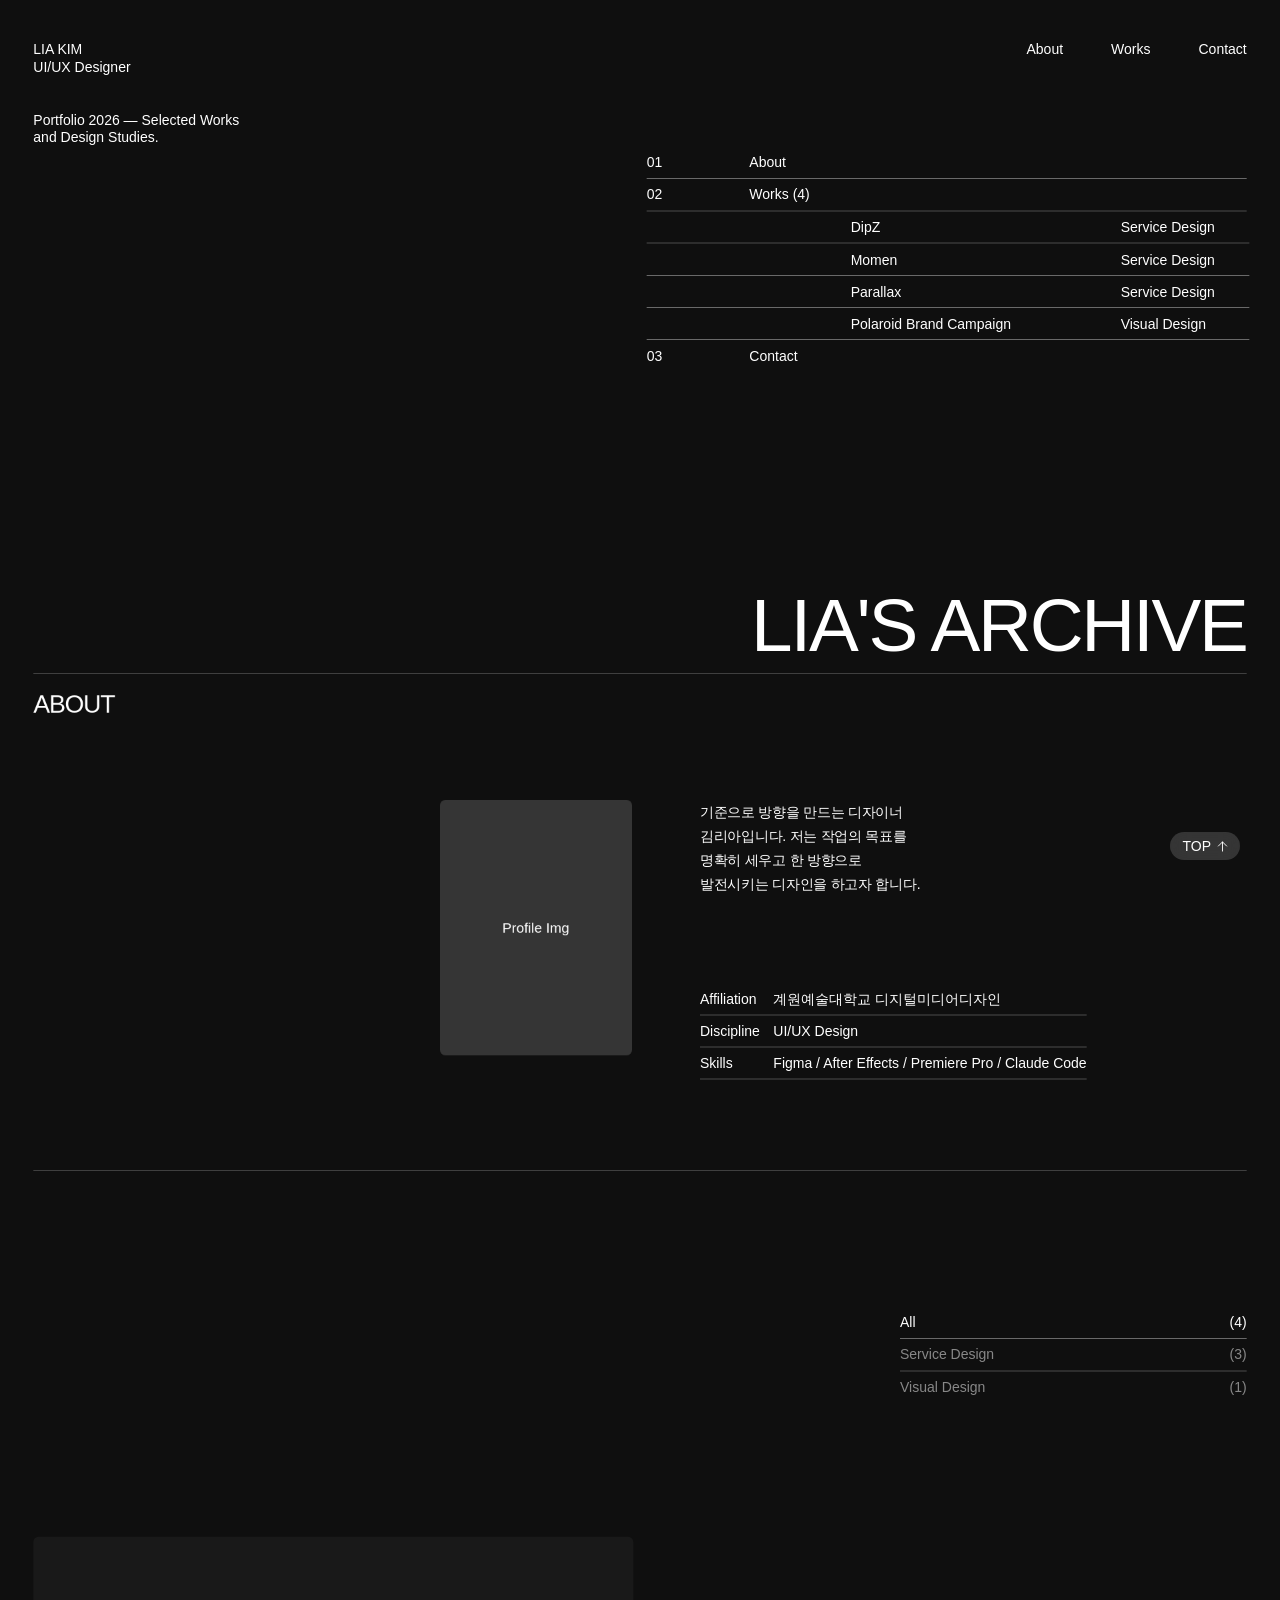
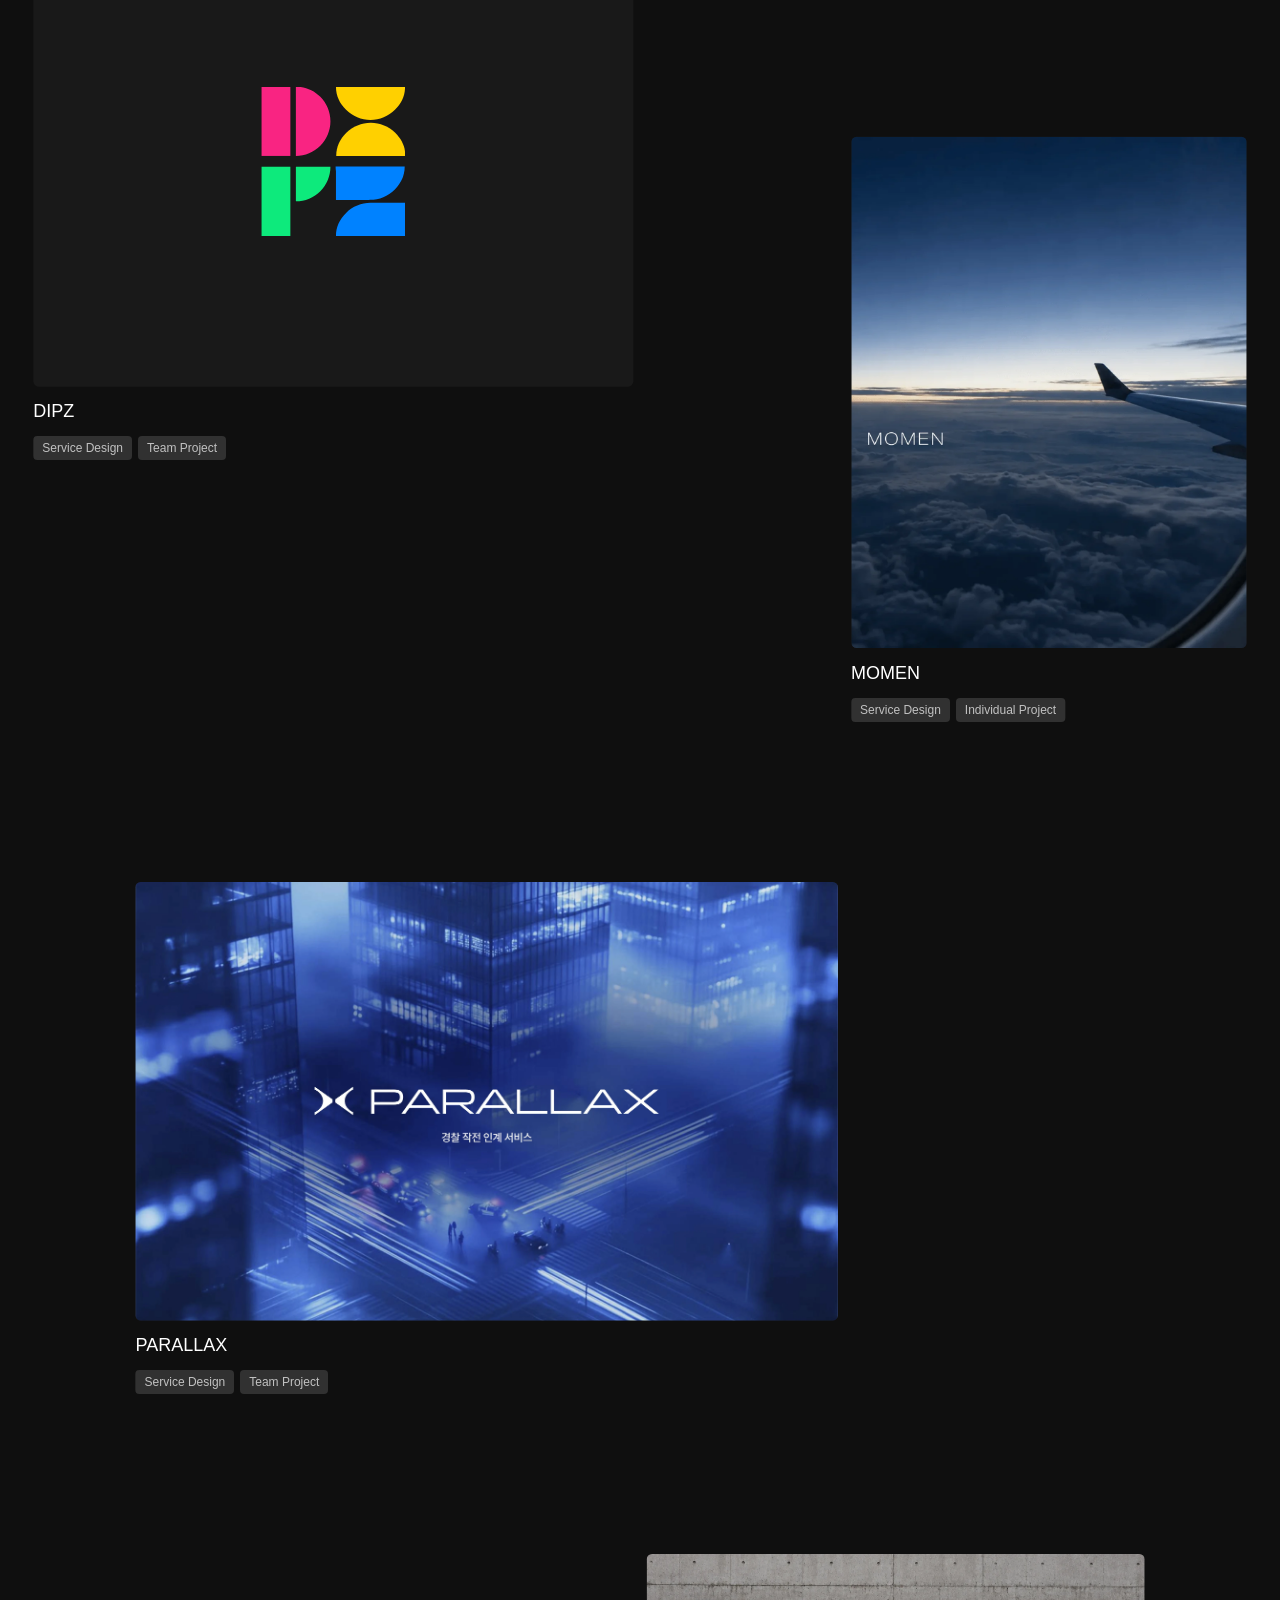
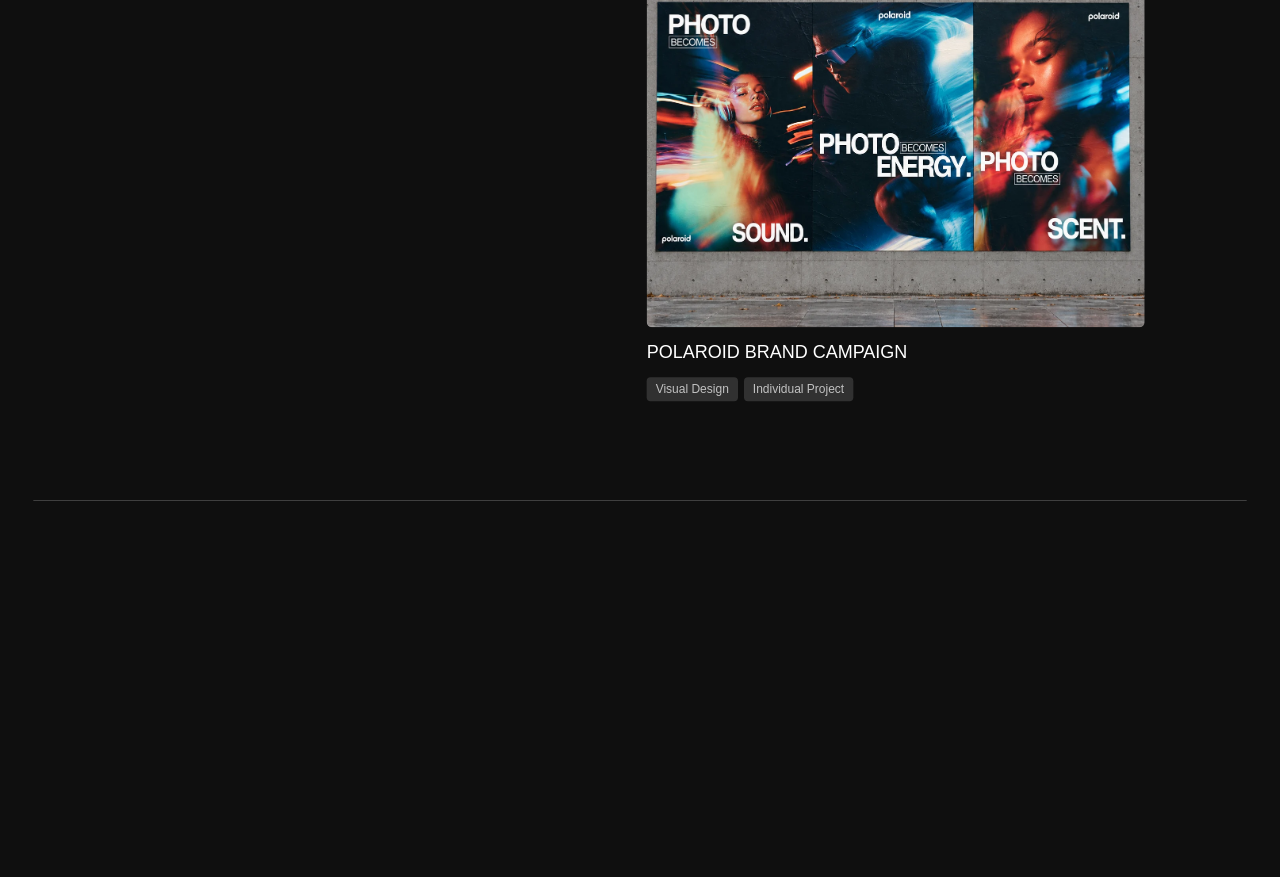
<file: index.html>
<!doctype html>
<html lang="ko">
  <head>
    <meta charset="UTF-8" />
    <meta name="viewport" content="width=device-width, initial-scale=1" />
    <title>Lia Kim — Portfolio 2026</title>
    <link rel="stylesheet" href="styles.css" />
  </head>
  <body>
    <header class="bar small-copy">
      <a class="bar__logo" href="#top">LIA KIM</a>
      <nav class="bar__nav" aria-label="Main">
        <a href="#about">About</a>
        <a href="#works">Works</a>
        <a href="#contact">Contact</a>
      </nav>
    </header>
    <main class="viewport" aria-label="Lia Kim Portfolio">
      <div class="site" data-node-id="454:1271">
        <div class="rule rule--hero" aria-hidden="true"></div>
        <div class="rule rule--works" aria-hidden="true"></div>
        <div class="rule rule--contact" aria-hidden="true"></div>
        <header id="top">
          <p class="identity small-copy">UI/UX Designer</p>
          <p class="edition small-copy">Portfolio 2026 — Selected Works<br />and Design Studies.</p>

          <nav class="index small-copy" aria-label="Portfolio index">
            <a class="index-row index-row--section" href="#about"><span>01</span><span>About</span></a>
            <a class="index-row index-row--section" href="#works"><span>02</span><span>Works (4)</span></a>
            <a class="index-row index-row--project" href="dipz.html"><span>DipZ</span><span>Service Design</span></a>
            <a class="index-row index-row--project" href="momen.html"><span>Momen</span><span>Service Design</span></a>
            <a class="index-row index-row--project" href="parallax.html"><span>Parallax</span><span>Service Design</span></a>
            <a class="index-row index-row--project" href="#project-polaroid"><span>Polaroid Brand Campaign</span><span>Visual Design</span></a>
            <a class="index-row index-row--section index-row--last" href="#contact"><span>03</span><span>Contact</span></a>
          </nav>

          <h1 class="display-title hero-title">LIA'S ARCHIVE</h1>
        </header>

        <section id="about" aria-labelledby="about-heading">
          <h2 id="about-heading" class="display-title about-title">ABOUT</h2>

          

          <div class="about-left">

            <p class="about-intro">
            기준으로 방향을 만드는 디자이너 김리아입니다. 저는 작업의 목표를 명확히 세우고 한 방향으로 발전시키는 디자인을 하고자 합니다.
          </p>

            <dl class="about-facts small-copy">
            <div><dt>Affiliation</dt><dd>계원예술대학교 디지털미디어디자인</dd></div>
            <div><dt>Discipline</dt><dd>UI/UX Design</dd></div>
            <div><dt>Skills</dt><dd>Figma / After Effects / Premiere Pro / Claude Code</dd></div>
          </dl>
          </div>

          <div class="profile-placeholder" role="img" aria-label="Profile image placeholder">
            <span>Profile Img</span>
          </div>

          

          
        </section>

        <section id="works" aria-labelledby="works-heading">
          <h2 id="works-heading" class="display-title works-title">WORKS</h2>

          <div class="works-body">
          <div class="works-filter small-copy" role="tablist" aria-label="Filter works">
            <button type="button" class="is-active" data-filter="all"><span>All</span><span>(4)</span></button>
            <button type="button" data-filter="service"><span>Service Design</span><span>(3)</span></button>
            <button type="button" data-filter="visual"><span>Visual Design</span><span>(1)</span></button>
          </div>

          <div class="works-grid">
            <a class="wcard2 slot-a" id="project-dipz" data-cat="service" href="dipz.html" aria-label="DIPZ, 2026">
              <span class="wthumb wthumb--mark"><img src="assets/dipz-mark.svg" alt="DipZ project mark" /></span>
              <span class="wmeta small-copy"><strong>DIPZ</strong><span class="wmeta__tags"><span>Service Design</span><span>Team Project</span></span></span>
            </a>
            <a class="wcard2 slot-c" id="project-parallax" data-cat="service" href="parallax.html" aria-label="PARALLAX, 2026">
              <span class="wthumb "><img src="assets/parallax-thumb.webp" alt="Parallax service design project" /></span>
              <span class="wmeta small-copy"><strong>PARALLAX</strong><span class="wmeta__tags"><span>Service Design</span><span>Team Project</span></span></span>
            </a>
            <a class="wcard2 slot-b" id="project-momen" data-cat="service" href="momen.html" aria-label="MOMEN, 2026">
              <span class="wthumb wthumb--momen"><img src="assets/momen.webp" alt="Momen service design project" /></span>
              <span class="wmeta small-copy"><strong>MOMEN</strong><span class="wmeta__tags"><span>Service Design</span><span>Individual Project</span></span></span>
            </a>
            <div class="wcard2 slot-d" id="project-polaroid" data-cat="visual">
              <span class="wthumb wthumb--polaroid"><img src="assets/polaroid.webp" alt="Polaroid brand campaign project" /></span>
              <span class="wmeta small-copy"><strong>POLAROID BRAND CAMPAIGN</strong><span class="wmeta__tags"><span>Visual Design</span><span>Individual Project</span></span></span>
            </div>
          </div>
          </div>
        </section>

        <section id="contact" aria-labelledby="contact-heading">
          <h2 id="contact-heading" class="display-title contact-title">CONTACT</h2>

          <address class="contact-list small-copy">
            <a href="mailto:liakim1804@gmail.com?subject=Portfolio%20Inquiry" aria-label="Send an email to Lia Kim"><span>Email</span><span>liakim1804@gmail.com</span></a>
            <a href="https://www.instagram.com/l.ia_14" target="_blank" rel="noreferrer"><span>Instagram</span><span>@l.ia_14</span></a>
            <a href="https://www.linkedin.com/in/lia-kim-347774440/" target="_blank" rel="noreferrer"><span>LinkedIn</span><span class="contact-action">Contact <img src="assets/arrow-up-right.svg" alt="" /></span></a>
          </address>

          <p class="copyright small-copy">©2026 LIA KIM</p>
        </section>
      </div>
    </main>

    <a class="to-top-fixed" href="#top" aria-label="맨 위로">TOP <svg class="ico" viewBox="0 0 12 12" width="11" height="11" aria-hidden="true"><path d="M6 11V1M1.5 5.5 6 1l4.5 4.5" fill="none" stroke="currentColor" stroke-width="1" stroke-linecap="round" stroke-linejoin="round"/></svg></a>

    <script src="script.js"></script>
  </body>
</html>
</file>
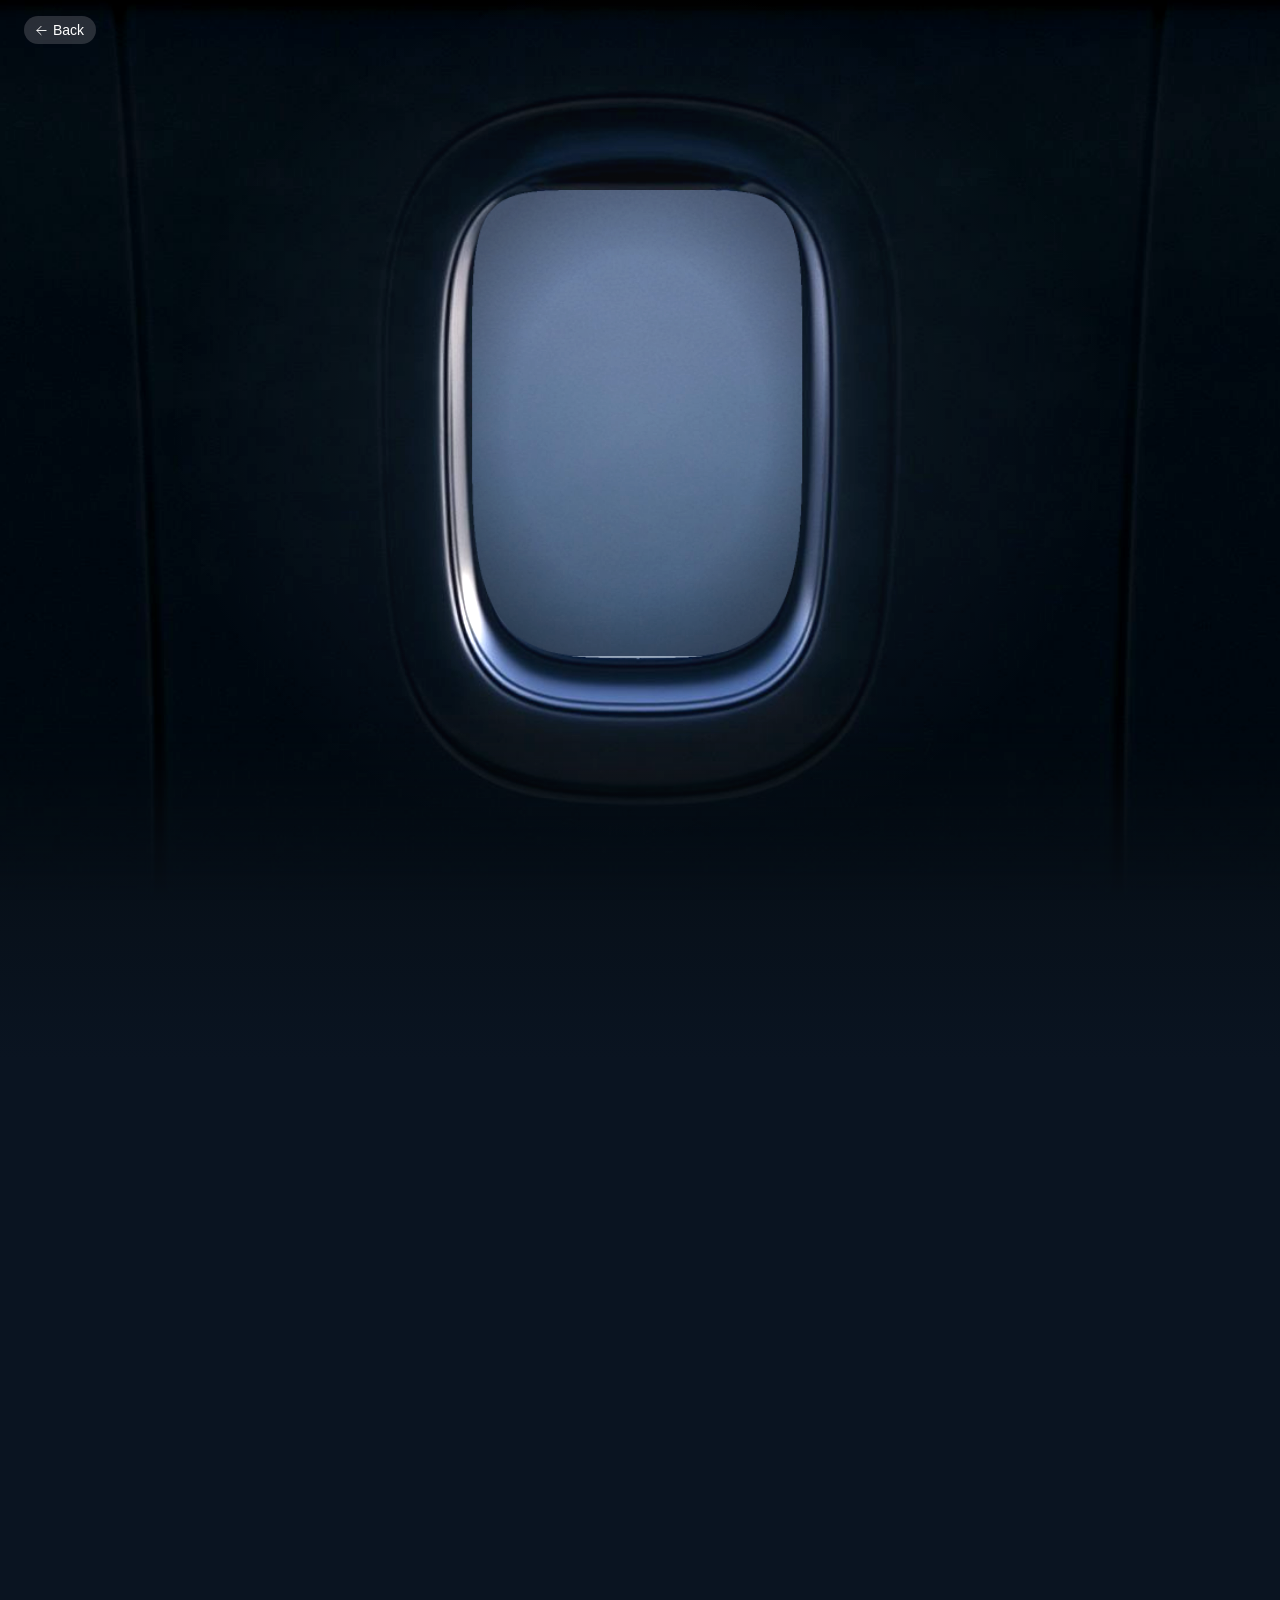
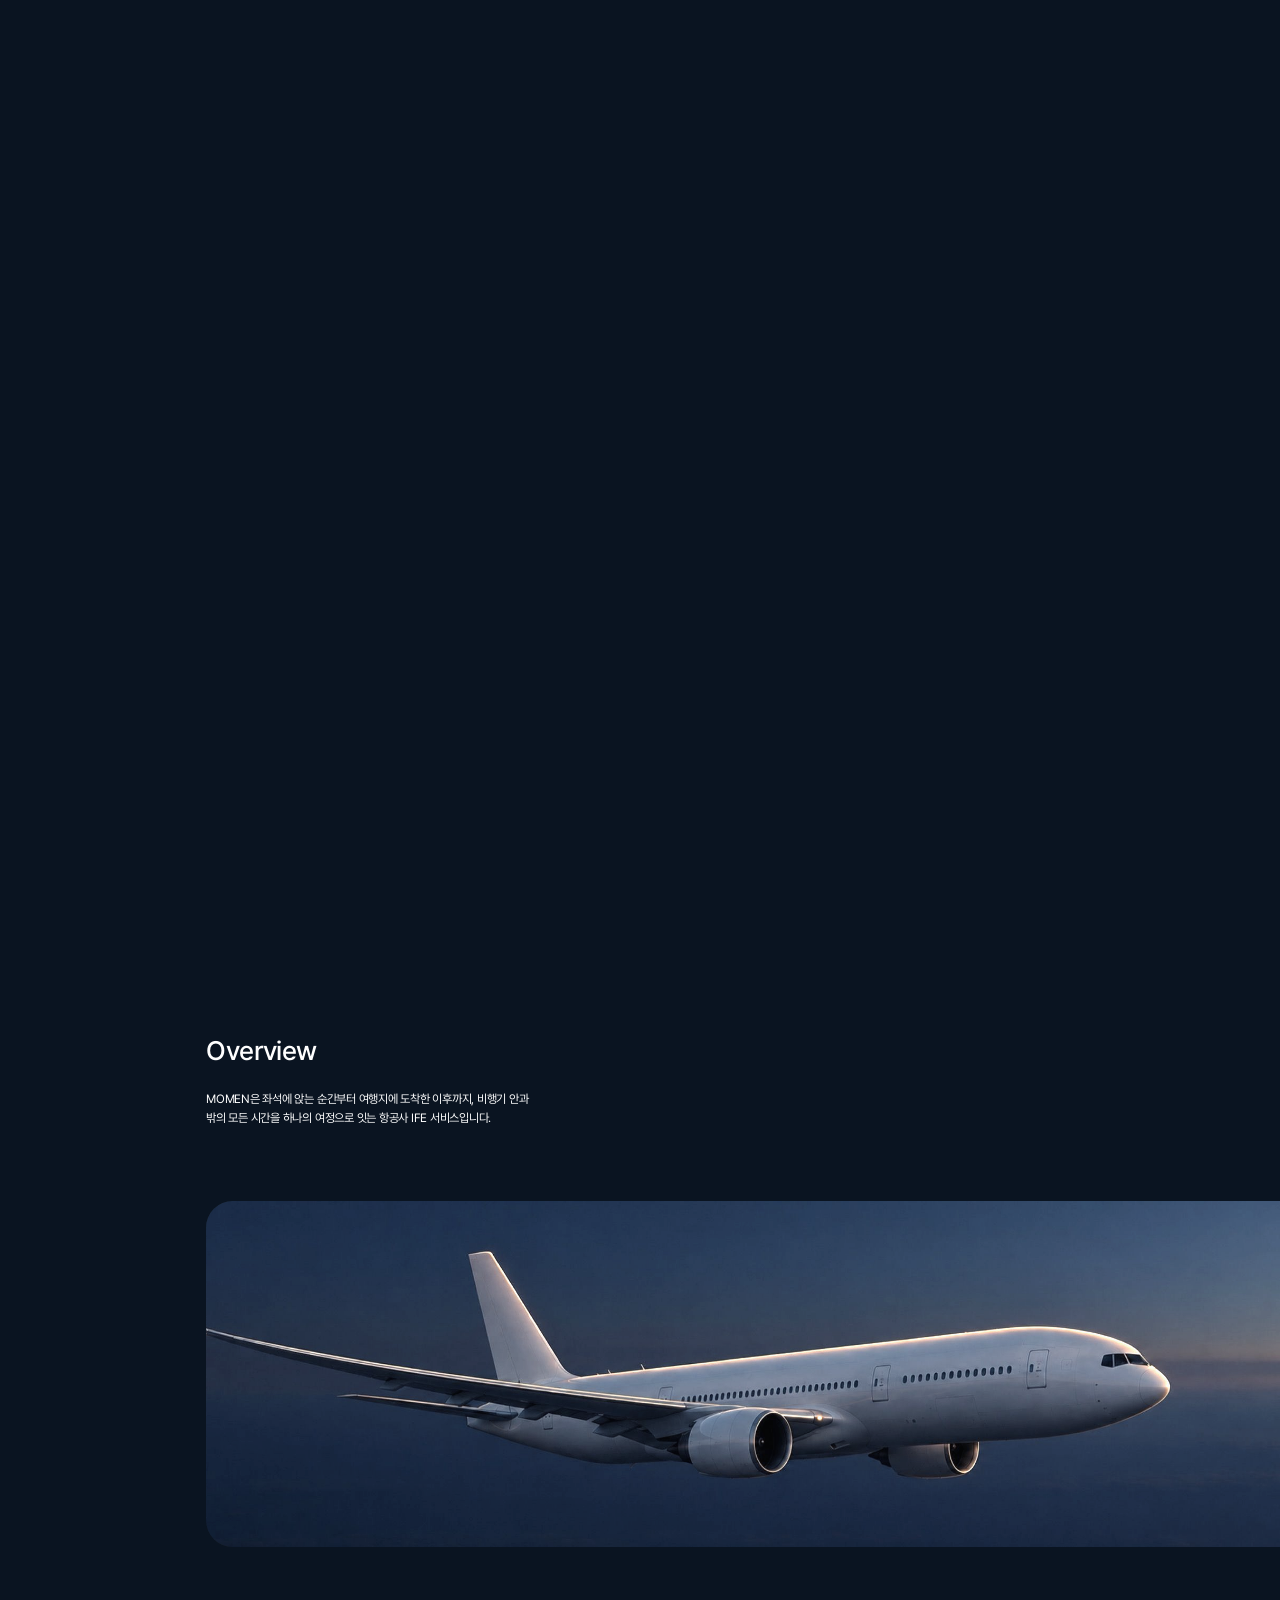
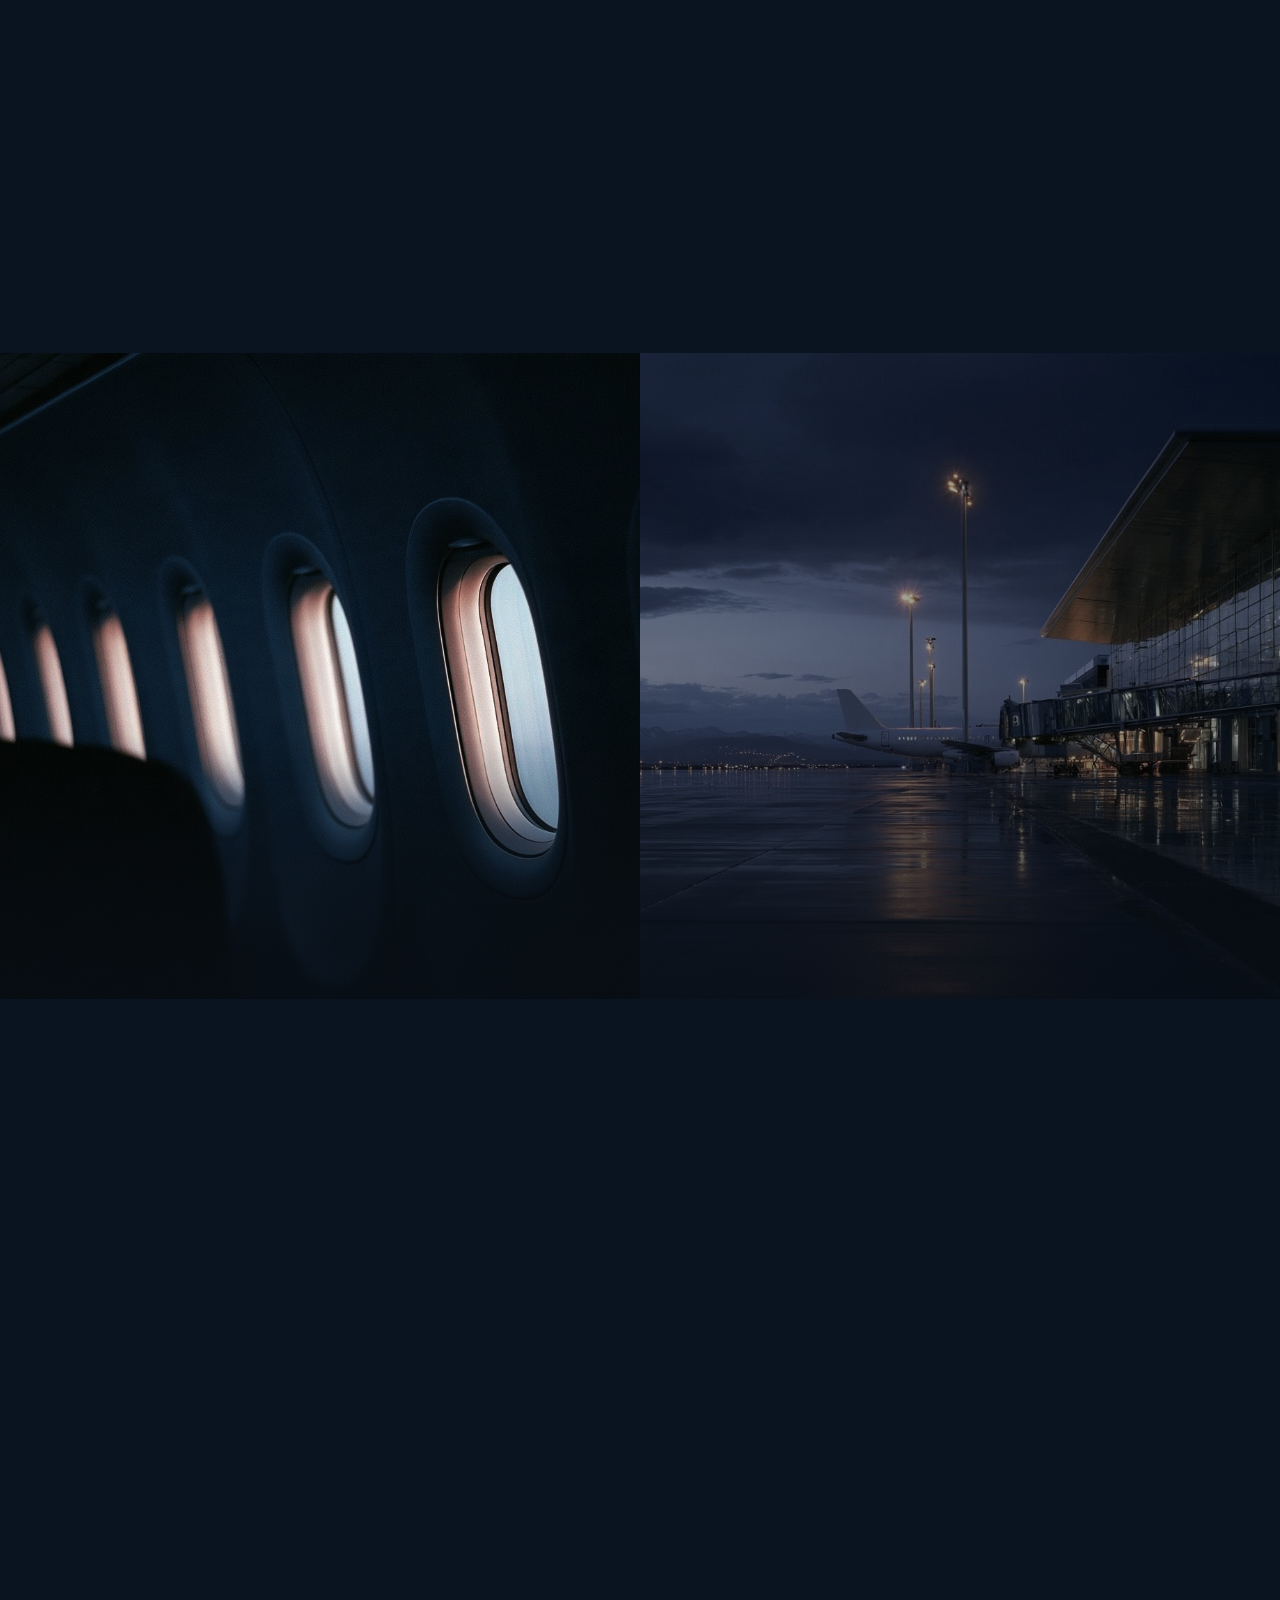
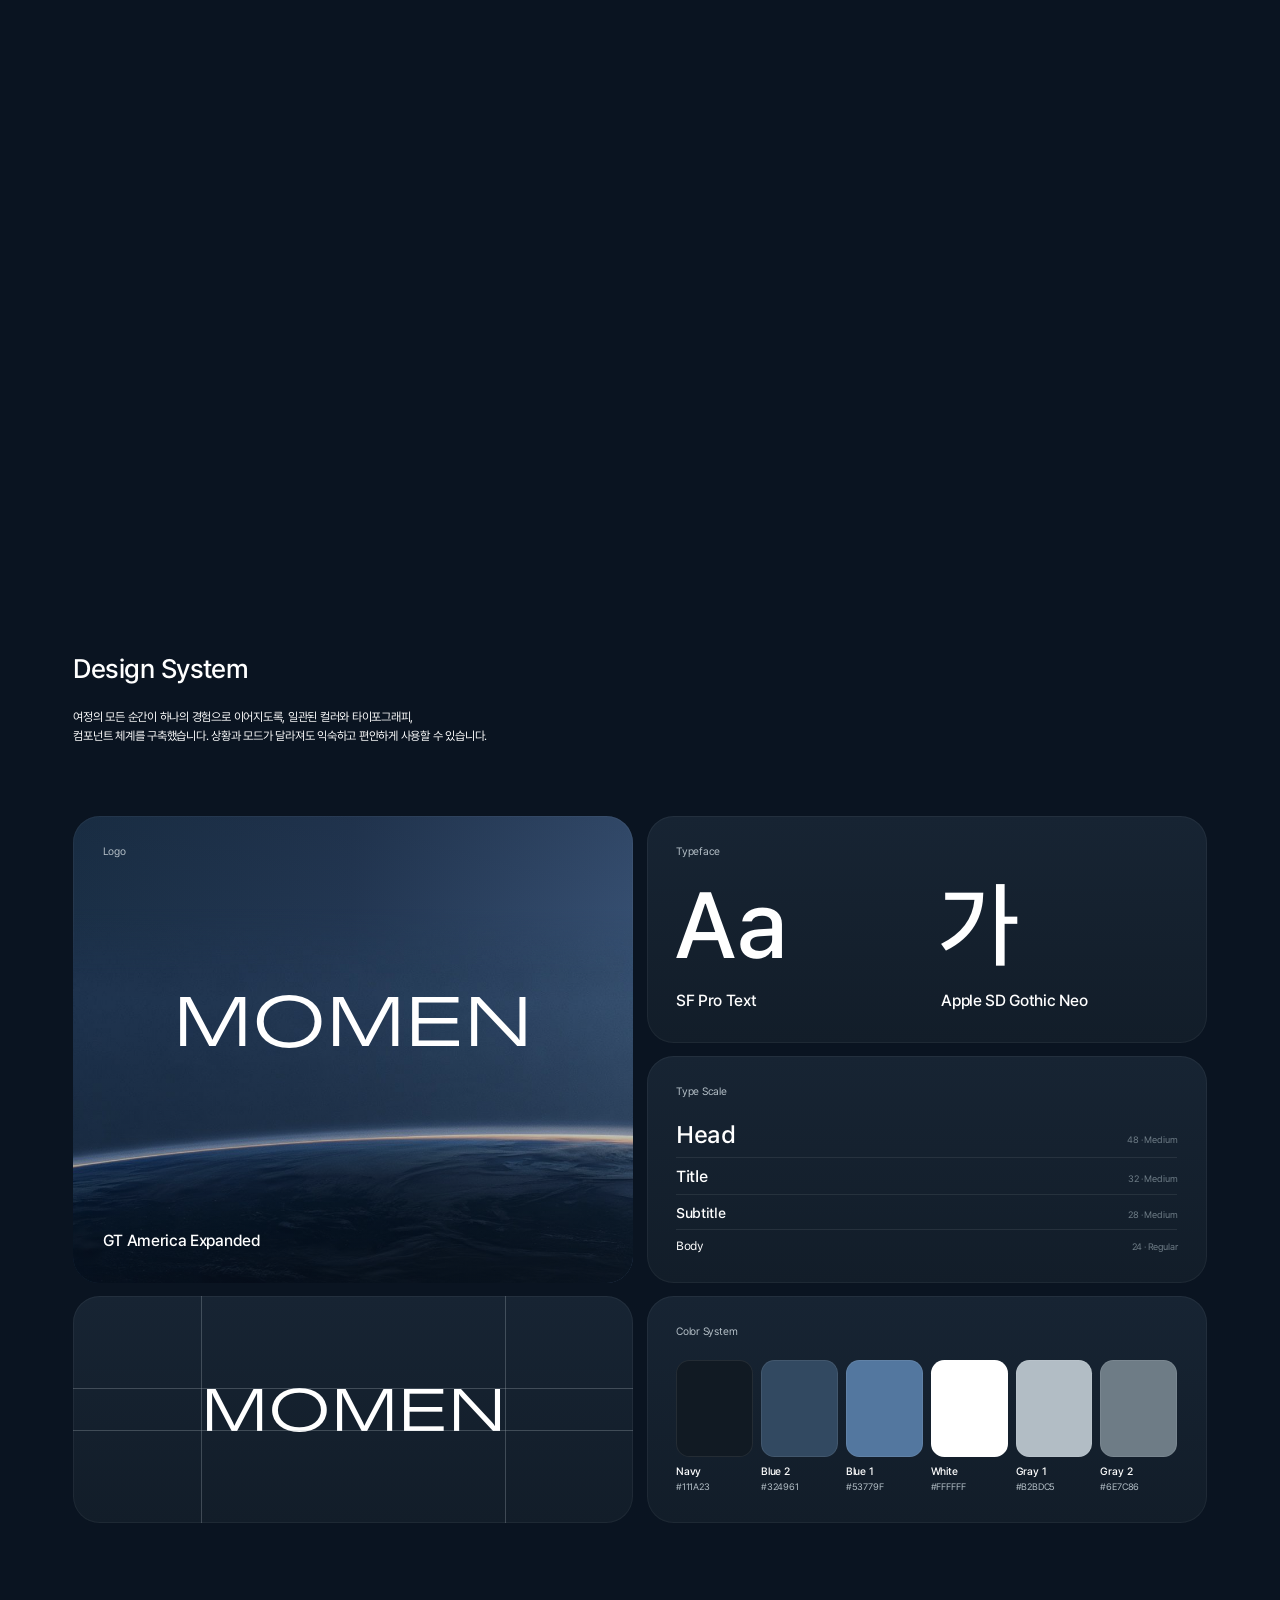
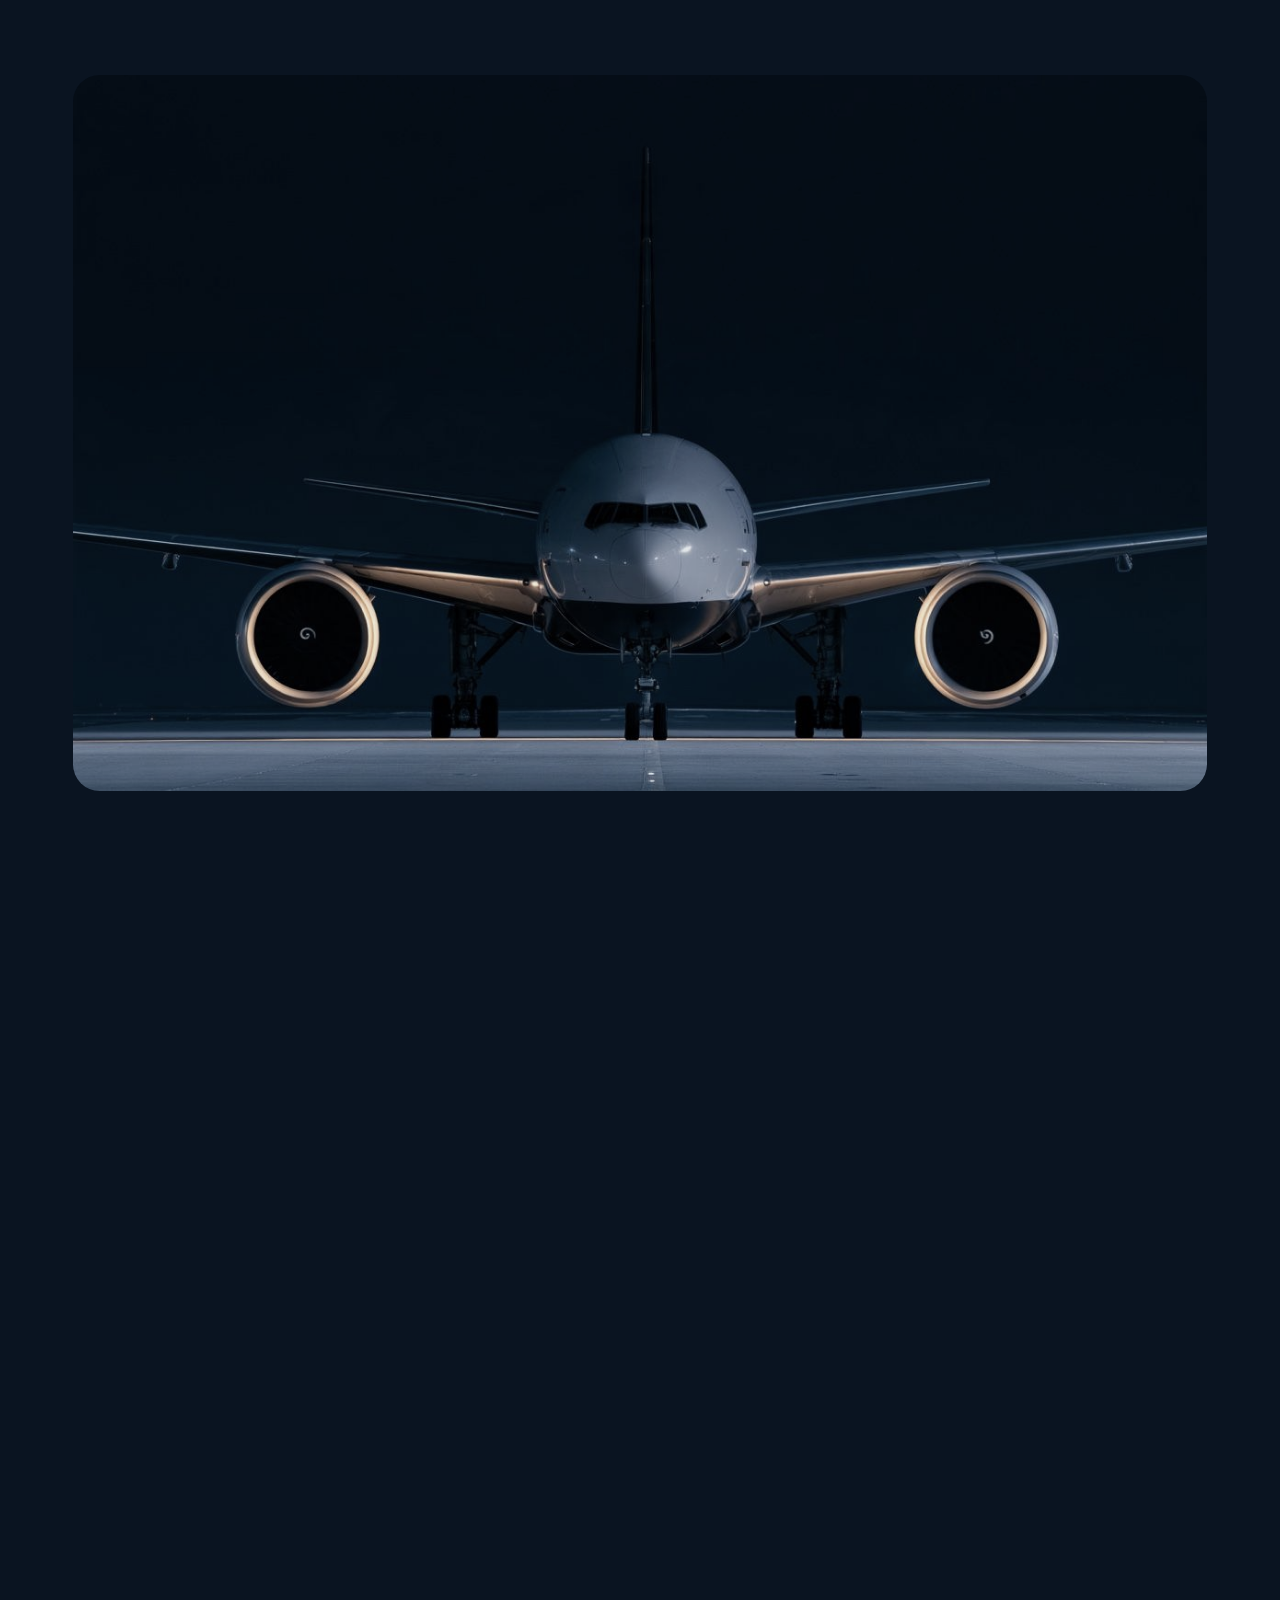
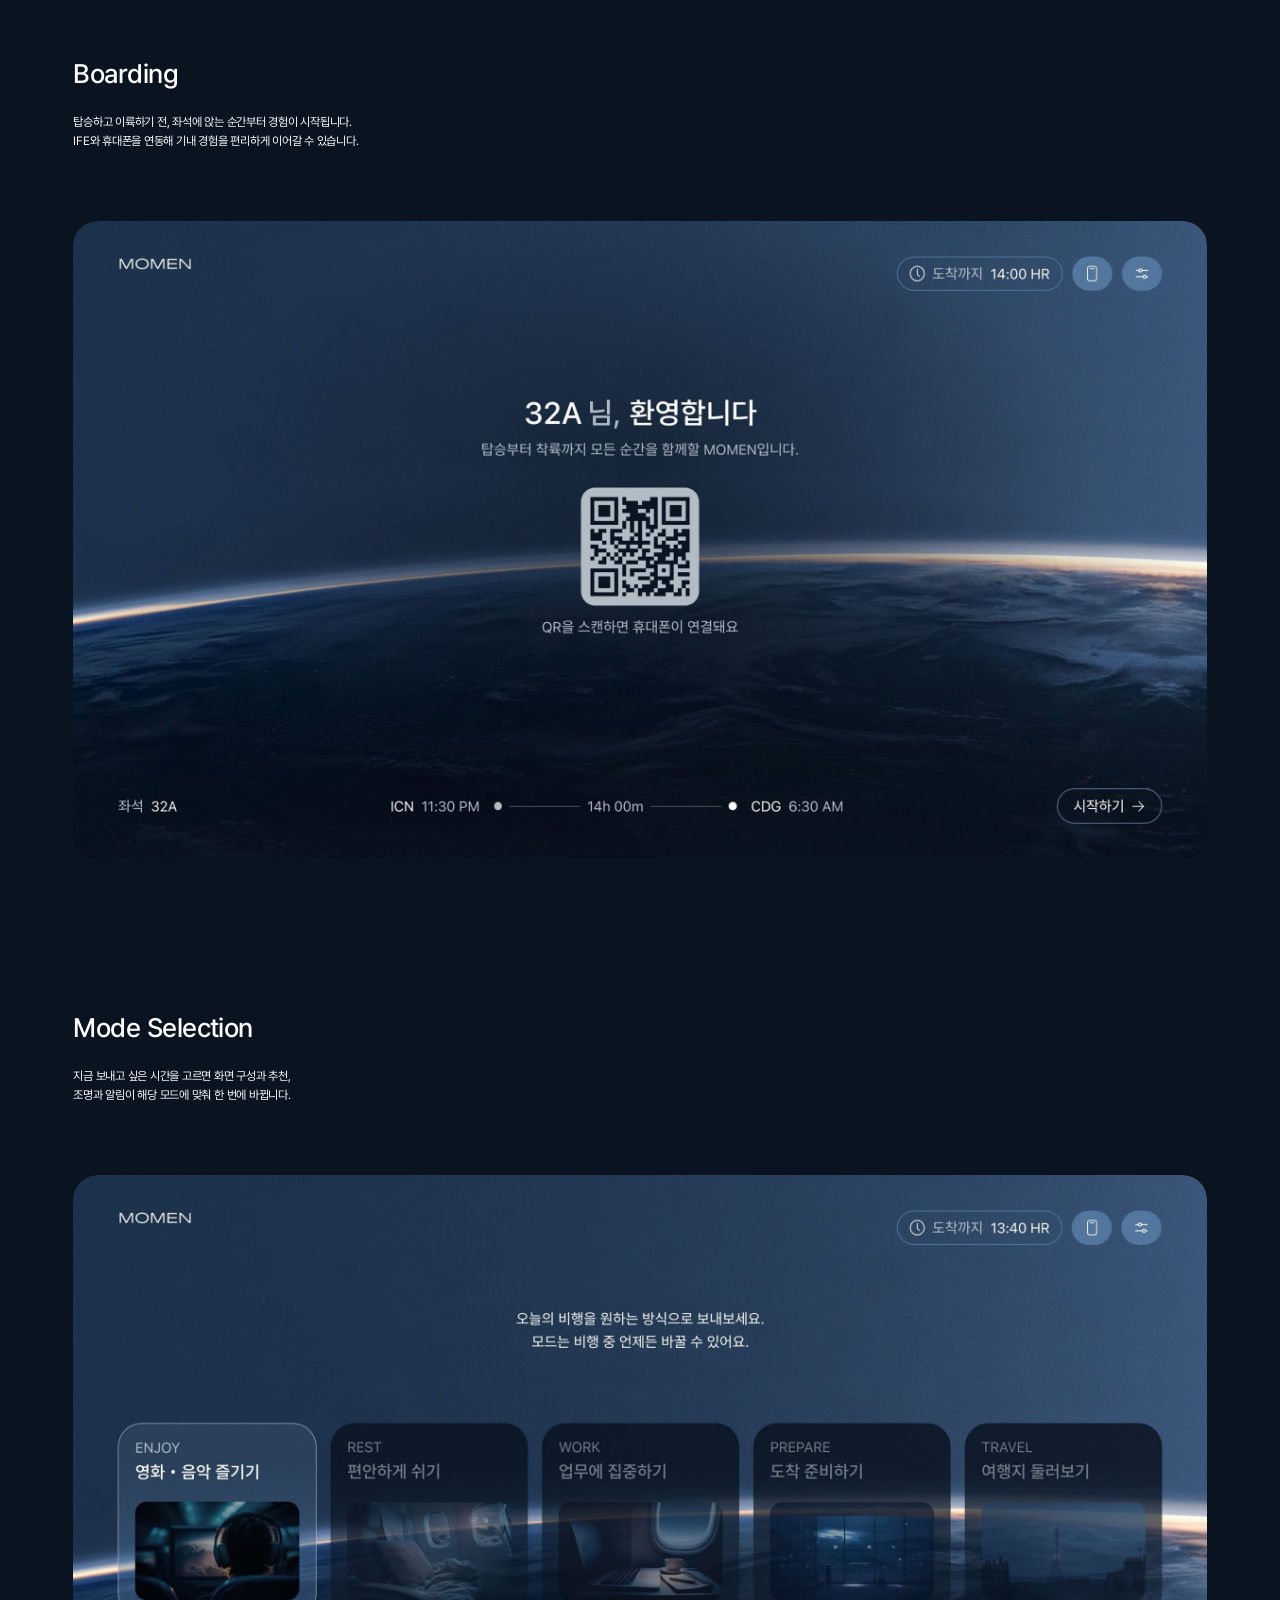
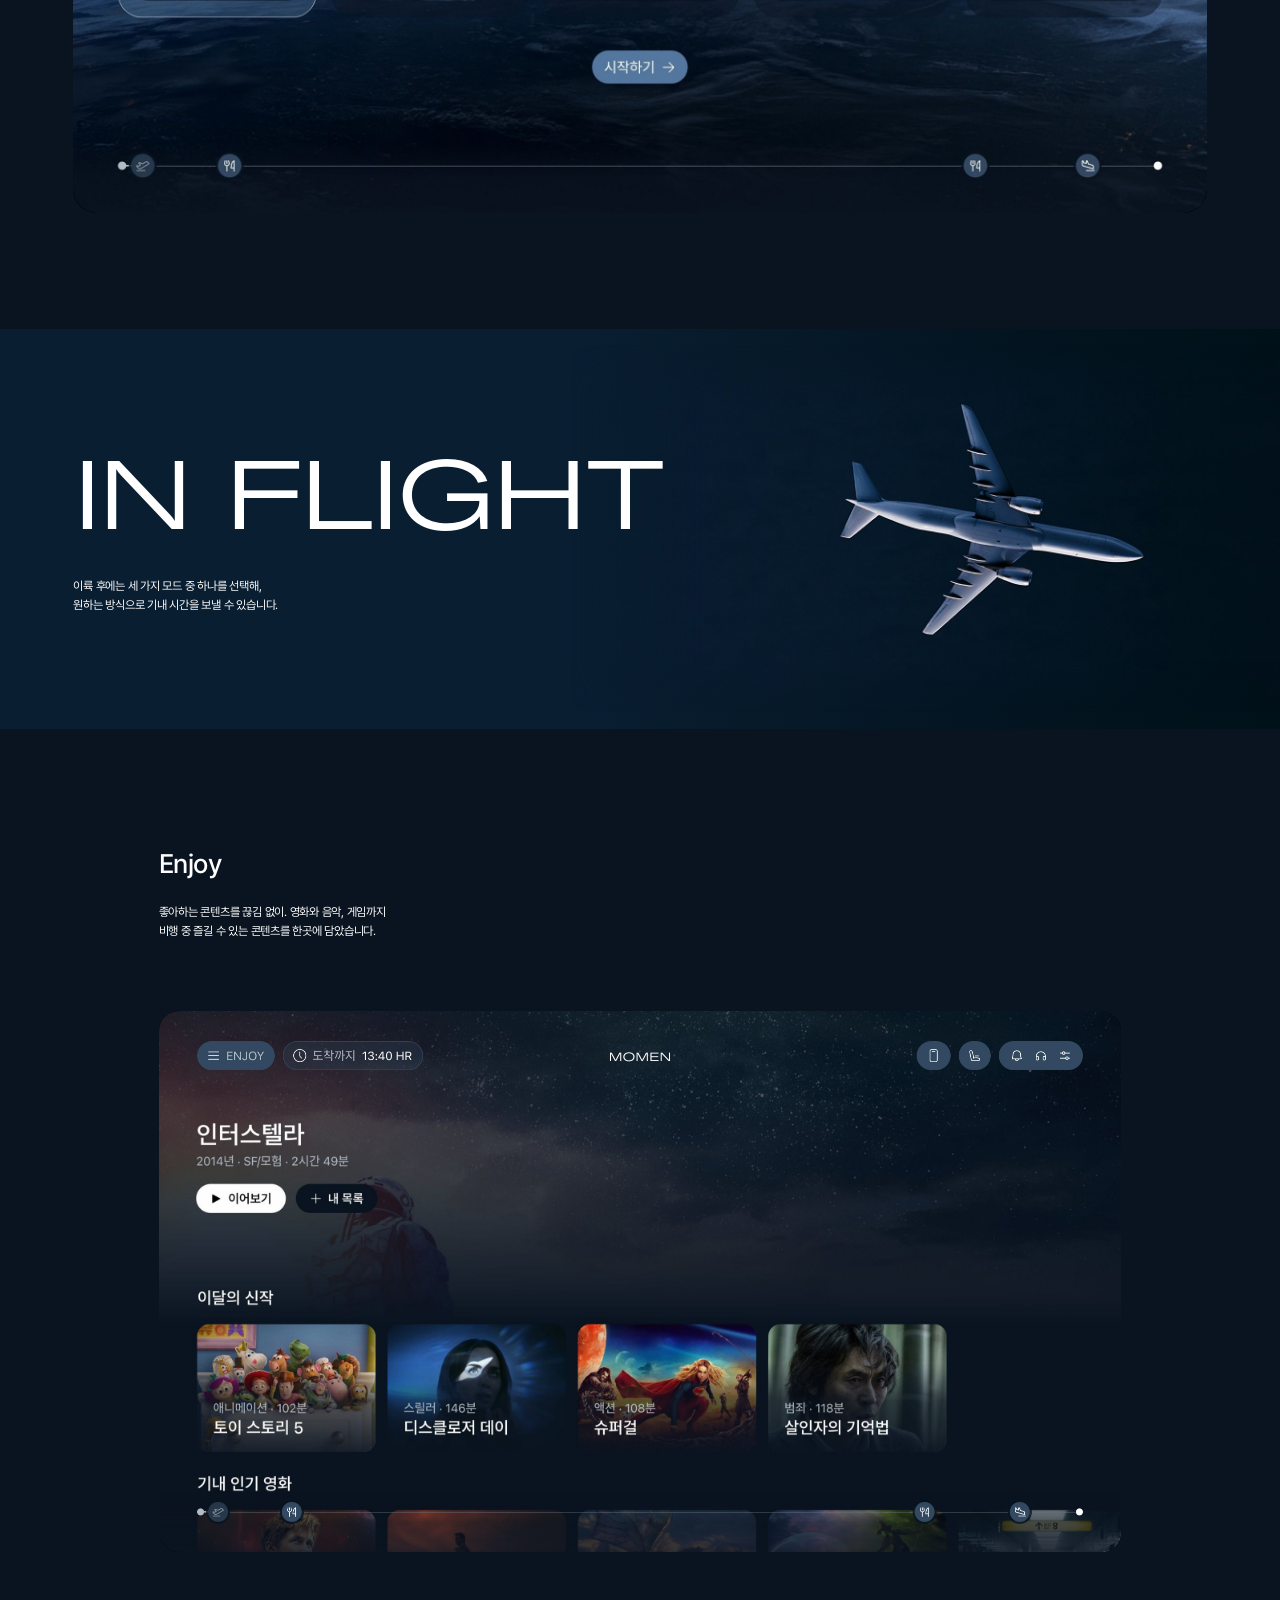
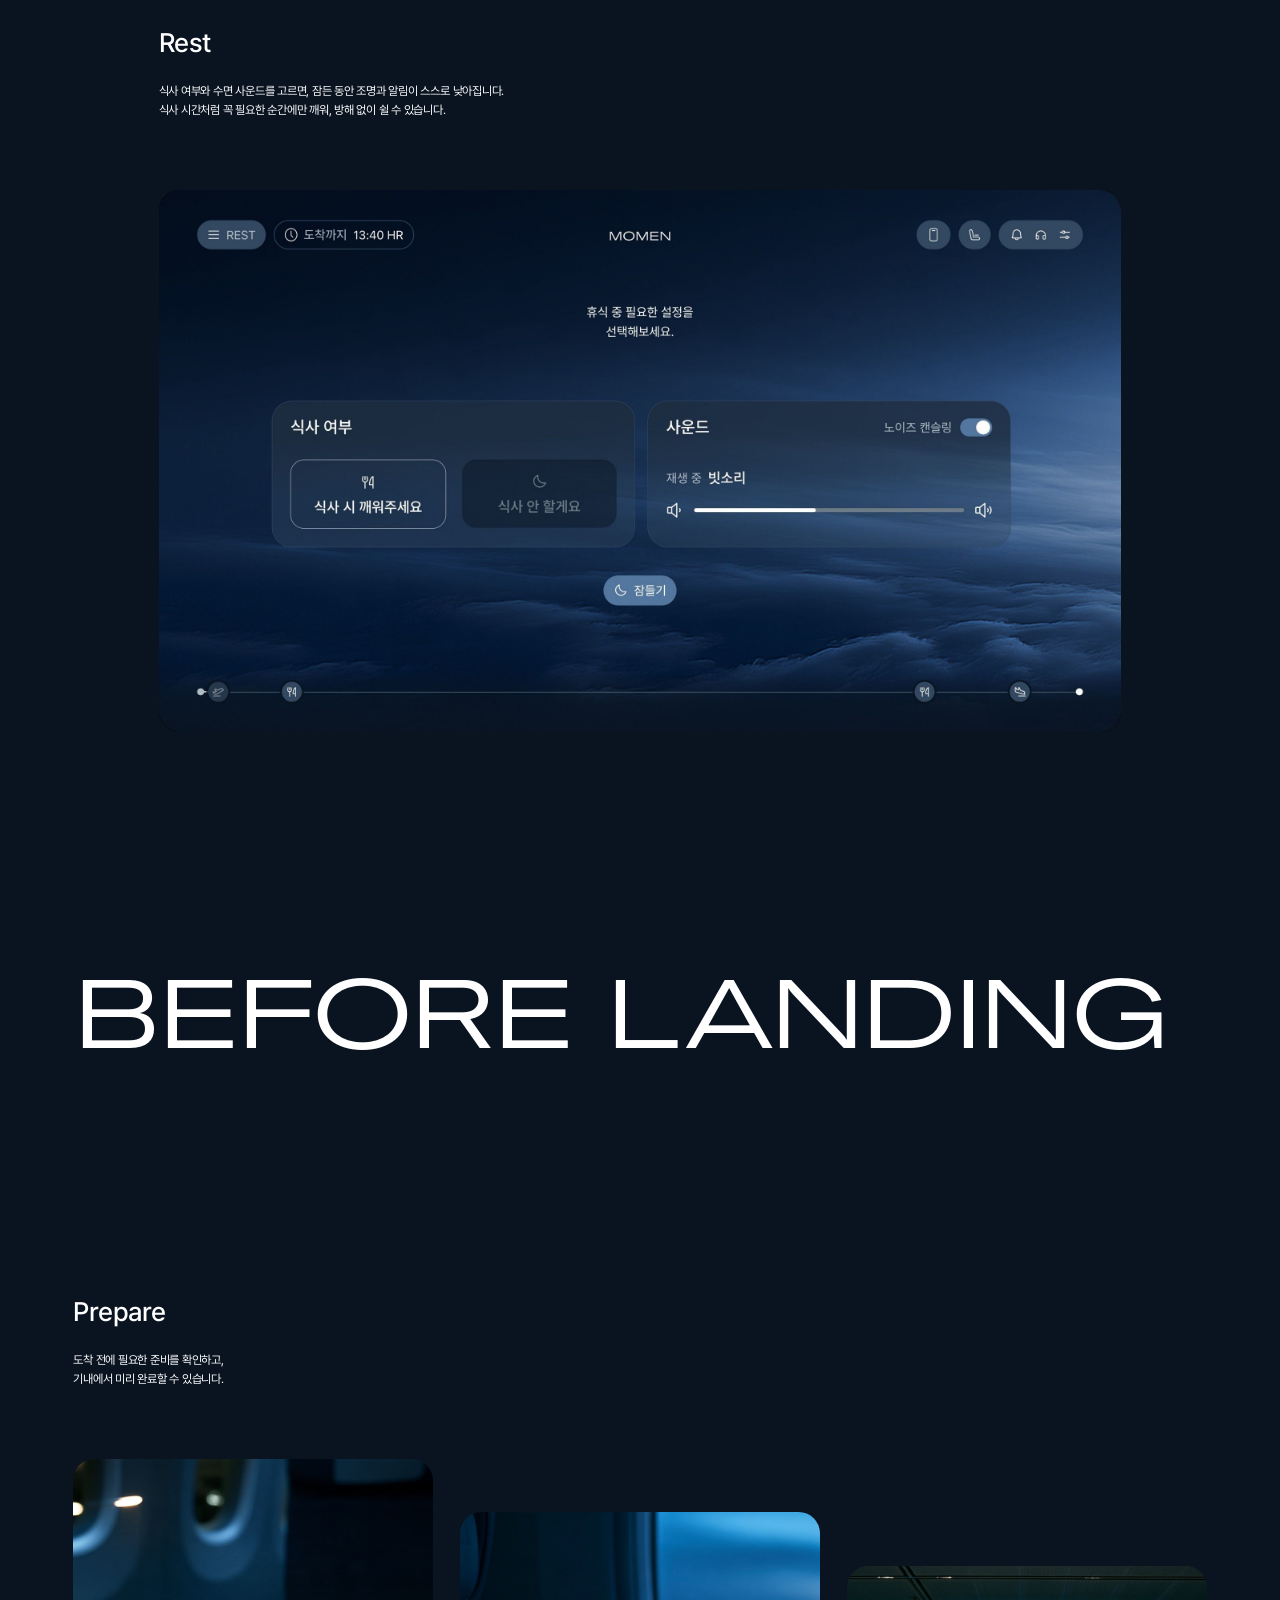
<file: momen-site/index.html>
<!doctype html>
<html lang="ko">
<head>
<meta charset="utf-8">
<meta name="viewport" content="width=device-width, initial-scale=1">
<title>MOMEN — IN TO OUT Journey</title>
<link rel="icon" href="data:,">
<link rel="preload" href="fonts/Pretendard-Regular.woff2" as="font" type="font/woff2" crossorigin>
<link rel="preload" href="fonts/Pretendard-Medium.woff2" as="font" type="font/woff2" crossorigin>
<link rel="preload" href="fonts/GT-America-Expanded-Regular.woff2" as="font" type="font/woff2" crossorigin>
<style>
  /* Figma 「Slide 16:9 - 4」(173:2101) 1920 × 12400 그대로.
     1 디자인 px = var(--u) — 화면 폭에 비례해 시안과 같은 비율로 그린다 */
  @font-face { font-family: "Pretendard"; src: url("fonts/Pretendard-Regular.woff2") format("woff2"); font-display: swap; font-weight: 400; }
  @font-face { font-family: "Pretendard"; src: url("fonts/Pretendard-Medium.woff2") format("woff2"); font-display: swap; font-weight: 500; }
  @font-face { font-family: "GT America Expanded"; src: url("fonts/GT-America-Expanded-Regular.woff2") format("woff2"); font-display: swap; font-weight: 400; }
  /* IFE 화면 서체 — 디자인 시스템 카드에서 견본으로 */
  @font-face { font-family: "SF Pro Text"; src: url("fonts/SF-Pro-Text-Regular.woff2") format("woff2"); font-display: swap; font-weight: 400; }
  @font-face { font-family: "SF Pro Text"; src: url("fonts/SF-Pro-Text-Medium.woff2") format("woff2"); font-display: swap; font-weight: 500; }

  :root { --u: calc(100vw / 1920);
    /* Rest + BEFORE LANDING 섹션(Prepare + Travel, 끝 12791)이 들어가며 Design System 이하가 밀린 양 — 후속 위치 계산에 같이 쓴다 */
    --shift: calc(4855.25 * var(--u)); }
  * { box-sizing: border-box; margin: 0; padding: 0; }
  html, body { background: #0a1421; }
  body {
    color: #fff;
    font-family: "Pretendard", sans-serif;
    -webkit-font-smoothing: antialiased; -moz-osx-font-smoothing: grayscale;
    overflow-x: hidden;
   letter-spacing: -0.02em; }
  /* 전체 높이 = 디자인 시스템 벤토 끝(9570.75 + 묶음 위치 · 히어로 220vh · 이륙 이미지 560vh · ENJOY 160vh) + 아래 여백 228.
     = 890vh + (9570.75 − 415 − 309.5 + 228) + 이동량 */
  .page { position: relative; width: 100%; height: calc(1010vh + 14894 * var(--u)); }   /* 마지막 지구 트랙 끝 */

  /* 히어로 — 처음엔 창문 블라인드가 닫혀 있고, 스크롤하면 블라인드가 위로 걷히며 창밖이 드러난다.
     .hero(길) = 무대 높이 + 스크롤 120vh. 무대(.stage)는 길 안에서 화면 위에 붙어 있다.
     창문(원본 틀 455–895 × 205–810, 가운데 675, 507.5)은 첫 화면 정가운데. --s = 원본 1px 의 화면 크기 */
  .hero { left: 0; top: 0; width: 100%; height: calc(100vh + 240 * var(--u) + 120vh); }
  .stage { --s: max(calc(100vw / 1338), calc(100vh / 777)); --p: 0; --o: 0;   /* --o 블라인드 열림 0→1 */
    position: sticky; top: 0; width: 100%; height: calc(100vh + 240 * var(--u)); overflow: hidden;
    background: linear-gradient(180deg, #050c12 0%, #050c12 70%, #0a1421 100%); }
  /* 사진 묶음 — 열린 창(바탕) · 닫힌 블라인드(유리 모양으로만) · 창에서 번지는 빛. 아래쪽은 벽색으로 스며든다 */
  .photo-stack { position: absolute; left: calc(50% - 675 * var(--s)); top: calc(50vh - 507.5 * var(--s)); width: calc(1344 * var(--s)); height: calc(896 * var(--s));
    transform: scale(calc(1 + var(--p) * .035)); transform-origin: 50.2% 56.6%;
    -webkit-mask-image: linear-gradient(180deg, #000 82%, transparent 100%); mask-image: linear-gradient(180deg, #000 82%, transparent 100%); }
  .photo-stack > img, .glass { position: absolute; inset: 0; width: 100%; height: 100%; }
  .photo-stack > img { filter: brightness(1.18) contrast(1.04); }   /* 기존보다 한 단계 밝게 */
  /* 유리 모양 마스크(원본에서 열린 · 닫힌 사진 차이로 뽑아 맞춘 모양) — 유리 밖으로는 블라인드가 보이지 않는다 */
  /* 마스크는 페이지 안에 직접(--glass-mask, 맨 아래) — 로컬 파일(file://)로 열면 Chrome 이 마스크 이미지 파일을 막는다 */
  .glass { -webkit-mask: var(--glass-mask) 0 0 / 100% 100% no-repeat; mask: var(--glass-mask) 0 0 / 100% 100% no-repeat; }
  /* 블라인드 — 유리를 덮는 네모난 판(원본 530–815 × 283–687). 닫힌 사진(Midjourney)의 블라인드 면을 판 크기로 펴서 쓰고,
     열림만큼 제 높이를 위 하우징 속으로 올라간다. 아래 끝은 곧은 선 */
  .shade { position: absolute; left: calc(530 / 1344 * 100%); top: calc(283 / 896 * 100%); width: calc(286 / 1344 * 100%); height: calc(405 / 896 * 100%);
    background: url("img/hero-shade.jpg") 0 0 / 100% 100%; filter: brightness(1.18) contrast(1.04);
    transform: translateY(calc(var(--o) * -100%)); will-change: transform; }
  /* 블라인드 아래 끝 — 밝은 테두리와 그 아래 창밖으로 지는 옅은 그림자 */
  .shade::after { content: ""; position: absolute; left: 0; right: 0; top: 100%; height: 14px; margin-top: -3px;
    background: linear-gradient(180deg, rgba(200,214,232,.7) 0, rgba(200,214,232,.7) 2px, rgba(0,0,0,.4) 3px, rgba(0,0,0,0) 100%); }
  /* 유리 둘레 그늘 — 블라인드든 창밖이든 둥근 유리 안에 있는 것처럼 */
  .glass::after { content: ""; position: absolute; left: calc(530 / 1344 * 100%); top: calc(283 / 896 * 100%); width: calc(286 / 1344 * 100%); height: calc(405 / 896 * 100%);
    background: radial-gradient(ellipse 62% 58% at 50% 50%, rgba(0,0,0,0) 62%, rgba(0,0,0,.32) 100%); pointer-events: none; }
  /* 창에서 번지는 빛 — 닫혀 있을 땐 은은하게, 열릴수록 창 둘레 벽까지 밝힌다 */
  .spill { position: absolute; inset: 0; pointer-events: none; mix-blend-mode: screen;
    background: radial-gradient(ellipse 30% 42% at 50.2% 54%, rgba(150,172,212,.42) 0%, rgba(110,135,180,.18) 45%, rgba(110,135,180,0) 100%);
    opacity: calc(.45 + var(--o) * .55); }
  /* 워드마크 — 히어로 아래로 따로. 화면 폭에 꽉 차게 크게(260), 스크롤하면 흩어져 있던 글자가 한 자씩 모여 실제 로고(자간 0)가 된다 */
  .wordmark { left: 0; top: calc(220vh + (240 + 80) * var(--u));   /* 히어로에 붙듯 80 */
    width: 100%; height: calc(260 * var(--u)); text-align: center;
    font-family: "GT America Expanded", sans-serif; font-weight: 400; font-size: calc(260 * var(--u)); line-height: 1; white-space: nowrap;
    --ls: 0; letter-spacing: calc(var(--ls) * 1em); }
  .wordmark span { display: inline-block; will-change: transform, opacity, filter; }
  /* 히어로 끝(100vh + 240, 스크롤 120vh 뒤) + 80 · 워드마크 260 · 400 에서 In to Out Journey — 아래 묶음은 시안 숫자 그대로(1395 → …) */
  .flow { left: 0; top: calc(220vh + (240 + 80 + 260 + 400 - 1395) * var(--u)); width: 100%; bottom: 0; }
  .abs { position: absolute; }
  /* 마지막 지구 — 이륙 이미지와 같은 카드 → 화면 가득 */
  .photo-track.end-track { top: calc((12997 + 537.5) * var(--u) + 110vh); height: 170vh; }
  .photo.end-photo img { filter: none; object-position: 50% 62%; }
  .end-cta { position: absolute; left: 50%; top: 42%; transform: translate(-50%, -50%); z-index: 1; display: flex; flex-direction: column; align-items: center; gap: calc(48 * var(--u));
    opacity: clamp(0, calc(var(--p) * 2.5 - 1.5), 1); }
  .end-mark { font-family: "GT America Expanded", sans-serif; font-weight: 400; font-size: calc(104 * var(--u)); line-height: 1; letter-spacing: 0; white-space: nowrap; }
  .cta-btn { display: inline-flex; align-items: center; gap: calc(12 * var(--u)); padding: calc(18 * var(--u)) calc(32 * var(--u)); border-radius: 100px; background: #fff; color: #111a23;
    font-weight: 500; font-size: calc(20 * var(--u)); letter-spacing: calc(-0.4 * var(--u)); text-decoration: none; pointer-events: auto; transition: transform .3s ease, box-shadow .3s ease; }
  .cta-btn svg { width: calc(20 * var(--u)); height: calc(20 * var(--u)); fill: none; stroke: currentColor; stroke-width: 1.8; }
  .cta-btn:hover { transform: translateY(-2px); box-shadow: 0 12px 30px -10px rgba(0,0,0,.5); }
  /* 상단 비행 타임라인 — 화면 위 고정, 좌우 본문 여백 110. 눈에 띄지 않게 얇고 옅게 */
  .ftop { position: fixed; left: calc(110 * var(--u)); right: calc(110 * var(--u)); top: 22px; z-index: 50; pointer-events: none;
    opacity: 0; transition: opacity .6s ease; mix-blend-mode: normal; }
  .ftop.show { opacity: 1; }
  /* 뒤 콘텐츠와 겹쳐도 읽히게 — 화면 위쪽에 옅은 남색 그라디언트 */
  .ftop::before { content: ""; position: fixed; left: 0; right: 0; top: 0; height: 72px; z-index: -1; pointer-events: none;
    background: linear-gradient(180deg, rgba(10,20,33,.85) 0%, rgba(10,20,33,.55) 50%, rgba(10,20,33,0) 100%); }
  .ftop__line { position: relative; height: 1px; background: rgba(255,255,255,.14); }
  .ftop__fill { position: absolute; left: 0; top: 0; bottom: 0; width: calc(var(--f, 0) * 100%); background: rgba(255,255,255,.55); }
  .ftop__plane { position: absolute; top: 50%; left: calc(var(--f, 0) * 100%); width: 12px; height: 12px; margin: -6px 0 0 -6px; fill: #fff; transform: rotate(90deg); z-index: 1; }   /* 진행 위치 — 작은 비행기 */
  .ftop ol { list-style: none; position: relative; height: 0; }
  .ftop li { position: absolute; top: 0; padding-top: 12px; font-size: 10px; line-height: 1; letter-spacing: -0.02em; color: rgba(178,189,197,.45); white-space: nowrap; transition: color .4s ease; }
  .ftop li::before { content: ""; position: absolute; top: -3px; width: 5px; height: 5px; border-radius: 50%; background: #3a4654; transition: background .4s ease; }
  .ftop li:nth-child(1) { left: 0; } .ftop li:nth-child(1)::before { left: 0; }
  .ftop li:nth-child(2) { left: 50%; transform: translateX(-50%); } .ftop li:nth-child(2)::before { left: 50%; margin-left: -2.5px; }
  .ftop li:nth-child(3) { right: 0; } .ftop li:nth-child(3)::before { right: 0; }
  .ftop li.on { color: rgba(255,255,255,.8); } .ftop li.on::before { background: #fff; }
  /* Enjoy 와 같은 폭 — 왼쪽 238, 1444 × 812.25, 모서리 30.08 */
  .ife.enjoy-w { left: calc(238 * var(--u)); width: calc(1444 * var(--u)); border-radius: calc(40 * 1444 / 1920 * var(--u)); }
  .phase-desc.on-photo-desc { position: absolute; top: calc((130 + 196) * var(--u)); z-index: 1;   /* IN FLIGHT 처럼 제목 위쪽에서 196 */
    opacity: clamp(0, calc(var(--p) * 2.5 - 1.7), 1); transform: translateY(calc((1 - clamp(0, calc(var(--p) * 2.5 - 1.7), 1)) * 24 * var(--u))); }
  /* BEFORE TAKEOFF — 이륙 이미지 안 위쪽 빈 하늘(왼쪽 110 · 위 130, 아래는 엔진이 있어 피한다). 이미지가 펼쳐질수록 떠오른다 */
  .phase.on-photo { position: absolute; left: calc(110 * var(--u)); top: calc(130 * var(--u)); bottom: auto; z-index: 1;
    opacity: clamp(0, calc(var(--p) * 2.5 - 1.5), 1); transform: translateY(calc((1 - clamp(0, calc(var(--p) * 2.5 - 1.5), 1)) * 30 * var(--u))); }
  /* Overview 이미지 — 왼쪽은 본문 여백 110, 오른쪽은 화면 끝까지. 왼쪽 모서리만 둥글게 */
  .ov-img { left: calc(309.2 * var(--u)); right: 0;   /* 워드마크 왼쪽 끝에 맞춤 */
    height: calc(520 * var(--u)); border-radius: calc(40 * var(--u)) 0 0 calc(40 * var(--u)); overflow: hidden; background: #111a23; }
  .ov-img img { width: 100%; height: 100%; object-fit: cover; object-position: 30% 50%; filter: saturate(.62) brightness(1.3) contrast(.96); }
  .ov-img::after { content: ""; position: absolute; inset: 0; background: #5a7494; mix-blend-mode: soft-light; opacity: .5; pointer-events: none; }   /* 프로토타입 지구 배경의 스틸 블루로 — 칙칙하지 않게, 보라 기 없이 */
  .after { left: 0; width: 100%; top: calc(510vh + 1774.5 * var(--u)); bottom: 0; }   /* 이륙 이미지 끝(4694.5 + 510vh) + 350 에 Boarding(3270) */   /* 이미지 끝(2698.5 + 510vh) + 350 에 Boarding(3270) */   /* 이륙 이미지 끝(2698.5 + 510vh) + 59 에 BEFORE TAKEOFF(2776) */

  /* 제목 + 설명 묶음(Frame 75 · 76) */
  .block { left: calc(110 * var(--u)); display: flex; flex-direction: column; gap: calc(32 * var(--u)); align-items: flex-start; word-break: break-word; }
  .block h2 { font-weight: 500; font-size: calc(40 * var(--u)); line-height: 1.32; letter-spacing: calc(-0.8 * var(--u)); white-space: nowrap; }
  .block p { font-weight: 400; font-size: calc(18 * var(--u)); line-height: 1.6; letter-spacing: calc(-0.36 * var(--u)); width: calc(489 * var(--u)); }

  /* Rectangle 9 — 이륙 이미지. 스크롤하면 --p(0→1)에 따라 양옆으로 꽉 차고 곡률이 사라진다.
     높이는 그대로 두고, 이미지는 가운데 기준으로 채워서 늘어나도 찌그러지지 않는다 */
  /* Core Principle — 이륙 이미지 아래 228. 길 400vh 안에서 무대(화면 높이)가 붙어 있고, 글 아래 이미지 카드 두 장 위로
     내리면 글 → 타임라인이 한 단계씩 뜬다. 이미지 끝(2179.5 + 110vh) + 228 */
  .cont-track { left: 0; width: 100%; top: calc(2394 * var(--u)); height: 400vh; }   /* Overview 이미지 끝(2166) + 228 */
  .cont-stage { position: sticky; top: 0; width: 100%; height: 100vh; overflow: hidden; background: #0a1421; }
  /* 이미지 둘 — 글 아래 108(130 + 글 143 + 108 = 381)부터 화면 아래 끝까지, 양끝까지 마진 · 틈 · 모서리 없이 반반 이어 붙인다 */
  .cont-stage > .cp-cards { position: absolute; left: 0; top: calc(381 * var(--u)); width: 100%; bottom: 0; z-index: 0; }
  .cp-card { position: absolute; top: 0; width: 50%; height: 100%; overflow: hidden; background: #111a23; }
  /* 왼쪽 — 기내 창문 줄(Midjourney). 오른쪽 공항과 같은 남색 톤으로 */
  .cp-card::before { content: ""; position: absolute; top: 0; bottom: 0; width: 100%;
    background: linear-gradient(#3b4670, #3b4670), url("img/core-cabin.jpg") 50% 50% / cover no-repeat;
    background-blend-mode: soft-light, normal;   /* 청록 기를 빼고 공항 사진과 같은 남보라로 물들인다 — 창빛 밝기는 유지 */
    filter: saturate(.7) brightness(1.02); }
  .cp-card:nth-child(1) { left: 0; } .cp-card:nth-child(1)::before { left: 0; }
  .cp-card:nth-child(2) { right: 0; }
  /* 오른쪽 — 공항 뷰(Midjourney). 레퍼런스처럼 어둡고 차분하게 눌러 남색 톤으로 */
  .cp-card:nth-child(2)::before { right: 0; width: 100%; background: url("img/core-airport.jpg") 50% 50% / cover no-repeat; filter: saturate(.62) brightness(.62) sepia(.08); }
  .cp-card::after { content: ""; position: absolute; left: 0; right: 0; bottom: 0; height: 40%; background: linear-gradient(180deg, rgba(17,26,35,0), rgba(17,26,35,.55)); }
  .cont-stage > * { position: relative; z-index: 1; }
  .cont-stage::after { content: ""; position: absolute; left: 0; right: 0; bottom: 0; height: 30%; pointer-events: none;
    background: linear-gradient(180deg, rgba(4,8,15,0) 0%, rgba(4,8,15,.5) 100%); }
  /* 이륙 이미지 — Overview 바로 아래(시안 자리 1642, 텍스트 아래 108). 카드(1700 × 1075)로 올라와 화면 가득 펼쳐진 뒤 잠깐(60vh) 머물렀다 지나간다.
     무대 가운데에 카드가 오므로, 접힌 카드가 1642 에 놓이게 길을 둔다 */
  .photo-track { left: 0; width: 100%; top: calc((3929 + 228 + 537.5) * var(--u) + 350vh); height: 160vh; }   /* Core Principle 끝 + 228 에 접힌 카드 */
  .photo-stage { position: sticky; top: 0; width: 100%; height: 100vh; }
  .photo { --p: 0; --q: 0; --h: calc(1075 * var(--u) + (100vh - 1075 * var(--u)) * var(--p));
    left: calc(110 * (1 - var(--p)) * var(--u)); top: calc((100vh - var(--h)) / 2); width: calc((1700 + 220 * var(--p)) * var(--u)); height: var(--h);
    border-radius: calc(40 * (1 - var(--p)) * var(--u)); overflow: hidden; will-change: left, width, height; }
  .photo img { position: absolute; inset: 0; width: 100%; height: 100%; object-fit: cover; object-position: 50% 55%;
    filter: saturate(.72) brightness(.92) sepia(.06); }   /* 꼬리 끝부터 바퀴 아래 활주로까지 — 펼쳐져도 둘 다 잘리지 않게. 파란 기를 덜어 웹의 차분한 네이비에 맞춘다 */
  /* Continuity — 화면 가득 펼쳐진 이미지 왼쪽 위(본문 여백 110, 위 130). 멈춘 뒤 한 번 더 내리면 제목 → 설명(--q) */
  .journey { position: absolute; left: calc(110 * var(--u)); top: calc(130 * var(--u)); z-index: 1;
    display: flex; flex-direction: column; gap: calc(32 * var(--u)); align-items: flex-start; }
  .journey h2 { font-weight: 500; font-size: calc(40 * var(--u)); line-height: 1.32; letter-spacing: calc(-0.8 * var(--u)); white-space: nowrap;
    opacity: clamp(0, calc(var(--q) * 2), 1); transform: translateY(calc((1 - clamp(0, calc(var(--q) * 2), 1)) * 24 * var(--u))); }
  .journey p { font-weight: 400; font-size: calc(18 * var(--u)); line-height: 1.6; letter-spacing: calc(-0.36 * var(--u)); white-space: nowrap;
    opacity: clamp(0, calc(var(--q) * 2 - 1), 1); transform: translateY(calc((1 - clamp(0, calc(var(--q) * 2 - 1), 1)) * 24 * var(--u))); }
  /* 타임라인 — 이미지 아래쪽, 본문 좌우 여백(110)에 맞춰 화면 폭 가득. 활주로 위는 바탕색으로 살짝 눌러 선이 읽히게.
     스크롤할수록 한 단계씩: 점 · 라벨이 뜨고(--a1~3), 선은 그다음 점까지 그어진다(--l 0→1) */
  .jt { position: absolute; left: calc(110 * var(--u)); right: calc(110 * var(--u)); bottom: calc(110 * var(--u)); height: calc(44 * var(--u)); list-style: none; z-index: 2; }   /* 이미지 아래쪽, 좌우 · 아래 모두 110 */
  .jt::before, .jt::after { content: ""; position: absolute; left: 0; right: 0; top: calc(5 * var(--u)); height: 1px; }
  .jt::before { background: rgba(255,255,255,.14); opacity: var(--a1, 0); }
  .jt::after { background: rgba(255,255,255,.7); transform-origin: 0 50%; transform: scaleX(var(--l, 0)); }
  .jt li { position: absolute; top: 0; padding-top: calc(28 * var(--u)); font-size: calc(16 * var(--u)); line-height: 1; letter-spacing: -0.02em; color: #fff; white-space: nowrap; }
  .jt li::before { content: ""; position: absolute; top: 0; width: calc(11 * var(--u)); height: calc(11 * var(--u)); border-radius: 50%; background: #fff; }
  .jt li:nth-child(1) { left: 0; opacity: var(--a1, 0); transform: translateY(calc((1 - var(--a1, 0)) * 12 * var(--u))); }
  .jt li:nth-child(1)::before { left: 0; }
  .jt li:nth-child(2) { left: 50%; translate: -50% 0; opacity: var(--a2, 0); transform: translateY(calc((1 - var(--a2, 0)) * 12 * var(--u))); }
  .jt li:nth-child(2)::before { left: 50%; margin-left: calc(-5.5 * var(--u)); }
  .jt li:nth-child(3) { right: 0; opacity: var(--a3, 0); transform: translateY(calc((1 - var(--a3, 0)) * 12 * var(--u))); }
  .jt li:nth-child(3)::before { right: 0; }

  /* BEFORE TAKEOFF */
  .phase { left: calc(110 * var(--u)); top: calc(2776 * var(--u)); font-family: "GT America Expanded", sans-serif; font-weight: 400; font-size: calc(144 * var(--u)); line-height: 1; letter-spacing: calc(-5.76 * var(--u)); white-space: nowrap; }
  .phase-desc { left: calc(110 * var(--u)); white-space: nowrap;   /* 두 줄 — 줄바꿈은 문장에서 직접 */ font-weight: 400; font-size: calc(18 * var(--u)); line-height: 1.6; letter-spacing: calc(-0.36 * var(--u)); word-break: break-word; }

  /* Rectangle 10 자리 — IFE 프로토타입 화면을 그대로(1920 × 1080 화면을 1700 폭으로, 모서리 40 → 35.42) */
  .ife { left: calc(110 * var(--u)); width: calc(1700 * var(--u)); aspect-ratio: 16 / 9; border-radius: calc(40 * 1700 / 1920 * var(--u)); overflow: hidden; background: #000; }
  .ife img { display: block; width: 100%; height: 100%; object-fit: cover; }

  /* 모드 선택 — 선택 상태 다섯 장을 겹쳐 두고 차례로 바꾼다(프로토타입 카드 전환처럼 부드럽게) */
  /* 바탕(.base)은 늘 그대로 두고, 카드 줄(1920 기준 x 66–1854 · y 410–759)만 잘라 낸 위층을 바꾼다.
     새 장이 이전 장 위에서 떠오르므로 중간에 어두워지지 않는다 */
  .ife.modes img { position: absolute; inset: 0; }
  .ife.modes .card { clip-path: inset(37.96% 3.44% 29.72% 3.44%); opacity: 0; transition: opacity .5s ease; }
  .ife.modes .card.on { opacity: 1; }

  /* ENJOY — 1444 폭(Figma Rectangle 11), 16:9, 모서리 40 → 30.08.
     홈 화면(첫 화면 그대로, 스크롤 없음)에서 재생 화면으로 바뀐다 */
  /* 스크롤로만 움직인다 — 화면 높이 + 160vh 짜리 길(기존 쇼잉의 ENJOY 와 같은 길이)(.track) 안에서 화면이 가운데에 붙어 있고, 그 사이 스크롤이 진행도 */
  .track { left: calc(238 * var(--u)); width: calc(1444 * var(--u)); height: calc(812.25 * var(--u) + 160vh); }
  .ife.enjoy { position: sticky; top: calc(50vh - 406.125 * var(--u)); left: auto; width: 100%; border-radius: calc(40 * 1444 / 1920 * var(--u)); }
  .zoom { position: absolute; inset: 0; }
  .zoom > img, .home { position: absolute; inset: 0; width: 100%; height: 100%; }
  .zoom .player { opacity: 0; transition: opacity .8s cubic-bezier(.22, .7, .18, 1); }   /* 기존 쇼잉처럼 절반을 넘으면 한 번에, 부드럽게 */
  .ife.enjoy.play .zoom .player { opacity: 1; }
  /* 홈 — 콘텐츠(1920 × 1842) 맨 위 + 상단 바 */
  .home { overflow: hidden; }
  .home .content { position: absolute; left: 0; top: 0; width: 100%; height: auto; aspect-ratio: 1920 / 1842; }
  .home .header { position: absolute; inset: 0; width: 100%; height: 100%; }

  /* IN FLIGHT 밤하늘 띠 — 5904.5(모드 화면 끝) + 175 ~ 6854.5(Enjoy) − 175 */
  .band { left: 0; top: calc(6079.5 * var(--u)); width: 100%; height: calc(600 * var(--u)); overflow: hidden; background: linear-gradient(90deg, #091e31 0%, #091e31 45%, #031420 80%, #011119 100%); }   /* 이미지 하늘색 — 왼쪽은 밝고 오른쪽으로 갈수록 어둡다 */
  /* 1536 × 768 → 1100 × 550. 비행기 가운데 x 1488 그대로, 세로는 띠 가운데(300)보다 살짝 위(285)로 — 눈으로 보기에 가운데.
     비행기는 x 1262–1714 · y 114–457. 이미지 가장자리(왼쪽 · 위아래)는 바탕으로 스며들게 */
  .band img { position: absolute; left: calc(857 * var(--u)); top: calc(24 * var(--u)); width: calc(1100 * var(--u)); height: calc(550 * var(--u)); max-width: none;
    -webkit-mask-image: linear-gradient(90deg, transparent 0%, #000 18%), linear-gradient(180deg, transparent 0%, #000 14%, #000 86%, transparent 100%);
    -webkit-mask-composite: source-in; mask-image: linear-gradient(90deg, transparent 0%, #000 18%), linear-gradient(180deg, transparent 0%, #000 14%, #000 86%, transparent 100%); mask-composite: intersect; }

  /* Prepare 카드 — 1700 폭 안에 540 × 540 셋 */
  .arrival { left: calc(110 * var(--u)); width: calc(1700 * var(--u)); height: calc(700 * var(--u)); }
  .acard { position: absolute; width: calc(540 * var(--u)); height: calc(540 * var(--u));   /* 정사각형 */
    border-radius: calc(32 * var(--u)); overflow: hidden; background: #111a23; }
  /* 이미지가 카드 전체를 채우고, 아래쪽만 Navy 그라디언트를 깔아 글이 그 위에 떠 있다 */
  .acard__img { position: absolute; inset: 0; overflow: hidden; background: #111a23; }   /* 이미지가 없거나 못 읽어도 Navy 면만 */
  .acard__img::after { content: ""; position: absolute; left: 0; right: 0; bottom: 0; height: 50%; pointer-events: none;
    background: linear-gradient(180deg, rgba(17,26,35,0) 0%, rgba(17,26,35,.7) 55%, rgba(17,26,35,.92) 100%); }
  .acard__img img { display: block; width: 100%; height: 100%; object-fit: cover; transition: transform .6s cubic-bezier(.22, .7, .18, 1); }
  .acard__img img.is-broken { visibility: hidden; }
  .acard:hover .acard__img img { transform: scale(1.02); }
  .acard__body { position: absolute; left: 0; right: 0; bottom: 0; padding: calc(40 * var(--u)); display: flex; flex-direction: column; gap: calc(12 * var(--u)); }   /* 아래 · 좌우 40 */
  .acard h3 { font-weight: 500; font-size: calc(26 * var(--u)); line-height: 1.32; letter-spacing: calc(-0.52 * var(--u)); color: #fff; }
  .acard p { font-size: calc(16 * var(--u)); line-height: 1.6; letter-spacing: calc(-0.32 * var(--u)); color: #b2bdc5; }
  /* 글자 위아래 행간 여백을 덜어, 글의 실제 끝이 카드 가장자리에서 좌우와 같은 40 에 오게 */
  .acard p { margin-bottom: -0.3em; } .acard h3 { margin-top: -0.16em; }
  @media (prefers-reduced-motion: reduce) { .acard__img img { transition: none; } .acard:hover .acard__img img { transform: none; } }

  /* Travel 벤토 — 1700 폭 */
  .travel { left: calc(110 * var(--u)); width: calc(1700 * var(--u)); height: calc(1180 * var(--u)); }
  .tcard { position: absolute; top: 0; width: calc(830 * var(--u)); border-radius: calc(40 * var(--u)); overflow: hidden; background: #111a23; }
  .tcard > img { position: absolute; inset: 0; width: 100%; height: 100%; object-fit: cover; filter: saturate(.85); }
  .t-left { left: 0; height: calc(680 * var(--u)); }
  .t-right { right: 0; height: calc(1180 * var(--u)); }
  .t-right > img { object-position: 52% 50%; }
  /* 아이폰 목업(Midjourney) 화면 위 QR — 300 × 650 면을 사진 속 화면 네 모서리로 원근 변형 */
  .phone-fit { position: absolute; left: 0; top: 0; width: 830px; height: 680px; transform-origin: 0 0; pointer-events: none; }
  .phone-screen { position: absolute; left: 0; top: 0; width: 300px; height: 650px; transform-origin: 0 0;
    transform: matrix3d(0.611566,0.058068,0,0.000221,0.032225,0.579212,0,-0.000152,0,0,1,0,308.064516,130.241935,0,1);
    display: grid; place-items: center; }
  .phone-screen img { width: 56%; height: auto; filter: brightness(0) invert(1); opacity: .94; }   /* 짙은 QR 을 화면 위에서 흰색으로 */
  /* 세로 카드 아래 항로 — 아래쪽만 Navy 그라디언트 */
  .t-right::after { content: ""; position: absolute; left: 0; right: 0; bottom: 0; height: 52%; pointer-events: none;
    background: linear-gradient(180deg, rgba(17,26,35,0) 0%, rgba(17,26,35,.6) 50%, rgba(17,26,35,.9) 100%); }
  .route { position: absolute; left: calc(88 * var(--u)); right: calc(88 * var(--u)); bottom: calc(88 * var(--u)); z-index: 1; color: #fff; }
  .route__line { display: flex; align-items: center; gap: calc(18 * var(--u)); font-size: calc(22 * var(--u)); letter-spacing: -0.02em; }
  .route__line i { flex: 1; height: 1px; background: rgba(255,255,255,.55); }
  .route__line svg { width: calc(22 * var(--u)); height: calc(22 * var(--u)); fill: #fff; transform: rotate(90deg); }
  .route__main { display: flex; justify-content: space-between; align-items: flex-start; margin-top: calc(40 * var(--u)); }
  .route__main > div { display: flex; flex-direction: column; gap: calc(6 * var(--u)); }
  .route__main .r { text-align: right; }
  .route__main b { font-family: "GT America Expanded", sans-serif; font-weight: 400; font-size: calc(72 * var(--u)); line-height: 1; letter-spacing: 0; }
  .route__main span { font-size: calc(18 * var(--u)); color: #b2bdc5; }
  .route__main em { font-style: normal; font-size: calc(18 * var(--u)); color: #b2bdc5; margin-top: calc(10 * var(--u)); }
  .route__time { display: flex; justify-content: space-between; margin-top: calc(40 * var(--u)); font-size: calc(18 * var(--u)); line-height: 1.5; }
  .route__time .r { text-align: right; }
  .route__time small { font-size: calc(15 * var(--u)); color: #b2bdc5; }

  /* 흰 구간 */
  .on-light { color: #fff; }

  /* 디자인 시스템 벤토 — 1700 폭, 간격 20, 모서리 40.
     왼쪽: 로고(836 × 700) · 로고 구성(836 × 340) / 오른쪽: 서체(836 × 340) · 글자 크기(836 × 340) · 컬러(836 × 340) */
  .bento { left: calc(110 * var(--u)); width: calc(1700 * var(--u)); height: calc(1060 * var(--u)); display: grid; gap: calc(20 * var(--u));
    grid-template-columns: repeat(4, 1fr); grid-template-rows: repeat(3, 1fr);
    grid-template-areas: "logo logo type type" "logo logo scale scale" "grid grid color color"; }
  .tile { position: relative; overflow: hidden; border-radius: calc(40 * var(--u)); background: linear-gradient(180deg, #172433 0%, #121d29 100%); box-shadow: inset 0 0 0 1px rgba(255,255,255,.05); }
  /* 카드 안 여백은 상하좌우 모두 44 */
  .tile { --pad: calc(44 * var(--u)); }
  .tile .lbl { position: absolute; left: var(--pad); top: var(--pad); font-size: calc(16 * var(--u)); line-height: 1.4; letter-spacing: calc(-0.32 * var(--u)); color: #b2bdc5; z-index: 2; }
  .tile .note { position: absolute; left: var(--pad); right: var(--pad); bottom: var(--pad); font-size: calc(16 * var(--u)); line-height: 1.6; letter-spacing: calc(-0.32 * var(--u)); color: #b2bdc5; z-index: 2; }
  .tile .note b { display: block; font-weight: 500; font-size: calc(24 * var(--u)); color: #fff; letter-spacing: calc(-0.48 * var(--u)); margin-bottom: calc(6 * var(--u)); }
  .tile .note b:last-child { margin-bottom: 0; }

  /* 로고 — 지구 곡면 위 워드마크 */
  /* 지구를 140 내려 지평선이 워드마크 아래로 — 위에 비는 자리는 이미지 하늘색으로 잇는다 */
  .t-logo { grid-area: logo; background: linear-gradient(90deg, #1c324a 0%, #253a57 50%, #3a5478 100%); }
  .t-logo > img { position: absolute; left: 0; top: calc(140 * var(--u)); width: 100%; height: 100%; object-fit: cover; object-position: 50% 0;
    -webkit-mask-image: linear-gradient(180deg, transparent 0%, #000 14%); mask-image: linear-gradient(180deg, transparent 0%, #000 14%); }
  .t-logo::after { content: ""; position: absolute; inset: 0; background: linear-gradient(180deg, rgba(10,20,33,.2) 0%, rgba(10,20,33,0) 40%, rgba(10,20,33,.55) 100%); }
  .t-logo .mark { position: absolute; left: 50%; top: 44%; transform: translate(-50%, -50%); z-index: 2; font-family: "GT America Expanded", sans-serif; font-weight: 400; font-size: calc(104 * var(--u)); line-height: 1; letter-spacing: 0;   /* 실제 로고: Regular · 자간 0 */ white-space: nowrap; }

  /* 서체 견본 */
  /* 한 장에 둘 — 영문 SF Pro Text · 한글 Apple SD Gothic Neo(SF Pro 에 없는 한글을 맡는 시스템 서체) */
  .t-type { grid-area: type; }
  .faces { position: absolute; left: var(--pad); right: var(--pad); top: var(--pad); bottom: var(--pad); display: grid; grid-template-columns: 1fr 1fr; column-gap: var(--pad); }
  .face { position: relative; }
  .face .glyph { position: absolute; left: 0; top: 48%; transform: translateY(-50%); font-size: calc(140 * var(--u)); line-height: 1; white-space: nowrap; font-weight: 500; }   /* 서체 이름과 같은 왼쪽 선 */
  .face .name { position: absolute; bottom: 0; font-weight: 500; font-size: calc(24 * var(--u)); line-height: 1.6; letter-spacing: calc(-0.48 * var(--u)); }
  /* 글자 안쪽 여백(사이드 베어링)만큼 당겨 잉크가 이름의 첫 글자와 같은 선에 오게 — 실측: Aa 3.73 · 가 5.01 (140 기준) */
  .face.en .glyph { font-family: "SF Pro Text", sans-serif; letter-spacing: calc(-2.8 * var(--u)); transform: translate(-.0267em, -50%); }
  .face.ko .glyph { font-family: "Apple SD Gothic Neo", "Pretendard", sans-serif;   /* Mac 이 아니면 함께 배포한 Pretendard 로 */
    transform: translate(-.0358em, -50%); }

  /* 컬러 시스템 */
  .t-color { grid-area: color; }
  .swatches { position: absolute; left: var(--pad); right: var(--pad); top: calc(var(--pad) + 52 * var(--u)); bottom: var(--pad); display: grid; grid-template-columns: repeat(6, 1fr); gap: calc(12 * var(--u)); }
  .sw { display: flex; flex-direction: column; gap: calc(12 * var(--u)); }
  .sw i { flex: 1; border-radius: calc(20 * var(--u)); box-shadow: inset 0 0 0 1px rgba(255,255,255,.08); }
  .sw span { font-size: calc(14 * var(--u)); line-height: 1.4; color: #b2bdc5; letter-spacing: -0.02em; }
  .sw span b { display: block; font-weight: 500; color: #fff; font-size: calc(16 * var(--u)); }

  /* 로고 구성 — 워드마크에 맞춘 안내선 */
  .t-grid { grid-area: grid; display: grid; place-items: center; }
  .construct { position: relative; font-family: "GT America Expanded", sans-serif; font-weight: 400; font-size: calc(88 * var(--u)); line-height: .74; letter-spacing: 0; white-space: nowrap; z-index: 2; }
  .construct i { position: absolute; border-color: rgba(178,189,197,.28); border-style: solid; border-width: 0; }
  .construct .h { left: -100vw; right: -100vw; border-top-width: 1px; }
  .construct .v { top: -100vh; bottom: -100vh; border-left-width: 1px; }

  /* 글자 크기 체계 */
  .t-scale { grid-area: scale; }
  .rows { position: absolute; left: var(--pad); right: var(--pad); top: calc(var(--pad) + 52 * var(--u)); bottom: var(--pad); display: flex; flex-direction: column; justify-content: space-between; font-family: "SF Pro Text", "Apple SD Gothic Neo", "Pretendard", sans-serif; }
  .rows div { display: flex; align-items: baseline; justify-content: space-between; gap: calc(24 * var(--u)); padding-bottom: calc(12 * var(--u)); border-bottom: 1px solid rgba(255,255,255,.08); }
  .rows div:last-child { border-bottom: 0; padding-bottom: 0; }
  .rows small { font-family: "Pretendard", sans-serif; font-size: calc(14 * var(--u)); color: #6e7c86; letter-spacing: -0.02em; white-space: nowrap; }
  .rows span { white-space: nowrap; }

  /* 벤토 카드는 차례로 떠오른다 */
  .bento .tile:nth-child(2) { transition-delay: .08s; } .bento .tile:nth-child(3) { transition-delay: .16s; }
  .bento .tile:nth-child(4) { transition-delay: .12s; } .bento .tile:nth-child(5) { transition-delay: .2s; } .bento .tile:nth-child(6) { transition-delay: .24s; }


  /* 스크롤하면 떠오르기 */
  .rv { opacity: 0; transform: translateY(calc(60 * var(--u))); transition: opacity 1s cubic-bezier(.22, .7, .18, 1), transform 1.2s cubic-bezier(.22, .7, .18, 1); }
  .rv.in { opacity: 1; transform: none; }
  .block.rv p { opacity: 0; transform: translateY(calc(24 * var(--u))); transition: inherit; transition-delay: .15s; }
  .block.rv.in p { opacity: 1; transform: none; }
  @media (prefers-reduced-motion: reduce) { .rv, .block.rv p { opacity: 1; transform: none; transition: none; } }

  /* img/hero-glass-mask.png 그대로 */
  :root { --glass-mask: url("[data-uri]"); }
</style>
<style>.momen-back{position:fixed;left:24px;top:16px;z-index:99999;display:inline-flex;align-items:center;justify-content:center;gap:6px;height:28px;padding:0 12px;border-radius:999px;line-height:1;font:300 14px/1 "Helvetica Neue",Helvetica,Arial,sans-serif;letter-spacing:0;color:#fff;text-decoration:none;background:rgba(255,255,255,.16);-webkit-backdrop-filter:blur(10px);backdrop-filter:blur(10px);transition:background .3s,color .3s}.momen-back:hover{background:#fff;color:#0f0f0f}.momen-back svg{display:block}</style>
</head>
<body>
<!-- 상단 비행 타임라인 — 쇼잉 전체가 하나의 비행처럼. 얇은 선 하나와 작은 점 셋, 스크롤한 만큼 채워진다 -->
<nav class="ftop" aria-label="비행 단계">
  <div class="ftop__line"><i class="ftop__fill"></i><svg class="ftop__plane" viewBox="0 0 24 24" aria-hidden="true"><path d="M21 16v-2l-8-5V3.5a1.5 1.5 0 0 0-3 0V9l-8 5v2l8-2.5V19l-2 1.5V22l3.5-1 3.5 1v-1.5L13 19v-5.5z"/></svg></div>
  <ol><li data-k="takeoff">BEFORE TAKEOFF</li><li data-k="flight">IN FLIGHT</li><li data-k="landing">BEFORE LANDING</li></ol>
</nav>
<main class="page">
  <!-- 히어로 — 기내 창문, 첫 화면 높이에 꽉. 창문 유리 정가운데 워드마크 -->
  <header class="abs hero">
    <div class="stage">
      <div class="photo-stack">
        <img src="img/hero-window.jpg" alt="어두운 기내, 창밖으로 보이는 새벽 활주로">
        <div class="glass"><div class="shade"></div></div>
        <div class="spill"></div>
      </div>
    </div>
  </header>

  <!-- 워드마크 — 히어로 바로 아래 80, In to Out Journey 위 400 -->
  <h1 class="abs wordmark" aria-label="MOMEN"><span>M</span><span>O</span><span>M</span><span>E</span><span>N</span></h1>

  <!-- 히어로 아래 228 에서 본문 시작 — 아래 모든 위치는 이 묶음(.flow) 안에서 시안 숫자 그대로 -->
  <div class="abs flow">

  <!-- Overview — 글(1395) 아래 108 에 오른쪽 끝까지 붙은 이미지 카드(1646 – 2166) -->
  <section class="abs block rv" style="top: calc(1395 * var(--u)); left: calc(309.2 * var(--u))">   <!-- 워드마크 M 의 왼쪽 끝(309.2)에 맞춤 -->
    <h2>Overview</h2>
    <p>MOMEN은 좌석에 앉는 순간부터 여행지에 도착한 이후까지, 비행기 안과 밖의 모든 시간을 하나의 여정으로 잇는 항공사 IFE 서비스입니다.</p>
  </section>
  <div class="abs ov-img rv" style="top: calc(1646 * var(--u))"><img src="img/overview-plane.jpg" alt="노을 진 남색 하늘을 나는 여객기"></div>

  <!-- Core Principle — 처음부터 화면 가득, 내리면 글 → 타임라인 -->
  <section class="abs cont-track" aria-label="Core Principle">
    <div class="cont-stage">
      <div class="journey">
        <h2>Core Principle</h2>
        <p>정해진 기능을 오가는 기존 IFE와 달리, MOMEN은 승객의 시간과 상황에 맞춰<br>필요한 경험이 자연스럽게 이어지도록 설계했습니다.</p>
      </div>
      <div class="cp-cards" aria-hidden="true"><div class="cp-card"></div><div class="cp-card"></div></div>
      <ol class="jt" aria-label="비행 단계"><li>BEFORE TAKEOFF</li><li>IN FLIGHT</li><li>BEFORE LANDING</li></ol>
    </div>
  </section>


  <!-- Design System — Core Principle 끝(2394 + 400vh)에서 228, 텍스트 아래 108 에 벤토(1060). 벤토 끝 3929 + 400vh -->
  <section class="abs block on-light rv" style="top: calc(2622 * var(--u) + 400vh)">
    <h2>Design System</h2>
    <p style="width: auto; white-space: nowrap">여정의 모든 순간이 하나의 경험으로 이어지도록, 일관된 컬러와 타이포그래피,<br>컴포넌트 체계를 구축했습니다. 상황과 모드가 달라져도 익숙하고 편안하게 사용할 수 있습니다.</p>
  </section>

  <div class="abs bento" style="top: calc(2869 * var(--u) + 400vh)">
    <div class="tile t-logo rv">
      <img src="img/earth.jpg" alt="">
      <span class="lbl">Logo</span>
      <p class="mark">MOMEN</p>
      <p class="note"><b>GT America Expanded</b></p>
    </div>
    <div class="tile t-type rv">
      <div class="faces">
        <div class="face en"><span class="lbl" style="left:0; top:0">Typeface</span><p class="glyph">Aa</p><p class="name">SF Pro Text</p></div>
        <div class="face ko"><p class="glyph">가</p><p class="name">Apple SD Gothic Neo</p></div>
      </div>
    </div>
    <div class="tile t-color rv">
      <span class="lbl">Color System</span>
      <div class="swatches">
        <div class="sw"><i style="background:#111A23"></i><span><b>Navy</b>#111A23</span></div>
        <div class="sw"><i style="background:#324961"></i><span><b>Blue 2</b>#324961</span></div>
        <div class="sw"><i style="background:#53779F"></i><span><b>Blue 1</b>#53779F</span></div>
        <div class="sw"><i style="background:#FFFFFF"></i><span><b>White</b>#FFFFFF</span></div>
        <div class="sw"><i style="background:#B2BDC5"></i><span><b>Gray 1</b>#B2BDC5</span></div>
        <div class="sw"><i style="background:#6E7C86"></i><span><b>Gray 2</b>#6E7C86</span></div>
      </div>
    </div>
    <div class="tile t-grid rv">
      <p class="construct">MOMEN<i class="h" style="top:0"></i><i class="h" style="bottom:0"></i><i class="v" style="left:0"></i><i class="v" style="right:0"></i></p>
    </div>
    <div class="tile t-scale rv">
      <span class="lbl">Type Scale</span>
      <div class="rows">
        <div><span style="font-size: calc(48 * var(--u) * .75); font-weight: 500">Head</span><small>48 · Medium</small></div>
        <div><span style="font-size: calc(32 * var(--u) * .75); font-weight: 500">Title</span><small>32 · Medium</small></div>
        <div><span style="font-size: calc(28 * var(--u) * .75); font-weight: 500">Subtitle</span><small>28 · Medium</small></div>
        <div><span style="font-size: calc(24 * var(--u) * .75)">Body</span><small>24 · Regular</small></div>
      </div>
    </div>
  </div>

  <!-- 이륙 이미지 — 카드로 올라와 화면 가득 펼쳐진 뒤 지나간다 -->
  <div class="abs photo-track">
    <div class="photo-stage">
      <div class="abs photo"><img src="img/takeoff-front.jpg" alt="밤의 활주로에 선 여객기 정면">
        <h2 class="phase on-photo">BEFORE TAKEOFF</h2>
        <p class="phase-desc on-photo-desc">탑승하고 좌석에 앉는 순간부터,<br>MOMEN과 함께하는 기내 경험이 시작됩니다.</p>
      </div>
    </div>
  </div>

  <!-- 여기부터는 이륙 이미지 끝(2698.5 + 510vh)에서 59 아래 BEFORE TAKEOFF(2776) 기준 — 안쪽 위치는 시안 숫자 그대로 -->
  <div class="abs after">


  <!-- BEFORE TAKEOFF 아래(2920)에서 350 -->
  <section class="abs block rv" style="top: calc(3270 * var(--u))">
    <h2>Boarding</h2>
    <p>탑승하고 이륙하기 전, 좌석에 앉는 순간부터 경험이 시작됩니다.<br>IFE와 휴대폰을 연동해 기내 경험을 편리하게 이어갈 수 있습니다.</p>
  </section>

  <!-- 텍스트 아래 108 — 화면 높이 956.25(16:9) -->
  <div class="abs ife rv" style="top: calc(3517 * var(--u))"><img src="img/ife-onboarding.jpg" alt="MOMEN IFE 웰컴 화면 — 32A 님, 환영합니다"></div>

  <!-- 웰컴 화면 아래(4473.25)에서 228 -->
  <section class="abs block rv" style="top: calc(4701.25 * var(--u))">
    <h2>Mode Selection</h2>
    <p>지금 보내고 싶은 시간을 고르면 화면 구성과 추천,<br>조명과 알림이 해당 모드에 맞춰 한 번에 바뀝니다.</p>
  </section>

  <div class="abs ife modes rv" style="top: calc(4948.25 * var(--u))" aria-label="MOMEN IFE 모드 선택 화면" role="img">
    <img class="base" src="img/ife-mode-enjoy.jpg" alt="">
    <img class="card on" src="img/ife-mode-enjoy.jpg" alt="">
    <img class="card" src="img/ife-mode-rest.jpg" alt="">
    <img class="card" src="img/ife-mode-work.jpg" alt="">
    <img class="card" src="img/ife-mode-prepare.jpg" alt="">
    <img class="card" src="img/ife-mode-travel.jpg" alt="">
  </div>

  <!-- 모드 화면 아래(5904.5)에서 350 · 설명은 Figma 그대로 제목 위쪽에서 196 아래, 폭 280 -->
  <!-- IN FLIGHT 구간 구분 — 화면 양옆까지 꽉 찬 하늘과 비행기. 모드 화면과 Enjoy 사이 여백의 가운데에서 시작·끝 -->
  <div class="abs band" aria-hidden="true"><img src="img/inflight-plane.jpg" alt=""></div>
  <h2 class="abs phase rv" data-stage="flight" style="top: calc(6254.5 * var(--u))">IN FLIGHT</h2>
  <p class="abs phase-desc rv" style="top: calc(6450.5 * var(--u))">이륙 후에는 세 가지 모드 중 하나를 선택해,<br>원하는 방식으로 기내 시간을 보낼 수 있습니다.</p>

  <!-- 설명 아래(6504.5)에서 350 · Figma Frame 78 / Rectangle 11 — x 238, 텍스트 아래 108 -->
  <section class="abs block rv" style="top: calc(6854.5 * var(--u)); left: calc(238 * var(--u))">
    <h2>Enjoy</h2>
    <p style="width: calc(358 * var(--u))">좋아하는 콘텐츠를 끊김 없이. 영화와 음악, 게임까지 비행 중 즐길 수 있는 콘텐츠를 한곳에 담았습니다.</p>
  </section>

  <!-- 화면이 머무는 동안 스크롤 160vh — 다음 내용은 이 길의 끝(7913.75 + 160vh) 기준으로 잡는다 -->
  <div class="abs track" style="top: calc(7101.5 * var(--u))">
    <div class="ife enjoy rv" role="img" aria-label="MOMEN IFE ENJOY 홈에서 이어보기를 눌러 재생 화면으로 넘어가는 장면">
      <div class="zoom">
        <div class="home">
          <img class="content" src="img/ife-enjoy-content.jpg" alt="">
          <img class="header" src="img/ife-enjoy-header.webp" alt="">
        </div>
        <img class="player" src="img/ife-enjoy-player.jpg" alt="">
      </div>
    </div>
  </div>

  <!-- Rest — ENJOY 길의 끝(7913.75 + 160vh)에서 350(Enjoy 와 같은 간격), 텍스트 아래 108 에 화면(Enjoy 와 같은 1444 × 812.25, 왼쪽 238). 끝 9323 -->
  <section class="abs block rv" style="top: calc(8263.75 * var(--u) + 160vh); left: calc(238 * var(--u))">
    <h2>Rest</h2>
    <p style="width: auto; white-space: nowrap">식사 여부와 수면 사운드를 고르면, 잠든 동안 조명과 알림이 스스로 낮아집니다.<br>식사 시간처럼 꼭 필요한 순간에만 깨워, 방해 없이 쉴 수 있습니다.</p>
  </section>
  <div class="abs ife enjoy-w rv" style="top: calc(8510.75 * var(--u) + 160vh)"><img src="img/ife-rest.jpg" alt="MOMEN IFE REST 화면 — 식사 여부, 사운드, 잠들기"></div>

  <!-- BEFORE LANDING — Rest 화면 끝(9345 + 160vh)에서 350. BEFORE TAKEOFF → Boarding 과 같은 간격(350 · 텍스트 아래 108) -->
  <h2 class="abs phase rv" data-stage="landing" style="top: calc(9673 * var(--u) + 160vh)">BEFORE LANDING</h2>
  <section class="abs block rv" style="top: calc(10167 * var(--u) + 160vh)">
    <h2>Prepare</h2>
    <p>도착 전에 필요한 준비를 확인하고,<br>기내에서 미리 완료할 수 있습니다.</p>
  </section>
  <!-- 기능 카드 셋 — 540 × 540 정사각형, 간격 40, 오른쪽으로 갈수록 80 씩 내려가는 계단. 맨 아래 카드 끝 11136 -->
  <div class="abs arrival" style="top: calc(10414 * var(--u) + 160vh)">
    <article class="acard rv" style="left: 0; top: 0">
      <div class="acard__img"><img src="img/arrival-documents.jpg" alt="" loading="lazy"></div>
      <div class="acard__body"><h3>입국 서류 작성</h3><p>필요한 입국 서류를 확인하고 기내에서 미리 작성합니다.</p></div>
    </article>
    <article class="acard rv" style="left: calc(580 * var(--u)); top: calc(80 * var(--u)); transition-delay: .12s">
      <div class="acard__img"><img src="img/arrival-esim.jpg" alt="" loading="lazy"></div>
      <div class="acard__body"><h3>eSIM 구매</h3><p>도착 즉시 사용할 현지 데이터 플랜을 기내에서 미리 준비합니다.</p></div>
    </article>
    <article class="acard rv" style="left: calc(1160 * var(--u)); top: calc(160 * var(--u)); transition-delay: .24s">
      <div class="acard__img"><img src="img/arrival-baggage.jpg" alt="" loading="lazy"></div>
      <div class="acard__body"><h3>수하물 위치 확인</h3><p>착륙 후 수하물의 현재 위치와 수취 정보를 확인합니다.</p></div>
    </article>
  </div>

  <!-- Travel — Prepare 카드 끝(11136)에서 228, 다른 섹션처럼 텍스트 아래 108 에 벤토(830 × 680 · 830 × 1180, 간격 40). 끝 12791 -->
  <section class="abs block rv" style="top: calc(11342 * var(--u) + 160vh)">
    <h2>Travel</h2>
    <p style="width: auto; white-space: nowrap">도착 시각과 날씨, 이동 시간에 맞춰 지금 갈 수 있는 장소를 제안합니다.<br>담아 둔 일정은 착륙 후 휴대폰의 여행 보드에서 그대로 이어갑니다.</p>
  </section>
  <div class="abs travel" style="top: calc(11589 * var(--u) + 160vh)">
    <article class="tcard t-left rv">
      <img src="img/travel-phone.jpg" alt="QR 코드가 뜬 아이폰">
      <!-- 화면 — 830 × 680 기준 좌표의 네 모서리에 맞춘 원근(사진 속 화면 각도 그대로). 크기는 카드 폭에 맞춰 JS 로 -->
      <div class="phone-fit"><div class="phone-screen"><img src="img/qr.svg" alt=""></div></div>
    </article>
    <article class="tcard t-right rv" style="transition-delay: .12s">
      <img src="img/travel-eiffel.jpg" alt="">
      <div class="route">
        <div class="route__line"><span>FROM</span><i></i><svg viewBox="0 0 24 24" aria-hidden="true"><path d="M21 16v-2l-8-5V3.5a1.5 1.5 0 0 0-3 0V9l-8 5v2l8-2.5V19l-2 1.5V22l3.5-1 3.5 1v-1.5L13 19v-5.5z"/></svg><i></i><span>TO</span></div>
        <div class="route__main"><div><b>ICN</b><span>인천</span></div><em>14h 00m</em><div class="r"><b>CDG</b><span>파리</span></div></div>
        <div class="route__time"><div>11:30 PM<br><small>OCT 19. 2026</small></div><div class="r">6:30 AM<br><small>OCT 20. 2026</small></div></div>
      </div>
    </article>
  </div>

  <!-- 마지막 — Travel 끝(12769 + 160vh)에서 228. 디자인 시스템 로고 카드의 지구가 카드(1700 × 1075)로 올라와 화면 가득 펼쳐지고, 그 위에 MOMEN 체험하기 -->
  <div class="abs photo-track end-track">
    <div class="photo-stage">
      <div class="abs photo end-photo"><img src="img/earth.jpg" alt="새벽빛이 번지는 지구의 곡면">
        <div class="end-cta">
          <p class="end-mark">MOMEN</p>
          <a class="cta-btn" href="prototype/index.html" target="_blank" rel="noopener">MOMEN 체험하기 <svg viewBox="0 0 24 24" aria-hidden="true"><path d="M5 12h14M13 6l6 6-6 6"/></svg></a>
        </div>
      </div>
    </div>
  </div>

  </div>
  </div>
</main>
<script>
  // 히어로 — 스크롤 120vh 동안: .05–.85 블라인드가 걷힌다 · 전체에 걸쳐 창으로 아주 살짝 다가간다
  (() => {
    const hero = document.querySelector('.hero'), stage = hero.querySelector('.stage');
    const clamp = (v, a = 0, b = 1) => Math.min(b, Math.max(a, v));
    const span = (p, a, b) => clamp((p - a) / (b - a));
    const easeInOut = t => t < .5 ? 4 * t * t * t : 1 - Math.pow(-2 * t + 2, 3) / 2;
    if (matchMedia('(prefers-reduced-motion: reduce)').matches) { stage.style.setProperty('--o', 1); return; }
    let ticking = false;
    const update = () => {
      ticking = false;
      const run = hero.offsetHeight - stage.offsetHeight;
      const p = clamp(-hero.getBoundingClientRect().top / run);
      stage.style.setProperty('--p', p.toFixed(4));
      stage.style.setProperty('--o', easeInOut(span(p, .05, .85)).toFixed(4));
    };
    addEventListener('scroll', () => { if (!ticking) { ticking = true; requestAnimationFrame(update); } }, { passive: true });
    addEventListener('resize', update);
    update();
  })();

  // 워드마크 — 화면 아래로 들어와 가운데에 올 때까지: 자간이 넓게 벌어져 흐릿하던 글자들이 왼쪽부터 한 자씩 올라와 자리를 잡는다(되감으면 다시 흩어진다)
  (() => {
    const mark = document.querySelector('.wordmark'), letters = [...mark.children];
    const clamp = (v, a = 0, b = 1) => Math.min(b, Math.max(a, v));
    const span = (p, a, b) => clamp((p - a) / (b - a));
    const easeOut = t => 1 - Math.pow(1 - t, 3);
    if (matchMedia('(prefers-reduced-motion: reduce)').matches) return;
    let ticking = false;
    const update = () => {
      ticking = false;
      const r = mark.getBoundingClientRect(), vh = innerHeight;
      const p = clamp((vh - r.top) / (vh / 2 + r.height / 2));   // 위쪽 끝이 화면 아래 → 가운데
      mark.style.setProperty('--ls', ((1 - easeOut(span(p, 0, .9))) * .32).toFixed(4));
      letters.forEach((el, i) => {
        const q = easeOut(span(p, .05 + i * .09, .55 + i * .09));
        el.style.opacity = q.toFixed(3);
        el.style.transform = `translateY(${((1 - q) * .28).toFixed(4)}em)`;
        el.style.filter = q > .995 ? 'none' : `blur(${((1 - q) * 14).toFixed(2)}px)`;
      });
    };
    addEventListener('scroll', () => { if (!ticking) { ticking = true; requestAnimationFrame(update); } }, { passive: true });
    addEventListener('resize', update);
    update();
  })();

  // Travel 아이폰 화면 — 830 × 680 기준으로 잡은 원근 면을 카드 크기에 맞춘다
  (() => {
    const card = document.querySelector('.t-left'), fit = card && card.querySelector('.phone-fit');
    if (!fit) return;
    const size = () => { fit.style.transform = `scale(${card.offsetWidth / 830})`; };
    addEventListener('resize', size); size();
  })();

  // Arrival 카드 이미지 — 파일이 없거나 못 읽으면 깨진 아이콘 대신 Navy 면만 남긴다
  document.querySelectorAll('.acard__img img').forEach(img => {
    const broken = () => img.classList.add('is-broken');
    img.addEventListener('error', broken);
    if (img.complete && img.naturalWidth === 0) broken();
  });

  // 상단 비행 타임라인 — 이륙 이미지가 화면에 붙는 순간 → IN FLIGHT → BEFORE LANDING 을 점 셋(0 · 50 · 100%)에 두고, 사이는 스크롤한 만큼 채운다.
  //                    Overview 부터 보이고 Design System(흰 구간) 에 들어서면 사라진다
  (() => {
    const nav = document.querySelector('.ftop'), items = [...nav.querySelectorAll('li')];
    const clamp = (v, a = 0, b = 1) => Math.min(b, Math.max(a, v));
    const docY = el => el.getBoundingClientRect().top + scrollY;
    let A = [];
    const measure = () => {
      const vh = innerHeight;
      A = [docY(document.querySelector('.photo-track')),                       // BEFORE TAKEOFF — 이미지가 화면에 붙을 때
           docY(document.querySelector('[data-stage="flight"]')) - vh * .5,    // IN FLIGHT 가 화면 가운데
           docY(document.querySelector('[data-stage="landing"]')) - vh * .5,   // BEFORE LANDING 이 화면 가운데
           docY(document.querySelector('.end-track')) - vh * .6,                // 마지막 지구 앞에서 사라진다
           docY(document.querySelector('.ov-img')) - vh];                       // Overview 이미지가 들어올 때부터 보인다
    };
    let ticking = false;
    const update = () => {
      ticking = false;
      const y = scrollY;
      const f = y < A[1] ? .5 * clamp((y - A[0]) / (A[1] - A[0])) : .5 + .5 * clamp((y - A[1]) / (A[2] - A[1]));
      nav.style.setProperty('--f', f.toFixed(4));
      nav.classList.toggle('show', y > A[4] && y < A[3]);
      items[0].classList.toggle('on', y >= A[0]);
      items[1].classList.toggle('on', y >= A[1]);
      items[2].classList.toggle('on', y >= A[2]);
    };
    addEventListener('scroll', () => { if (!ticking) { ticking = true; requestAnimationFrame(update); } }, { passive: true });
    addEventListener('resize', () => { measure(); update(); });
    addEventListener('load', () => { measure(); update(); });
    measure(); update();
  })();

  // 스크롤하면 떠오르기
  (() => {
    const io = new IntersectionObserver(es => es.forEach(e => {
      if (e.isIntersecting) { e.target.classList.add('in'); io.unobserve(e.target); }
    }), { rootMargin: '0px 0px -12% 0px' });
    document.querySelectorAll('.rv').forEach(el => io.observe(el));
  })();

  // 모드 선택 — 화면이 보이기 시작하면 ENJOY → REST → WORK → PREPARE → TRAVEL 로 넘긴다. 화면 밖에선 멈춘다
  (() => {
    const box = document.querySelector('.ife.modes');
    const imgs = [...box.querySelectorAll('.card')];
    let i = 0, z = 1, timer = null;
    const next = () => {
      const prev = imgs[i];
      i = (i + 1) % imgs.length;
      const cur = imgs[i];
      cur.style.zIndex = ++z;                                  // 새 장을 맨 위에 올려 떠오르게 하고
      cur.classList.add('on');
      setTimeout(() => prev.classList.remove('on'), 550);      // 다 덮은 뒤에 이전 장을 내린다
    };
    new IntersectionObserver(([e]) => {
      if (e.isIntersecting && !timer) timer = setInterval(next, 1300);
      else if (!e.isIntersecting && timer) { clearInterval(timer); timer = null; }
    }, { threshold: .6 }).observe(box);
  })();

  // ENJOY — 스크롤로만: 화면이 가운데 붙어 있는 동안 스크롤하면 홈 → 재생 화면으로 바뀐다(되감으면 거꾸로)
  (() => {
    const track = document.querySelector('.track'), box = track.querySelector('.ife.enjoy');
    const clamp = (v, a = 0, b = 1) => Math.min(b, Math.max(a, v));
    let ticking = false;
    const update = () => {
      ticking = false;
      const run = track.offsetHeight - box.offsetHeight;      // 붙어 있는 동안의 스크롤 길이
      const p = clamp((parseFloat(getComputedStyle(box).top) - track.getBoundingClientRect().top) / run);
      box.classList.toggle('play', p >= .5);
    };
    addEventListener('scroll', () => { if (!ticking) { ticking = true; requestAnimationFrame(update); } }, { passive: true });
    addEventListener('resize', update);
    update();
  })();

  // 이륙 이미지 · 마지막 지구 — 화면 아래에서 올라와 무대가 화면에 붙을 때까지 펼쳐져 화면 가득(--p)
  document.querySelectorAll('.photo-track').forEach(track => {
    const photo = track.querySelector('.photo');
    const clamp = (v, a = 0, b = 1) => Math.min(b, Math.max(a, v));
    const ease = t => t < .5 ? 4 * t * t * t : 1 - Math.pow(-2 * t + 2, 3) / 2;
    if (matchMedia('(prefers-reduced-motion: reduce)').matches) { photo.style.setProperty('--p', 1); return; }
    let ticking = false;
    const update = () => {
      ticking = false;
      const vh = innerHeight, s = track.getBoundingClientRect().top;
      const h0 = 1075 * innerWidth / 1920;                       // 접힌 이미지 높이
      const start = vh * .9 - (vh - h0) / 2;                      // 이미지 위쪽 끝이 화면 90% 일 때의 무대 위치
      photo.style.setProperty('--p', ease(clamp((start - s) / start)).toFixed(4));
    };
    addEventListener('scroll', () => { if (!ticking) { ticking = true; requestAnimationFrame(update); } }, { passive: true });
    addEventListener('resize', update);
    update();
  });

  // Core Principle — 글은 섹션이 화면 아래에서 올라오는 동안 미리 뜬다(붙기 전). 붙어 있는 300vh: 타임라인 한 단계씩(.08 · .26 · .44) · 뒤는 머무름
  (() => {
    const track = document.querySelector('.cont-track'), stage = track.querySelector('.cont-stage');
    const clamp = (v, a = 0, b = 1) => Math.min(b, Math.max(a, v));
    const span = (p, a, b) => clamp((p - a) / (b - a));
    const ease = t => t < .5 ? 4 * t * t * t : 1 - Math.pow(-2 * t + 2, 3) / 2;
    const easeOut = t => 1 - Math.pow(1 - t, 3);
    const set = (k, v) => stage.style.setProperty(k, v.toFixed(4));
    if (matchMedia('(prefers-reduced-motion: reduce)').matches) { ['--q', '--a1', '--a2', '--a3', '--l'].forEach(k => set(k, 1)); return; }
    let ticking = false;
    const update = () => {
      ticking = false;
      const top = track.getBoundingClientRect().top, vh = innerHeight;
      const t = clamp(-top / (track.offsetHeight - vh));
      set('--q', easeOut(clamp((vh * .85 - top) / (vh * .6))));          // 섹션 위쪽이 화면 85% → 25% 오는 동안 글이 뜬다
      [.08, .26, .44].forEach((a, i) => set('--a' + (i + 1), easeOut(span(t, a, a + .08))));
      set('--l', ease(span(t, .14, .26)) * .5 + ease(span(t, .32, .44)) * .5);   // 다음 점이 뜰 때 선이 거기까지
    };
    addEventListener('scroll', () => { if (!ticking) { ticking = true; requestAnimationFrame(update); } }, { passive: true });
    addEventListener('resize', update);
    update();
  })();
</script>
<a class="momen-back" href="../momen.html" aria-label="MOMEN 상세로 돌아가기"><svg class="ico" viewBox="0 0 12 12" width="11" height="11" aria-hidden="true"><path d="M11 6H1M5.5 1.5 1 6l4.5 4.5" fill="none" stroke="currentColor" stroke-width="1" stroke-linecap="round" stroke-linejoin="round"/></svg> Back</a>
</body>
</html>
</file>
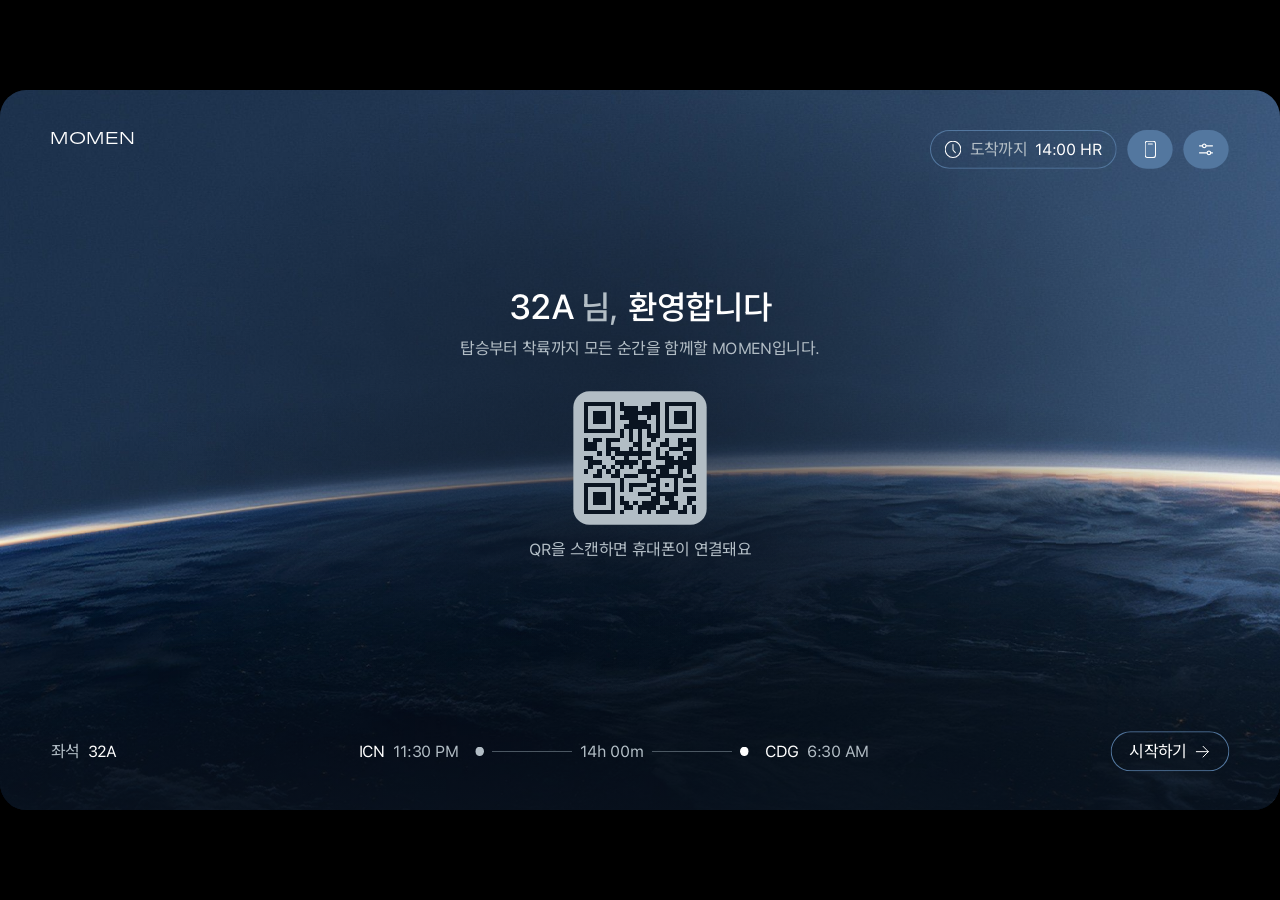
<file: momen-site/prototype/index.html>
<!doctype html>
<html lang="ko">
<head>
<meta charset="utf-8">
<meta name="viewport" content="width=device-width, initial-scale=1">
<link rel="icon" href="data:,">
<link rel="preload" href="fonts/SF-Pro-Text-Regular.woff2" as="font" type="font/woff2" crossorigin>
<link rel="preload" href="fonts/NotoSansKR-Variable.woff2" as="font" type="font/woff2" crossorigin>
<link rel="preload" href="assets/earth-bg.jpg" as="image">
<title>MOMEN — IN TO OUT Journey</title>
<style>
  @font-face { font-family: "SF Pro Text"; src: url("fonts/SF-Pro-Text-Regular.woff2") format("woff2"); font-display: swap; font-weight: 400; ascent-override: 85.546%; descent-override: 14.454%; line-gap-override: 0%; }
  @font-face { font-family: "SF Pro Text"; src: url("fonts/SF-Pro-Text-Medium.woff2") format("woff2"); font-display: swap; font-weight: 500; ascent-override: 85.546%; descent-override: 14.454%; line-gap-override: 0%; }
  @font-face { font-family: "Noto Sans"; src: url("fonts/NotoSans-subset.woff2") format("woff2"); font-display: swap; font-weight: 100 900; unicode-range: U+2027; }
  @font-face { font-family: "Noto Sans KR"; src: url("fonts/NotoSansKR-Variable.woff2") format("woff2"); font-display: swap; font-weight: 100 900; }
  @font-face { font-family: "GT America Expanded"; src: url("fonts/GT-America-Expanded-Regular.woff2") format("woff2"); font-display: swap; font-weight: 400; }

  :root {
    --white: #ffffff;
    --gray-1: #b2bdc5;
    --gray-2: #6e7c86;
    --blue-1: #53779f;
    --blue-2: #324961;
    --navy: #0a1421;   /* HSB 215° 70% 13% — 홈 배경 톤에 맞춘 쿨·딥 네이비 */
  }

  * { box-sizing: border-box; margin: 0; padding: 0; }
  html, body { width: 100%; height: 100%; overflow: hidden; background: #000; }
  body {
    font-family: "SF Pro Text", "Noto Sans", "Noto Sans KR", sans-serif;
    font-weight: 400;
    color: var(--white);
    -webkit-font-smoothing: antialiased;
    -moz-osx-font-smoothing: grayscale;
  }
  img { display: block; max-width: none; }
  button { font: inherit; color: inherit; background: none; border: 0; cursor: pointer; }

  /* 1920×1080 stage, scaled to fit the window */
  .stage {
    position: absolute; left: 50%; top: 50%;
    width: 1920px; height: 1080px;
    transform-origin: 0 0;
  }
  .screen {
    position: absolute; inset: 0;
    overflow: hidden; border-radius: 40px;
    opacity: 0; visibility: hidden;
    transition: opacity .5s ease, visibility 0s linear .5s;
  }
  .screen.is-active { opacity: 1; visibility: visible; transition: opacity .5s ease, visibility 0s; }
  .abs { position: absolute; }

  /* type */
  .t24 { font-size: 24px; letter-spacing: -0.48px; padding-right: 0.48px; line-height: 1; white-space: nowrap; }
  .t28 { font-size: 28px; letter-spacing: -0.56px; padding-right: 0.56px; line-height: 1; white-space: nowrap; }
  .t32 { font-size: 32px; letter-spacing: -0.64px; padding-right: 0.64px; line-height: 1; white-space: nowrap; }
  .t48 { font-size: 48px; letter-spacing: -0.96px; padding-right: 0.96px; line-height: 1; white-space: nowrap; }
  .medium { font-weight: 500; }
  .c-gray1 { color: var(--gray-1); }
  .c-gray2 { color: var(--gray-2); }
  .logo {
    font-family: "GT America Expanded", sans-serif;
    font-size: 24px; line-height: 1; white-space: nowrap;
    transform: translateX(-50%);
    cursor: pointer;
  }

  /* pills & icon buttons (h 58, radius 100) */
  .pill {
    display: flex; align-items: center; gap: 12px;
    height: 58px; padding: 16px 20px; border-radius: 100px; flex-shrink: 0;
  }
  /* 1.5px 선: Chrome의 테두리 반올림을 피하려고 inset 그림자 + 패딩으로 구현 */
  .pill--line-1 { box-shadow: inset 0 0 0 1.5px var(--blue-1); padding: 16px 21.5px; }
  .pill--line-2 { box-shadow: inset 0 0 0 1.5px var(--blue-2); padding: 16px 21.5px; }
  .pill--fill-1 { background: var(--blue-1); }
  .pill--fill-2 { background: var(--blue-2); }
  .row16 { display: flex; align-items: center; gap: 16px; }

  /* icon boxes reproducing Figma's inset groups */
  .ico { position: relative; flex-shrink: 0; }
  .ico > img { position: absolute; }
  .ico-clock { width: 26px; height: 26px; overflow: hidden; }
  .ico-clock > img { left: 0.25px; top: 0.25px; width: 25.5px; height: 25.5px; }
  .ico-phone { width: 28px; height: 28px; overflow: hidden; }
  .ico-phone > img { left: 5.539px; top: 1.29px; width: 16.923px; height: 25.417px; }
  .ico-fill > img { inset: 0; width: 100%; height: 100%; }

  /* ───────── 1. 온보딩 ───────── */
  #onboarding { background: var(--navy); }
  .earth-bg { left: -124px; top: -22px; width: 2168px; height: 1215px; }
  .earth-bg > img { width: 100%; height: 100%; object-fit: cover; pointer-events: none; }

  .cta {
    left: 50%; transform: translateX(-50%);
    display: flex; align-items: center; gap: 12px;
    padding: 16px 20px; border-radius: 100px;
    transition: filter .2s ease;
  }
  .cta:hover { filter: brightness(1.15); }
  .cta--fill { top: 805px; background: var(--blue-1); }
  .cta img { width: 24px; height: 24px; }

  .status-1 { left: 1395px; top: 60px; }

  /* 온보딩: 환영 → AI → 탑승 전 준비 → 휴대폰 연결, 비행 정보는 하단으로 낮춤 */
  #onboarding .ob-shade {
    inset: 0; pointer-events: none;
    background:
      radial-gradient(1100px 620px at 50% 38%, rgba(10,20,33,.55), rgba(10,20,33,0) 70%),
      radial-gradient(1300px 300px at 50% 62%, rgba(10,20,33,.62), rgba(10,20,33,0) 80%),
      linear-gradient(180deg, rgba(10,20,33,0) 70%, rgba(10,20,33,.75) 100%);
  }
  #onboarding .ob-welcome { left: 0; top: 300px; width: 1920px; display: flex; flex-direction: column; align-items: center; gap: 16px; }
  #onboarding .welcome__title { display: flex; align-items: center; justify-content: center; gap: 12px; margin: 0; font-weight: 500; line-height: 1; white-space: nowrap; }
  #onboarding .welcome__seat { display: flex; align-items: center; gap: 8px; }
  #onboarding .welcome__seat b { font-weight: 500; font-size: 52px; letter-spacing: -1.04px; width: 100px; }
  #onboarding .welcome__title span { font-size: 48px; letter-spacing: -0.96px; }
  #onboarding .welcome__seat span { width: 59px; }
  #onboarding .welcome__sub { font-size: 24px; letter-spacing: -0.48px; padding-right: 0.48px; line-height: 1.64; color: var(--gray-1); white-space: nowrap; }


  /* 지구 = MOMEN AI (지평선 원 중심 1420, 9265 / R 8700 기준) */
  #onboarding .ob-globe { left: 0; top: 0; width: 1920px; height: 1080px; pointer-events: none; }
  #onboarding .ob-qr { left: 0; top: 452px; width: 1920px; display: flex; flex-direction: column; align-items: center; gap: 24px; }
  .ob-qr__code {
    position: relative; width: 200px; height: 200px; padding: 16px; border-radius: 24px;
    background: var(--gray-1); transition: filter .2s ease;
  }
  .ob-qr__code > img { width: 168px; height: 168px; display: block; transition: opacity .4s ease; }
  .ob-qr__code:hover { filter: brightness(1.06); }
  .ob-qr__done {
    position: absolute; inset: 0; border-radius: 24px; display: flex; align-items: center; justify-content: center;
    background: var(--blue-2); opacity: 0; transition: opacity .4s ease;
  }
  .ob-qr__done img { width: 64px; height: 64px; }
  .ob-qr[data-state="connecting"] .ob-qr__code > img { opacity: .35; }
  .ob-qr[data-state="connected"] .ob-qr__done { opacity: 1; }
  .ob-qr[data-state="connected"] .ob-qr__msg { color: var(--white); }
  .ob-btn { display: flex; align-items: center; gap: 12px; height: 60px; padding: 0 28px; border-radius: 100px; white-space: nowrap; transition: filter .2s ease; }
  .ob-btn img { width: 24px; height: 24px; }
  .ob-btn--line { box-shadow: inset 0 0 0 1.5px var(--blue-1); color: var(--white); }
  .ob-btn--line:hover { filter: brightness(1.15); }

  #onboarding .ob-flight { left: 76px; top: 962px; width: 1768px; height: 60px; display: flex; align-items: center; justify-content: space-between; }
  .ob-flight__seat { display: flex; gap: 12px; margin: 0; }
  .ob-flight__route { display: flex; align-items: center; gap: 12px; }
  .ob-flight__line { display: flex; align-items: center; gap: 12px; margin: 0 12px; }
  .ob-flight__line img { width: 13.701px; height: 13.701px; }
  .ob-flight__line i { display: block; width: 120px; height: 1px; background: var(--gray-2); }

  /* 등장: 환영 → AI → 체크리스트 → CTA → 비행 정보 */
  #onboarding .ob-in { opacity: 0; transform: translateY(12px); animation: obIn .6s cubic-bezier(.2,.7,.2,1) var(--d, 0s) forwards; }
  @keyframes obIn { to { opacity: 1; transform: none; } }

  /* 키보드 포커스 */
  #onboarding button:focus-visible { outline: 2px solid var(--gray-1); outline-offset: 4px; }

  @media (prefers-reduced-motion: reduce) {
    #onboarding .ob-in { animation: none; opacity: 1; transform: none; }
  }


  /* ───────── 2. 모드 선택 ───────── */
  #mode { background: var(--navy); }
  .mode-intro { left: 960.5px; top: 224px; transform: translateX(-50%); font-size: 24px; letter-spacing: -0.48px; padding-right: 0.48px; line-height: 1.64; text-align: center; white-space: nowrap; }

  .modes { left: 76px; top: 420px; width: 1768px; height: 329px; display: flex; align-items: center; gap: 24px; }
  .mode {
    flex: 1 0 0; min-width: 1px; height: 100%;
    display: flex; flex-direction: column; align-items: flex-start; justify-content: space-between;
    padding: 28px; border-radius: 40px; overflow: hidden; text-align: left;
    background-image:
      linear-gradient(90deg, rgba(10,20,33,.5) 0%, rgba(10,20,33,.5) 100%),
      linear-gradient(180deg, rgba(10,20,33,.7) 23.182%, rgba(0,0,0,0) 68.75%);
    color: var(--gray-2);
    transition: background-color .3s ease;
  }
  .mode__label { display: flex; flex-direction: column; gap: 16px; align-items: flex-start; }
  .mode__label .t24 { color: inherit; }
  .mode__thumb { position: relative; width: 100%; height: 167px; border-radius: 20px; overflow: hidden; opacity: .5; transition: opacity .3s ease; }
  .mode__thumb img { position: absolute; inset: 0; width: 100%; height: 100%; object-fit: cover; pointer-events: none; }
  .mode.is-selected {
    border: 1px solid var(--gray-1);
    background-image:
      linear-gradient(90deg, rgba(83,119,159,.4) 0%, rgba(83,119,159,.4) 100%),
      linear-gradient(180deg, rgba(10,20,33,.7) 23.182%, rgba(0,0,0,0) 68.75%);
  }
  .mode.is-selected .mode__label .t24 { color: var(--gray-1); }
  .mode.is-selected .mode__label .t28 { color: var(--white); }
  .mode.is-selected .mode__thumb { opacity: 1; }

  /* ───────── 3·4. ENJOY ───────── */
  .enjoy { background: var(--navy); }
  .poster { left: 0; top: 0; width: 1920px; height: 1080px; opacity: .3; overflow: hidden; }
  .poster img { position: absolute; left: 0; top: -11.16%; width: 100%; height: 111.11%; pointer-events: none; }
  .fade { left: 0; width: 1920px; background: linear-gradient(180deg, rgba(10,20,33,0) 0%, var(--navy) 83.129%); }

  .nav-left { left: 76px; top: 60px; display: flex; align-items: flex-start; gap: 16px; }
  .nav-right { left: 1512px; top: 60px; }
  .logo--center { left: 960px; top: 78.5px; }
  .ico-24 { width: 24px; height: 24px; }
  .ico-26 { width: 26px; height: 26px; }
  .ico-28 { width: 28px; height: 28px; }
  .ico-44 { width: 44px; height: 44px; }
  .ico-48 { width: 48px; height: 48px; }
  .icon-group { gap: 24px; padding: 16px 24px; justify-content: center; }

  .hero { left: 74px; top: 223px; width: 379px; display: flex; flex-direction: column; gap: 34px; }
  .title-block { display: flex; flex-direction: column; gap: 16px; width: 379px; }
  .hero__actions { display: flex; gap: 20px; height: 58px; }
  .btn-pill {
    display: flex; align-items: center; gap: 12px;
    height: 58px; padding: 24px 28px; border-radius: 100px; flex-shrink: 0;
    transition: filter .2s ease;
  }
  .btn-pill:hover { filter: brightness(.92); }
  .btn-pill--white { background: var(--white); color: #000; }
  .btn-pill--navy { background: var(--navy); color: var(--white); }
  .btn-pill--navy:hover { filter: brightness(1.4); }

  .section-title { left: 76px; }
  .rail { left: 76px; height: 255px; display: flex; align-items: center; gap: 24px; }
  .card {
    width: 356px; height: 255px; flex-shrink: 0;
    display: flex; flex-direction: column; justify-content: flex-end; gap: 12px;
    padding: 32px; border-radius: 24px; background: var(--blue-2); text-align: left;
  }
  /* 포스터 카드: 이미지 + 하단 네이비 그라디언트 */
  .card--poster { position: relative; overflow: hidden; }
  .card--poster > img { position: absolute; inset: 0; width: 100%; height: 100%; object-fit: cover; pointer-events: none; transition: transform .4s ease; }
  .card--poster::after {
    content: ""; position: absolute; inset: 0; pointer-events: none;
    background: linear-gradient(180deg, rgba(10,20,33,0) 30%, rgba(10,20,33,.68) 60%, rgba(10,20,33,.94) 100%);
  }
  .card--poster > span { position: relative; z-index: 1; }
  .card--poster:hover > img { transform: scale(1.04); }
  .card > span { max-width: 100%; overflow: hidden; text-overflow: ellipsis; }

  /* ENJOY 홈 스크롤 */
  .home-scroll { position: absolute; inset: 0; overflow-x: hidden; overflow-y: auto; scrollbar-width: none; }
  .home-scroll::-webkit-scrollbar, .rail--scroll::-webkit-scrollbar { display: none; }
  .home-content { position: relative; width: 1920px; height: 1842px; }
  .home-base { left: 0; top: 713px; width: 1920px; height: 1129px; background: var(--navy); }
  .rail--scroll {
    left: 0; width: 1920px; padding: 0 76px;
    overflow-x: auto; overflow-y: hidden; scrollbar-width: none;
    scroll-snap-type: x mandatory; scroll-padding-left: 76px;
    cursor: grab;
  }
  .rail--scroll > .card { scroll-snap-align: start; }
  .rail--scroll.is-dragging { scroll-snap-type: none; cursor: grabbing; }
  .rail--scroll.is-dragging .card { pointer-events: none; }
  /* 스크롤 시 상단 바 뒤 그라디언트 */
  .home-header-bg {
    left: 0; top: 0; width: 1920px; height: 200px; pointer-events: none;
    background: linear-gradient(180deg, rgba(10,20,33,.95) 0%, rgba(10,20,33,.7) 55%, rgba(10,20,33,0) 100%);
    opacity: 0; transition: opacity .3s ease;
  }
  .home-header-bg.is-visible { opacity: 1; }

  /* ───────── 5. REST ───────── */
  .rest { background: var(--navy); }
  .rest-bg { left: -116px; top: 0; width: 2152px; height: 1206px; opacity: .7; }
  .rest-bg > img { width: 100%; height: 100%; object-fit: cover; pointer-events: none; }
  /* 독서등 (약 4300K 뉴트럴 웜화이트) — 광원은 화면 밖 정가운데 위 */
  .rlamp {
    left: 0; top: 0; width: 1920px; height: 1080px; pointer-events: none;
    mix-blend-mode: screen; opacity: 0; transition: opacity .8s ease;
  }
  .rlamp.is-on { opacity: 1; }
  .rlamp > div { position: absolute; }
  .rlamp__wash {     /* 위에서 내려와 화면 위쪽 가운데에 가장 많이 닿는 빛 */
    left: 160px; top: -900px; width: 1600px; height: 1700px; border-radius: 50%;
    background: radial-gradient(closest-side, rgba(255,228,198,.13), rgba(255,228,198,.06) 55%, rgba(255,228,198,0));
  }
  .rlamp__fill {     /* 화면 전체가 아주 살짝 밝아지는 반사광 */
    inset: 0;
    background: linear-gradient(180deg, rgba(255,230,204,.05) 0%, rgba(255,230,204,.02) 60%, rgba(255,230,204,0) 100%);
  }
  .rest-intro { left: 960px; top: 224px; transform: translateX(-50%); font-size: 24px; letter-spacing: -0.48px; padding-right: 0.48px; line-height: 1.64; text-align: center; white-space: nowrap; }
  .ico-28 { width: 28px; height: 28px; flex-shrink: 0; }
  .ico-36 { width: 36px; height: 36px; flex-shrink: 0; }


  /* 카드 (160:2010) */
  .rcard {
    display: flex; flex-direction: column; gap: 28px;
    padding: 28px; border: 1px solid var(--blue-2); border-radius: 40px; overflow: hidden;
    background-image:
      linear-gradient(90deg, rgba(50,73,97,.4) 0%, rgba(50,73,97,.4) 100%),
      linear-gradient(180deg, rgba(10,20,33,.7) 23.182%, rgba(0,0,0,0) 68.75%);
  }
  .rcard__head { display: flex; align-items: center; justify-content: space-between; min-height: 36px; }

  /* 슬라이더 (화면 밝기와 동일) */
  .rslider-row { display: flex; align-items: center; gap: 20px; }
  .rslider { position: relative; flex: 1 0 0; height: 8px; border-radius: 100px; background: var(--gray-2); cursor: pointer; touch-action: none; }
  .rslider::before { content: ""; position: absolute; inset: -16px 0; }
  .rslider__fill { height: 8px; border-radius: 100px; background: var(--white); pointer-events: none; }
  .rfield { display: flex; flex-direction: column; gap: 16px; }

  /* 토글 */
  .rtoggle { position: relative; width: 64px; height: 36px; border-radius: 100px; background: var(--blue-2); flex-shrink: 0; margin-left: auto; transition: background-color .25s ease; }
  .rtoggle::after { content: ""; position: absolute; left: 4px; top: 4px; width: 28px; height: 28px; border-radius: 50%; background: var(--gray-1); transition: transform .25s ease, background-color .25s ease; }
  .rtoggle.is-on { background: var(--blue-1); }
  .rtoggle.is-on::after { transform: translateX(28px); background: var(--white); }
  .rcard__head .rtoggle { margin-left: 0; }
  .rrows { display: flex; flex-direction: column; gap: 20px; }
  .rrow { display: flex; align-items: center; gap: 16px; min-height: 36px; }



  .rbottom { margin-top: auto; }
  /* REST 카드 (160:2010 / 173:2082) */
  .rcard2 {
    width: 725px; display: flex; flex-direction: column; gap: 48px;
    padding: 36px; border: 1px solid var(--blue-2); border-radius: 40px; overflow: hidden;
    background-image:
      linear-gradient(90deg, rgba(50,73,97,.4) 0%, rgba(50,73,97,.4) 100%),
      linear-gradient(180deg, rgba(10,20,33,.7) 23.182%, rgba(0,0,0,0) 68.75%);
  }
  .rcard2__head { display: flex; align-items: center; justify-content: space-between; width: 100%; height: 32px; }
  .rmeal-row { display: flex; gap: 32px; align-items: flex-start; }
  .rmeal {
    flex: 1 0 0; min-width: 1px; padding: 28px 32px; border-radius: 28px;
    display: flex; flex-direction: column; align-items: center; justify-content: center; gap: 20px;
    background: rgba(10,20,33,.5); color: var(--gray-2);
  }
  .rmeal img { width: 32px; height: 32px; }
  .rmeal.is-on { background: none; border: 1px solid var(--gray-1); color: var(--white); }
  .ranc { display: flex; align-items: center; gap: 16px; }
  .ranc .rtoggle { margin-left: 0; }
  .rsound-body { height: 138px; display: flex; flex-direction: column; justify-content: center; gap: 28px; }
  .rsleep-btn { top: 768px; }  /* 모드 선택 화면과 같은 간격: 안내→카드 118, 카드→버튼 56 */
  .rsleep-btn img { width: 28px; height: 28px; }
  .rsleep {
    left: 0; top: 0; width: 1920px; height: 1080px; background: #04070b;
    display: flex; align-items: center; justify-content: center; padding-bottom: 120px;  /* 하단 타임라인 영역 제외하고 가운데 */
    opacity: 0; pointer-events: none; transition: opacity 1.2s ease; cursor: pointer;
  }
  .rsleep.is-on { opacity: 1; pointer-events: auto; }
  .rsleep__center { display: flex; flex-direction: column; align-items: center; gap: 16px; opacity: .45; }
  .rsleep__chip { margin-top: 16px; height: 52px; padding: 0 24px; display: flex; align-items: center; border-radius: 100px; box-shadow: inset 0 0 0 1.5px var(--blue-2); color: var(--gray-1); }
  .rsleep__hint { margin: 40px 0 0; color: var(--gray-2); }

  .rnow { display: flex; align-items: center; gap: 12px; min-height: 36px; }
  .rnow__title { flex: 1 0 0; overflow: hidden; text-overflow: ellipsis; }



  /* player */
  .player-info { left: 76px; top: 776px; }
  /* Figma에서 좌우 반전된 노드: 표시 영역은 x 76–116 */
  .btn-back { left: 76px; top: 162px; width: 40px; height: 40px; transform: scaleX(-1); transition: opacity .2s ease; }
  .btn-back:hover { opacity: .7; }
  .rating { left: 1692px; top: 806px; }
  .progress { left: 76px; top: 932px; width: 1768px; height: 8px; border-radius: 100px; background: var(--gray-2); cursor: pointer; }
  .progress__fill { height: 8px; width: 566px; border-radius: 100px; background: var(--white); }
  .controls { left: 76px; top: 972px; width: 1768px; display: flex; align-items: center; justify-content: space-between; }
  .controls__left { display: flex; align-items: center; gap: 40px; }

  /* ───────── 비행 타임라인 (화면 공통) ───────── */
  /* 하단 마진 60 (상단 바와 동일): 아이콘 버튼 하단 = 1020 */
  .ftl {
    left: 0; top: 960px; width: 1920px; height: 120px; padding: 20px 76px 60px;
    pointer-events: none; border-radius: 0 0 40px 40px;
    background: linear-gradient(180deg, rgba(10,20,33,0) 0%, rgba(10,20,33,.7) 50%, rgba(10,20,33,.85) 100%);
    transition: opacity .6s ease;
  }
  .ftl.is-hidden { opacity: 0; }
  .ftl.is-hidden .ftl__mark { pointer-events: none; }
  .ftl.is-dim { opacity: .45; }
  .ftl__track { position: relative; width: 100%; height: 40px; }
  .ftl__line { position: absolute; left: 0; right: 0; top: 19.5px; height: 1px; background: var(--gray-2); }
  .ftl__fill { position: absolute; left: 0; top: 19px; height: 2px; background: var(--white); }
  .ftl__dot { position: absolute; top: 13.15px; width: 13.701px; height: 13.701px; }
  .ftl__dot--start { left: 0; }
  .ftl__dot--end { right: 0; }
  .ftl__now {
    position: absolute; top: 12px; width: 16px; height: 16px; margin-left: -8px; border-radius: 50%;
    background: var(--white); box-shadow: 0 0 0 6px rgba(255,255,255,.18);
  }
  .ftl__segs { position: absolute; inset: 0; }
  .ftl__seg { position: absolute; top: 17px; height: 6px; border-radius: 100px; }
  .ftl__seg--enjoy { background: var(--blue-1); }
  .ftl__seg--rest { background: var(--gray-1); }
  .ftl__marks { position: absolute; inset: 0; }
  .ftl__mark {
    position: absolute; top: 0; width: 40px; height: 40px; margin-left: -20px; border-radius: 50%;
    display: flex; align-items: center; justify-content: center;
    background: var(--blue-2); box-shadow: 0 0 0 4px rgba(10,20,33,.8);
    pointer-events: auto; transition: background-color .2s ease;
  }
  .ftl__mark img { width: 24px; height: 24px; }
  .ftl__mark:hover, .ftl__mark.is-open { background: var(--blue-1); }
  .ftl__mark.is-passed { background: #26384b; }
  .ftl__mark.is-passed img { opacity: .5; }
  .ftl__badge { position: absolute; right: -2px; top: -2px; width: 14px; height: 14px; border-radius: 50%; background: var(--white); box-shadow: 0 0 0 3px var(--blue-2); }

  /* 팝업 */
  .ftl-pop {
    bottom: 116px; width: 440px; padding: 28px; border-radius: 28px;
    display: flex; flex-direction: column; gap: 20px;
    background: rgba(37,55,74,.96); border: 1px solid var(--blue-1);
    box-shadow: 0 16px 48px rgba(0,0,0,.35);
    opacity: 0; pointer-events: none; transform: translateY(8px); transition: opacity .2s ease, transform .2s ease;
  }
  .ftl-pop.is-open { opacity: 1; pointer-events: auto; transform: translateY(0); }
  .ftl-pop__head { display: flex; flex-direction: column; gap: 12px; }
  .ftl-pop__meta { display: flex; justify-content: space-between; }
  .ftl-banner {
    left: 960px; top: 150px; transform: translate(-50%, -12px);
    padding: 16px 28px; border-radius: 100px; background: var(--blue-1);
    opacity: 0; pointer-events: none; transition: opacity .3s ease, transform .3s ease;
  }
  .ftl-banner.is-visible { opacity: 1; transform: translate(-50%, 0); }

  /* 식사 선택 모달 (REST 카드와 같은 규격) */
  .mmodal {
    left: 0; top: 0; width: 1920px; height: 1080px; border-radius: 40px;
    display: flex; align-items: center; justify-content: center;
    background: rgba(4,7,11,.72); opacity: 0; pointer-events: none; transition: opacity .25s ease;
  }
  .mmodal.is-open { opacity: 1; pointer-events: auto; }
  .mmodal__card {
    width: 725px; display: flex; flex-direction: column; gap: 48px;
    padding: 36px; border: 1px solid var(--blue-2); border-radius: 40px;
    background-color: #15253a;
    background-image:
      linear-gradient(90deg, rgba(50,73,97,.4) 0%, rgba(50,73,97,.4) 100%),
      linear-gradient(180deg, rgba(10,20,33,.7) 23.182%, rgba(0,0,0,0) 68.75%);
    transform: translateY(12px); transition: transform .25s ease;
  }
  .mmodal.is-open .mmodal__card { transform: translateY(0); }
  .mmodal__head { display: flex; align-items: center; justify-content: space-between; height: 32px; }
  .mmodal__opts { display: flex; flex-direction: column; gap: 16px; }
  .mmodal__opt {
    height: 84px; padding: 0 32px; border-radius: 28px;
    display: flex; align-items: center; justify-content: space-between;
    background: rgba(10,20,33,.5); color: var(--gray-2); text-align: left;
  }
  .mmodal__opt img { width: 32px; height: 32px; opacity: 0; }
  .mmodal__opt.is-on { background: none; box-shadow: inset 0 0 0 1px var(--gray-1); color: var(--white); }
  .mmodal__opt.is-on img { opacity: 1; }
  .mmodal__opt:disabled { cursor: default; }
  .mmodal__foot { display: flex; flex-direction: column; gap: 24px; }
  .mmodal__note { color: var(--gray-1); }
  .mmodal__btns { display: flex; gap: 16px; }
  .mmodal__btns .mbtn { flex: 1 0 0; justify-content: center; }
  .mbtn { display: flex; align-items: center; height: 60px; padding: 0 28px; border-radius: 100px; white-space: nowrap; }
  .mbtn--fill { background: var(--blue-1); color: var(--white); }
  .mbtn--line { box-shadow: inset 0 0 0 1.5px var(--blue-1); color: var(--white); }
  .mbtn:disabled { opacity: .35; cursor: default; }
</style>
</head>
<body>
<div class="stage" id="stage">

  <!-- 1. 온보딩 (151:1732) -->
  <section class="screen is-active" id="onboarding" data-node-id="151:1732">
    <!-- 배경 지구 = MOMEN AI: 지구가 천천히 자전하고, 대기권 띠를 따라 빛이 호흡·흐름 -->
    <div class="abs earth-bg ob-earth"><img src="assets/earth-bg.jpg" alt=""></div>
    <canvas class="abs ob-globe" id="ob-globe" width="1920" height="1080" aria-hidden="true"></canvas>
    <div class="abs ob-shade" aria-hidden="true"></div>
    <p class="abs logo" data-go="mode" style="left:139px; top:60px;">MOMEN</p>

    <!-- 1. 환영 메시지 -->
    <div class="abs ob-welcome">
      <h1 class="welcome__title ob-in" style="--d:0s">
        <span class="welcome__seat"><b>32A</b><span class="c-gray1">님,</span></span>
        <span>환영합니다</span>
      </h1>
      <p class="welcome__sub ob-in" style="--d:.15s">탑승부터 착륙까지 모든 순간을 함께할 MOMEN입니다.</p>
    </div>

    <!-- 휴대폰 연결: QR 스캔 -->
    <div class="abs ob-qr ob-in" style="--d:.35s" id="ob-qr" data-state="idle">
      <button class="ob-qr__code" id="ob-qr-code" aria-label="QR 코드. 휴대폰 카메라로 스캔하면 연결돼요. 누르면 스캔을 시뮬레이션해요.">
        <img src="assets/qr-connect.svg" alt="">
        <span class="ob-qr__done" aria-hidden="true"><img src="assets/tl-check.svg" alt=""></span>
      </button>
      <p class="t24 c-gray1 ob-qr__msg" id="ob-qr-msg" aria-live="polite">QR을 스캔하면 휴대폰이 연결돼요</p>
    </div>

    <!-- 5. 비행 정보 (우선순위 낮춤) -->
    <div class="abs ob-flight ob-in" style="--d:1.05s">
      <p class="ob-flight__seat"><span class="t24 c-gray1">좌석</span><span class="t24">32A</span></p>
      <div class="ob-flight__route" aria-label="인천 오후 11시 30분 출발, 파리 오전 6시 30분 도착, 비행 14시간">
        <span class="t24">ICN</span><span class="t24 c-gray1">11:30 PM</span>
        <span class="ob-flight__line"><img src="assets/route-dot1.svg" alt=""><i></i><span class="t24 c-gray1">14h 00m</span><i></i><img src="assets/route-dot2.svg" alt=""></span>
        <span class="t24">CDG</span><span class="t24 c-gray1">6:30 AM</span>
      </div>
      <button class="ob-btn ob-btn--line t24" data-go="mode" aria-label="시작하기, 모드 선택으로 이동">시작하기 <img src="assets/arrow-right.svg" alt=""></button>
    </div>

    <div class="abs row16 status-1">
      <div class="pill pill--line-1" aria-label="도착까지 남은 시간">
        <span class="ico ico-clock"><img src="assets/clock.svg" alt=""></span>
        <span class="t24 c-gray1">도착까지</span><span class="t24" data-eta>14:00 HR</span>
      </div>
      <button class="pill pill--fill-1" id="ob-phone-pill" aria-label="휴대폰 연결"><span class="ico ico-phone"><img src="assets/phone.svg" alt=""></span></button>
      <button class="pill pill--fill-1" aria-label="설정"><span class="ico ico-fill ico-28"><img src="assets/sliders-28.svg" alt=""></span></button>
    </div>
  </section>

  <!-- 2. 모드 선택 (151:1914) -->
  <section class="screen" id="mode" data-node-id="151:1914">
    <div class="abs earth-bg"><img src="assets/earth-bg.jpg" alt=""></div>
    <p class="abs logo" data-go="mode" style="left:139px; top:60px;">MOMEN</p>

    <div class="abs row16 status-1">
      <div class="pill pill--line-1">
        <span class="ico ico-clock"><img src="assets/clock.svg" alt=""></span>
        <span class="t24 c-gray1">도착까지</span><span class="t24" data-eta>14:00 HR</span>
      </div>
      <button class="pill pill--fill-1"><span class="ico ico-phone"><img src="assets/phone.svg" alt=""></span></button>
      <button class="pill pill--fill-1"><span class="ico ico-fill ico-28"><img src="assets/sliders-28.svg" alt=""></span></button>
    </div>

    <p class="abs mode-intro">오늘의 비행을 원하는 방식으로 보내보세요.<br>모드는 비행 중 언제든 바꿀 수 있어요.</p>

    <div class="abs modes" id="modes">
      <button class="mode is-selected" data-mode="enjoy">
        <span class="mode__label"><span class="t24">ENJOY</span><span class="t28 medium">영화・음악 즐기기</span></span>
        <span class="mode__thumb"><img src="assets/mode-enjoy.jpg" alt=""></span>
      </button>
      <button class="mode" data-mode="rest">
        <span class="mode__label"><span class="t24">REST</span><span class="t28 medium">편안하게 쉬기</span></span>
        <span class="mode__thumb"><img src="assets/mode-rest.jpg" alt=""></span>
      </button>
      <button class="mode" data-mode="work">
        <span class="mode__label"><span class="t24">WORK</span><span class="t28 medium">업무에 집중하기</span></span>
        <span class="mode__thumb"><img src="assets/mode-work.jpg" alt=""></span>
      </button>
      <button class="mode" data-mode="prepare">
        <span class="mode__label"><span class="t24">PREPARE</span><span class="t28 medium">도착 준비하기</span></span>
        <span class="mode__thumb"><img src="assets/mode-prepare.jpg" alt=""></span>
      </button>
      <button class="mode" data-mode="travel">
        <span class="mode__label"><span class="t24">TRAVEL</span><span class="t28 medium">여행지 둘러보기</span></span>
        <span class="mode__thumb"><img src="assets/mode-travel.jpg" alt=""></span>
      </button>
    </div>

    <button class="abs cta cta--fill t24" id="mode-start">시작하기 <img src="assets/arrow-right.svg" alt=""></button>
  </section>

  <!-- 3. ENJOY 홈 (151:1777) -->
  <section class="screen enjoy" id="enjoy-home" data-node-id="151:1777">
    <!-- 세로 스크롤 영역 (상단 바는 고정) -->
    <div class="home-scroll" id="home-scroll">
      <div class="home-content">
        <div class="abs poster"><img src="assets/interstellar.jpg" alt=""></div>
        <div class="abs home-base"></div>
        <div class="abs fade" style="top:175px; height:538px;"></div>

        <p class="abs section-title t32 medium" style="top:557px;">이달의 신작</p>
        <p class="abs section-title t32 medium" style="top:928px;">기내 인기 영화</p>
        <p class="abs section-title t32 medium" style="top:1299px;">한국 영화</p>

        <div class="abs rail rail--scroll" style="top:625px;">
          <button class="card card--poster"><img src="assets/movie-toystory5.jpg" alt="" draggable="false"><span class="t24 c-gray1">애니메이션 ‧ 102분</span><span class="t32 medium">토이 스토리 5</span></button>
          <button class="card card--poster"><img src="assets/movie-disclosure.jpg" alt="" draggable="false"><span class="t24 c-gray1">스릴러 ‧ 146분</span><span class="t32 medium">디스클로저 데이</span></button>
          <button class="card card--poster"><img src="assets/movie-supergirl.jpg" alt="" draggable="false"><span class="t24 c-gray1">액션 ‧ 108분</span><span class="t32 medium">슈퍼걸</span></button>
          <button class="card card--poster"><img src="assets/movie-memoir.jpg" alt="" draggable="false"><span class="t24 c-gray1">범죄 ‧ 118분</span><span class="t32 medium">살인자의 기억법</span></button>
        </div>
        <div class="abs rail rail--scroll" style="top:996px;">
          <button class="card card--poster"><img src="assets/movie-hailmary.jpg" alt="" draggable="false"><span class="t24 c-gray1">SF ‧ 157분</span><span class="t32 medium">프로젝트 헤일메리</span></button>
          <button class="card card--poster"><img src="assets/movie-f1.jpg" alt="" draggable="false"><span class="t24 c-gray1">드라마 ‧ 155분</span><span class="t32 medium">F1 더 무비</span></button>
          <button class="card card--poster"><img src="assets/movie-avatar3.jpg" alt="" draggable="false"><span class="t24 c-gray1">액션 ‧ 197분</span><span class="t32 medium">아바타: 불과 재</span></button>
          <button class="card card--poster"><img src="assets/movie-wicked2.jpg" alt="" draggable="false"><span class="t24 c-gray1">뮤지컬 ‧ 138분</span><span class="t32 medium">위키드: 포 굿</span></button>
          <button class="card card--poster"><img src="assets/movie-exit8.jpg" alt="" draggable="false"><span class="t24 c-gray1">스릴러 ‧ 95분</span><span class="t32 medium">8번 출구</span></button>
          <button class="card card--poster"><img src="assets/movie-michael.jpg" alt="" draggable="false"><span class="t24 c-gray1">드라마 ‧ 127분</span><span class="t32 medium">마이클</span></button>
          <button class="card card--poster"><img src="assets/movie-zootopia.jpg" alt="" draggable="false"><span class="t24 c-gray1">애니메이션 ‧ 109분</span><span class="t32 medium">주토피아</span></button>
          <button class="card card--poster"><img src="assets/movie-wuthering.jpg" alt="" draggable="false"><span class="t24 c-gray1">드라마 ‧ 134분</span><span class="t32 medium">폭풍의 언덕</span></button>
        </div>
        <div class="abs rail rail--scroll" style="top:1367px;">
          <button class="card card--poster"><img src="assets/movie-kingswarden.jpg" alt="" draggable="false"><span class="t24 c-gray1">드라마 ‧ 117분</span><span class="t32 medium">왕과 사는 남자</span></button>
          <button class="card card--poster"><img src="assets/movie-nootherchoice.jpg" alt="" draggable="false"><span class="t24 c-gray1">스릴러 ‧ 138분</span><span class="t32 medium">어쩔수가없다</span></button>
          <button class="card card--poster"><img src="assets/movie-zombiedaughter.jpg" alt="" draggable="false"><span class="t24 c-gray1">코미디 ‧ 113분</span><span class="t32 medium">좀비딸</span></button>
          <button class="card card--poster"><img src="assets/movie-busan.jpg" alt="" draggable="false"><span class="t24 c-gray1">액션 ‧ 118분</span><span class="t32 medium">부산행</span></button>
          <button class="card card--poster"><img src="assets/movie-omniscient.jpg" alt="" draggable="false"><span class="t24 c-gray1">판타지 ‧ 116분</span><span class="t32 medium">전지적 독자 시점</span></button>
          <button class="card card--poster"><img src="assets/movie-hifive.jpg" alt="" draggable="false"><span class="t24 c-gray1">드라마 ‧ 119분</span><span class="t32 medium">하이파이브</span></button>
          <button class="card card--poster"><img src="assets/movie-facereader.jpg" alt="" draggable="false"><span class="t24 c-gray1">드라마 ‧ 140분</span><span class="t32 medium">관상</span></button>
          <button class="card card--poster"><img src="assets/movie-tunnel.jpg" alt="" draggable="false"><span class="t24 c-gray1">드라마 ‧ 126분</span><span class="t32 medium">터널</span></button>
        </div>

        <div class="abs hero">
          <div class="title-block">
            <p class="t48 medium">인터스텔라</p>
            <p class="t24 c-gray1">2014년 ‧ SF/모험 ‧ 2시간 49분</p>
          </div>
          <div class="hero__actions">
            <button class="btn-pill btn-pill--white" data-go="enjoy-player">
              <span class="ico ico-fill ico-24"><img src="assets/play-24.svg" alt=""></span>
              <span class="t24 medium">이어보기</span>
            </button>
            <button class="btn-pill btn-pill--navy">
              <span class="ico ico-fill ico-24"><img src="assets/plus.svg" alt=""></span>
              <span class="t24 medium">내 목록</span>
            </button>
          </div>
        </div>
      </div>
    </div>
    <div class="abs home-header-bg" id="home-header-bg"></div>

    <p class="abs logo logo--center" data-go="mode">MOMEN</p>

    <div class="abs nav-left">
      <button class="pill pill--fill-2" data-go="mode">
        <span class="ico ico-fill ico-26"><img src="assets/menu.svg" alt=""></span>
        <span class="t24 c-gray1">ENJOY</span>
      </button>
      <div class="pill pill--line-2" style="background:rgba(50,73,97,.3);">
        <span class="ico ico-clock"><img src="assets/clock.svg" alt=""></span>
        <span class="t24 c-gray1">도착까지</span><span class="t24" data-eta>14:00 HR</span>
      </div>
    </div>

    <div class="abs row16 nav-right">
      <button class="pill pill--fill-2"><span class="ico ico-phone"><img src="assets/phone.svg" alt=""></span></button>
      <button class="pill pill--fill-2"><span class="ico ico-fill ico-24"><img src="assets/seat.svg" alt=""></span></button>
      <div class="pill pill--fill-2 icon-group">
        <button class="ico ico-fill ico-24"><img src="assets/bell.svg" alt=""></button>
        <button class="ico ico-fill ico-24"><img src="assets/headphones.svg" alt=""></button>
        <button class="ico ico-fill ico-24"><img src="assets/sliders-24.svg" alt=""></button>
      </div>
    </div>
  </section>

  <!-- 4. 재생 (151:1859) -->
  <section class="screen enjoy" id="enjoy-player" data-node-id="151:1859">
    <div class="abs poster"><img src="assets/interstellar.jpg" alt=""></div>
    <p class="abs logo logo--center" data-go="mode">MOMEN</p>

    <!-- 뒤로가기 (160:1989) -->
    <button class="abs ico ico-fill btn-back" data-back aria-label="뒤로가기"><img src="assets/arrow-back.svg" alt=""></button>

    <div class="abs nav-left">
      <button class="pill pill--fill-2" data-go="enjoy-home">
        <span class="ico ico-fill ico-26"><img src="assets/menu.svg" alt=""></span>
        <span class="t24 c-gray1">ENJOY</span>
      </button>
      <div class="pill pill--line-2">
        <span class="ico ico-clock"><img src="assets/clock.svg" alt=""></span>
        <span class="t24 c-gray1">도착까지</span><span class="t24" data-eta>14:00 HR</span>
      </div>
    </div>

    <div class="abs fade" style="top:657px; height:423px;"></div>

    <div class="abs row16 nav-right">
      <button class="pill pill--fill-2"><span class="ico ico-phone"><img src="assets/phone.svg" alt=""></span></button>
      <button class="pill pill--fill-2"><span class="ico ico-fill ico-24"><img src="assets/seat.svg" alt=""></span></button>
      <div class="pill pill--fill-2 icon-group">
        <button class="ico ico-fill ico-24"><img src="assets/bell.svg" alt=""></button>
        <button class="ico ico-fill ico-24"><img src="assets/headphones.svg" alt=""></button>
        <button class="ico ico-fill ico-24"><img src="assets/sliders-24.svg" alt=""></button>
      </div>
    </div>

    <div class="abs row16 rating">
      <button class="pill pill--fill-2"><span class="ico ico-fill ico-28"><img src="assets/thumbs-up.svg" alt=""></span></button>
      <button class="pill pill--fill-2"><span class="ico ico-fill ico-28"><img src="assets/thumbs-down.svg" alt=""></span></button>
    </div>

    <div class="abs title-block player-info">
      <p class="t48 medium">인터스텔라</p>
      <p class="t24 c-gray1">2014년 ‧ SF/모험 ‧ 2시간 49분</p>
    </div>

    <div class="abs progress" id="progress"><div class="progress__fill" id="progress-fill"></div></div>

    <div class="abs controls">
      <div class="controls__left">
        <button class="ico ico-fill ico-48"><img src="assets/play-48.svg" alt=""></button>
        <button class="ico ico-fill ico-48"><img src="assets/sound-on.svg" alt=""></button>
        <p class="t28" id="timecode">53:00 / 2:49:00</p>
      </div>
      <button class="ico ico-fill ico-44"><img src="assets/cc.svg" alt=""></button>
    </div>
  </section>

  <!-- 5. REST (109:991) -->
  <section class="screen rest" id="rest" data-node-id="109:991">
    <div class="abs rest-bg"><img src="assets/rest-bg.jpg" alt=""></div>
    <p class="abs logo logo--center" data-go="mode">MOMEN</p>

    <div class="abs nav-left">
      <button class="pill pill--fill-2" data-go="mode">
        <span class="ico ico-fill ico-26"><img src="assets/menu.svg" alt=""></span>
        <span class="t24 c-gray1">REST</span>
      </button>
      <div class="pill pill--line-2">
        <span class="ico ico-clock"><img src="assets/clock.svg" alt=""></span>
        <span class="t24 c-gray1">도착까지</span><span class="t24" data-eta>14:00 HR</span>
      </div>
    </div>

    <div class="abs row16 nav-right">
      <button class="pill pill--fill-2"><span class="ico ico-phone"><img src="assets/phone.svg" alt=""></span></button>
      <button class="pill pill--fill-2"><span class="ico ico-fill ico-24"><img src="assets/seat.svg" alt=""></span></button>
      <div class="pill pill--fill-2 icon-group">
        <button class="ico ico-fill ico-24"><img src="assets/bell.svg" alt=""></button>
        <button class="ico ico-fill ico-24"><img src="assets/headphones.svg" alt=""></button>
        <button class="ico ico-fill ico-24"><img src="assets/sliders-24.svg" alt=""></button>
      </div>
    </div>

    <p class="abs rest-intro">휴식 중 필요한 설정을<br>선택해보세요.</p>

    <!-- 식사 여부 (160:2010) -->
    <div class="abs rcard2" style="left:225px; top:420px;">
      <div class="rcard2__head">
        <p class="t32 medium">식사 여부</p>
      </div>
      <div class="rmeal-row" id="meal-status">
        <button class="rmeal is-on" data-status="식사 시 깨워주세요" data-icon="fork-knife-32"><img src="assets/rest/fork-knife-32-on.svg" alt=""><span class="t28 medium">식사 시 깨워주세요</span></button>
        <button class="rmeal" data-status="식사 안 할게요" data-icon="moon-32"><img src="assets/rest/moon-32-off.svg" alt=""><span class="t28 medium">식사 안 할게요</span></button>
      </div>
    </div>

    <!-- 사운드 (173:2082) — 내용은 직접 구성 -->
    <div class="abs rcard2" style="left:975px; top:420px; height:292px;">
      <div class="rcard2__head">
        <p class="t32 medium">사운드</p>
        <div class="ranc">
          <span class="t24 c-gray1">노이즈 캔슬링</span>
          <button class="rtoggle is-on" data-toggle="anc" aria-pressed="true"></button>
        </div>
      </div>
      <div class="rsound-body">
        <div class="rnow">
          <span class="t24 c-gray1">재생 중</span>
          <span class="t28 medium rnow__title">빗소리</span>
        </div>
        <div class="rslider-row">
          <img class="ico-36" src="assets/rest/speaker-low.svg" alt="">
          <div class="rslider" data-slider="volume" data-value="0.45"><div class="rslider__fill"></div></div>
          <img class="ico-36" src="assets/rest/speaker-high.svg" alt="">
        </div>
      </div>
    </div>

    <!-- 잠들기 (173:2094) -->
    <button class="abs cta cta--fill t24 rsleep-btn" id="sleep-start"><img src="assets/rest/moon-28.svg" alt=""><span style="width:66px;">잠들기</span></button>

    <!-- 좌석 독서등: 좌석 위 천장에서 내려온 빛이 화면 표면에 닿는 느낌 (광원은 화면 밖) -->
    <div class="abs rlamp" id="rest-lamp" aria-hidden="true">
      <div class="rlamp__wash"></div>
      <div class="rlamp__fill"></div>
    </div>

    <!-- 잠들기: 화면을 거의 끈 상태 -->
    <div class="abs rsleep" id="sleep-overlay" aria-hidden="true">
      <div class="rsleep__center">
        <span class="t24 c-gray1">도착까지</span>
        <span class="t48 medium" data-eta>14:00 HR</span>
        <span class="rsleep__chip t24" id="sleep-status">식사 시 깨워주세요</span>
        <p class="rsleep__hint t24">화면을 터치하면 다시 켜져요</p>
      </div>
    </div>

  </section>


  <!-- 비행 타임라인 (온보딩 라인 확장, 화면 공통) — 텍스트 없이 아이콘만 -->
  <div class="abs ftl" id="ftl" aria-label="비행 타임라인">
    <div class="ftl__track" id="ftl-track">
      <div class="ftl__line"></div>
      <div class="ftl__fill" id="ftl-fill"></div>
      <div class="ftl__segs" id="ftl-segs"></div>
      <img class="ftl__dot ftl__dot--start" src="assets/route-dot1.svg" alt="">
      <img class="ftl__dot ftl__dot--end" src="assets/route-dot2.svg" alt="">
      <div class="ftl__now" id="ftl-now"></div>
      <div class="ftl__marks" id="ftl-marks"></div>
    </div>
  </div>
  <div class="abs ftl-pop" id="ftl-pop" role="dialog"></div>
  <div class="abs mmodal" id="meal-modal" role="dialog" aria-modal="true"><div class="mmodal__card" id="meal-card"></div></div>
  <div class="abs ftl-banner t24" id="ftl-banner"></div>
</div>

<script>
  const stage = document.getElementById('stage');
  const fit = () => {
    const s = Math.min(innerWidth / 1920, innerHeight / 1080);
    stage.style.transform = `scale(${s}) translate(-50%, -50%)`;
  };
  addEventListener('resize', fit);
  fit();

  const order = ['onboarding', 'mode', 'enjoy-home', 'enjoy-player', 'rest'];
  let current = 0;
  const navStack = [];
  const show = (id, { record = true } = {}) => {
    const i = order.indexOf(id);
    if (i < 0 || i === current) return;
    if (record) navStack.push(order[current]);
    document.querySelectorAll('.screen').forEach(s => s.classList.toggle('is-active', s.id === id));
    current = i;
    dispatchEvent(new CustomEvent('screenchange', { detail: id }));
  };
  // 뒤로가기: 직전에 보던 화면으로 (기록이 없으면 ENJOY 홈)
  const back = () => show(navStack.pop() || 'enjoy-home', { record: false });
  document.querySelectorAll('[data-back]').forEach(el => el.addEventListener('click', back));
  if (location.hash) show(location.hash.slice(1));
  document.querySelectorAll('[data-go]').forEach(el =>
    el.addEventListener('click', () => show(el.dataset.go)));
  addEventListener('keydown', (e) => {
    if (document.getElementById('meal-modal')?.classList.contains('is-open')) return;
    if (e.key === 'ArrowRight') show(order[Math.min(current + 1, order.length - 1)]);
    if (e.key === 'ArrowLeft') show(order[Math.max(current - 1, 0)]);
  });

  // ───── 비행 시계 + 타임라인 ─────
  // 비행 14시간(840분)을 기준으로 흐름. 평소엔 실제 시간과 같은 속도,
  // 영화 재생 중엔 1초=1분, 잠든 동안엔 1초=10분으로 빨라짐.
  const FLIGHT = 840, TAKEOFF = 20, LANDING_PREP = 780;
  const MEALS = [{ at: 90, label: '저녁 식사' }, { at: 690, label: '아침 식사' }];
  const flight = { elapsed: 0, rate: 1 / 60, activity: null, segs: [] };
  const etaEls = document.querySelectorAll('[data-eta]');
  const ftl = document.getElementById('ftl');
  const track = document.getElementById('ftl-track');
  const pct = (m) => `${(m / FLIGHT) * 100}%`;

  // 고정 시점: 이륙 · 식사 · 착륙 준비 (아이콘만, 누르면 팝업)
  const DEPART = 23 * 60 + 30;                     // 출발 한국 시간 오후 11:30
  const MENUS = {
    '저녁 식사': ['비빔밥', '소고기 찜과 감자 퓨레', '토마토 크림 파스타'],
    '아침 식사': ['전복죽', '치즈 오믈렛', '과일과 요거트'],
  };
  const mealState = {};   // { [label]: { choice, submitted, editing } }
  const POINTS = [
    { at: TAKEOFF, label: '이륙', icon: 'tl-takeoff' },
    ...MEALS.map(m => ({ ...m, icon: 'tl-meal', meal: true })),
    { at: LANDING_PREP, label: '착륙 준비', icon: 'tl-landing' },
  ];
  const marksEl = document.getElementById('ftl-marks');
  marksEl.innerHTML = POINTS.map((p, i) =>
    `<button class="ftl__mark" data-i="${i}" style="left:${pct(p.at)}" aria-label="${p.label}"><img src="assets/${p.icon}.svg" alt=""></button>`).join('');
  const marks = [...marksEl.children];

  const kst = (m) => {
    const t = (DEPART + Math.round(m)) % 1440, h = Math.floor(t / 60);
    return `${h < 12 ? '오전' : '오후'} ${h % 12 || 12}:${String(t % 60).padStart(2, '0')}`;
  };
  const relative = (m) => {
    const d = Math.round(m - flight.elapsed);
    if (d <= 0) return '지났어요';
    const h = Math.floor(d / 60), mm = d % 60;
    return `${h ? `${h}시간 ` : ''}${mm ? `${mm}분 ` : ''}후`;
  };

  const pop = document.getElementById('ftl-pop');
  let openIdx = -1;
  const renderPop = () => {
    const p = POINTS[openIdx];
    let html = `<div class="ftl-pop__head"><p class="t28 medium">${p.label}</p>
      <div class="ftl-pop__meta"><span class="t24 c-gray1">한국 시간 ${kst(p.at)}</span><span class="t24">${relative(p.at)}</span></div></div>`;
    pop.innerHTML = html;
  };
  const renderBadges = () => marks.forEach((m, i) => {
    const has = POINTS[i].meal && mealState[POINTS[i].label]?.submitted;
    let badge = m.querySelector('.ftl__badge');
    if (has && !badge) m.insertAdjacentHTML('beforeend', '<span class="ftl__badge"></span>');
    if (!has && badge) badge.remove();
  });
  const closePop = () => { openIdx = -1; pop.classList.remove('is-open'); marks.forEach(m => m.classList.remove('is-open')); };
  marks.forEach((m, i) => m.addEventListener('click', (e) => {
    e.stopPropagation();
    if (POINTS[i].meal) { closePop(); return openMeal(i); }
    if (openIdx === i) return closePop();
    openIdx = i; renderPop();
    marks.forEach(x => x.classList.toggle('is-open', x === m));
    const trackLeft = 76, x = trackLeft + (POINTS[i].at / FLIGHT) * 1768;
    pop.style.left = `${Math.min(Math.max(x - 220, 76), 1844 - 440)}px`;
    pop.classList.add('is-open');
  }));
  pop.addEventListener('click', (e) => e.stopPropagation());
  // 식사 선택 모달: 제출해야 닫힘, 식사 1시간 전까지 수정 가능
  const EDIT_LEAD = 60;
  const mealModal = document.getElementById('meal-modal');
  const mealCard = document.getElementById('meal-card');
  let mealIdx = -1;
  const openMeal = (i) => {
    mealIdx = i;
    const p = POINTS[i];
    const st = mealState[p.label] ||= { choice: null, submitted: false, editing: true };
    st.draft = st.choice;
    st.editing = !st.submitted;
    renderMeal();
    mealModal.classList.add('is-open');
  };
  const closeMeal = () => { mealModal.classList.remove('is-open'); mealIdx = -1; };
  const renderMeal = () => {
    const p = POINTS[mealIdx], st = mealState[p.label];
    const deadline = p.at - EDIT_LEAD;
    const served = flight.elapsed >= p.at, locked = flight.elapsed >= deadline;
    const editable = st.editing && !locked;
    const shown = st.editing ? st.draft : st.choice;
    const note = served ? '식사 제공이 끝났어요.'
      : locked ? '수정 가능 시간이 지났어요.'
      : `식사 1시간 전(${kst(deadline)})까지 수정할 수 있어요.`;
    const opts = MENUS[p.label].map(name => `<button class="mmodal__opt t28 medium${shown === name ? ' is-on' : ''}" data-menu="${name}"${editable ? '' : ' disabled'}>${name}<img src="assets/tl-check.svg" alt=""></button>`).join('');
    let btns;
    if (editable) btns = `<button class="mbtn mbtn--fill t24" data-act="submit"${st.draft ? '' : ' disabled'}>제출하기</button>`;
    else if (st.submitted && !locked) btns = `<button class="mbtn mbtn--line t24" data-act="edit">수정하기</button><button class="mbtn mbtn--fill t24" data-act="close">확인</button>`;
    else btns = `<button class="mbtn mbtn--fill t24" data-act="close">확인</button>`;
    mealCard.innerHTML = `
      <div class="mmodal__head"><p class="t32 medium">${p.label}</p><span class="t24 c-gray1">한국 시간 ${kst(p.at)}${st.submitted && !st.editing ? ' · 제출 완료' : ''}</span></div>
      <div class="mmodal__opts">${opts}</div>
      <div class="mmodal__foot"><p class="t24 mmodal__note">${note}</p><div class="mmodal__btns">${btns}</div></div>`;
    mealCard.querySelectorAll('[data-menu]').forEach(b => b.addEventListener('click', () => { st.draft = b.dataset.menu; renderMeal(); }));
    mealCard.querySelector('[data-act=submit]')?.addEventListener('click', () => {
      st.choice = st.draft; st.submitted = true; st.editing = false; renderBadges(); closeMeal();
      notify(`${p.label} 메뉴를 제출했어요 · ${st.choice}`);
    });
    mealCard.querySelector('[data-act=edit]')?.addEventListener('click', () => { st.editing = true; st.draft = st.choice; renderMeal(); });
    mealCard.querySelector('[data-act=close]')?.addEventListener('click', closeMeal);
  };
  mealModal.addEventListener('click', (e) => e.stopPropagation());

  stage.addEventListener('click', closePop);

  const ACTIVITY = { 'enjoy-home': 'ENJOY', 'enjoy-player': 'ENJOY', rest: 'REST' };
  const setActivity = (act) => {
    if (act === flight.activity) return;
    const last = flight.segs[flight.segs.length - 1];
    if (last && last.end == null) last.end = flight.elapsed;
    if (act) flight.segs.push({ act, start: flight.elapsed, end: null });
    flight.activity = act;
  };
  const renderTimeline = () => {
    const e = flight.elapsed;
    document.getElementById('ftl-fill').style.width = pct(e);
    document.getElementById('ftl-now').style.left = pct(e);
    marks.forEach((m, i) => m.classList.toggle('is-passed', POINTS[i].at <= e));
    document.getElementById('ftl-segs').innerHTML = flight.segs.map((g) => {
      const end = g.end ?? e, w = Math.max(end - g.start, 0);
      return `<div class="ftl__seg ftl__seg--${g.act.toLowerCase()}" style="left:${pct(g.start)}; width:${pct(w)}"></div>`;
    }).join('');
    const left = Math.max(FLIGHT - Math.floor(e), 0);
    const text = `${Math.floor(left / 60)}:${String(left % 60).padStart(2, '0')} HR`;
    etaEls.forEach(el => { if (el.textContent !== text) el.textContent = text; });
  };

  // 안내 배너
  const banner = document.getElementById('ftl-banner');
  let bannerTimer;
  const notify = (msg) => {
    banner.textContent = msg; banner.classList.add('is-visible');
    clearTimeout(bannerTimer); bannerTimer = setTimeout(() => banner.classList.remove('is-visible'), 4000);
  };

  // 화면에 따라 속도·활동·표시 여부 결정
  let screenId = 'onboarding';
  const sleepEl = () => document.getElementById('sleep-overlay');
  const isSleeping = () => sleepEl()?.classList.contains('is-on');
  const syncFlight = () => {
    const sleeping = isSleeping();
    flight.rate = sleeping ? 10 : screenId === 'enjoy-player' ? 1 : 1 / 60;
    setActivity(ACTIVITY[screenId] || null);
    ftl.classList.toggle('is-hidden', screenId === 'onboarding' || screenId === 'enjoy-player');
    ftl.classList.toggle('is-dim', sleeping);
    renderTimeline();
  };
  addEventListener('screenchange', (ev) => {
    if (screenId === 'onboarding' && ev.detail !== 'onboarding') flight.elapsed = Math.max(flight.elapsed, TAKEOFF);
    screenId = ev.detail;
    closePop();
    syncFlight();
  });

  // 잠든 동안: 식사(깨워달라고 했을 때) 또는 착륙 준비 시점에 깨움
  const wakeUp = (msg) => { sleepEl().classList.remove('is-on'); syncFlight(); notify(msg); };
  let lastTick = performance.now();
  setInterval(() => {
    const now = performance.now(), prev = flight.elapsed;
    flight.elapsed = Math.min(prev + ((now - lastTick) / 1000) * flight.rate, FLIGHT);
    lastTick = now;
    if (isSleeping()) {
      const wantsMeal = document.querySelector('#meal-status .rmeal.is-on')?.dataset.status === '식사 시 깨워주세요';
      const meal = MEALS.find(m => prev < m.at && flight.elapsed >= m.at);
      if (wantsMeal && meal) { flight.elapsed = meal.at; wakeUp(`곧 ${meal.label}가 제공돼요`); }
      else if (prev < LANDING_PREP && flight.elapsed >= LANDING_PREP) { flight.elapsed = LANDING_PREP; wakeUp('착륙 준비를 시작할 시간이에요'); }
    }
    renderTimeline();
    if (openIdx >= 0) pop.querySelector('.ftl-pop__meta span:last-child').textContent = relative(POINTS[openIdx].at);
  }, 200);
  syncFlight();

  // ───── 온보딩: QR 스캔으로 휴대폰 연결 (시뮬레이션) ─────
  const obQr = document.getElementById('ob-qr');
  const obQrMsg = document.getElementById('ob-qr-msg');
  const scanQr = () => {
    if (obQr.dataset.state !== 'idle') return;
    obQr.dataset.state = 'connecting';
    obQrMsg.textContent = '휴대폰을 연결하고 있어요';
    setTimeout(() => {
      obQr.dataset.state = 'connected';
      obQrMsg.textContent = "LIA's iPhone이 연결됐어요";
      document.getElementById('ob-qr-code').setAttribute('aria-label', '휴대폰 연결 완료');
      document.getElementById('ob-phone-pill').setAttribute('aria-label', '휴대폰 연결됨');
    }, 1600);
  };
  document.getElementById('ob-qr-code').addEventListener('click', scanQr);
  document.getElementById('ob-phone-pill').addEventListener('click', scanQr);

  // ───── 온보딩: 지구 자전 (지평선 곡선을 따라 지표면 텍스처가 흘러감) ─────
  {
    const cvs = document.getElementById('ob-globe'), ctx = cvs.getContext('2d');
    const CX = 1420, CY = 9265, R = 8700, OFF = 4, SLICE = 4, TILE = 3840;
    const hor = (x) => CY - Math.sqrt(R * R - (x - CX) ** 2);
    const tex = new Image(); tex.src = 'assets/earth-strip.jpg';
    const reduce = matchMedia('(prefers-reduced-motion: reduce)').matches;
    let offset = 0, last = 0;
    const draw = () => {
      ctx.clearRect(0, 0, 1920, 1080);
      for (let x = 0; x < 1920; x += SLICE) {
        const sx = (x + offset) % TILE;
        ctx.drawImage(tex, sx, 0, SLICE, tex.height, x, Math.round(hor(x)) + OFF, SLICE, tex.height);
      }
    };
    const loop = (t) => {
      const dt = last ? Math.min(t - last, 100) / 1000 : 0; last = t;
      offset = (offset + dt * 14) % TILE;     // 14px/s
      if (document.getElementById('onboarding').classList.contains('is-active')) draw();
      requestAnimationFrame(loop);
    };
    tex.onload = () => { draw(); if (!reduce) requestAnimationFrame(loop); };
  }

  // ENJOY 홈: 스크롤 시 상단 바 배경 표시
  const homeScroll = document.getElementById('home-scroll');
  const headerBg = document.getElementById('home-header-bg');
  homeScroll.addEventListener('scroll', () =>
    headerBg.classList.toggle('is-visible', homeScroll.scrollTop > 20));

  // 영화 카드 줄: 마우스 드래그로 가로 스크롤 (트랙패드·Shift+휠은 기본 동작)
  document.querySelectorAll('.rail--scroll').forEach(rail => {
    let startX = 0, startLeft = 0, dragging = false, pointerId = null;
    rail.addEventListener('pointerdown', (e) => {
      if (e.pointerType !== 'mouse' || e.button !== 0) return;
      pointerId = e.pointerId; startX = e.clientX; startLeft = rail.scrollLeft; dragging = false;
    });
    rail.addEventListener('pointermove', (e) => {
      if (e.pointerId !== pointerId) return;
      const scale = rail.getBoundingClientRect().width / rail.offsetWidth;
      const dx = (e.clientX - startX) / scale;
      if (!dragging && Math.abs(dx) > 6) {
        dragging = true; rail.classList.add('is-dragging'); rail.setPointerCapture(pointerId);
      }
      if (dragging) rail.scrollLeft = startLeft - dx;
    });
    const end = () => {
      if (dragging) {
        // 드래그 종료 후 가장 가까운 카드에 맞춤
        const step = 356 + 24;
        const target = Math.round(rail.scrollLeft / step) * step;
        rail.classList.remove('is-dragging');
        rail.scrollTo({ left: target, behavior: 'smooth' });
      }
      pointerId = null; dragging = false;
    };
    rail.addEventListener('pointerup', end);
    rail.addEventListener('pointercancel', end);
  });

  // 모드 카드 선택
  const modes = document.querySelectorAll('.mode');
  modes.forEach(m => m.addEventListener('click', () =>
    modes.forEach(x => x.classList.toggle('is-selected', x === m))));

  // 모드 선택 → [시작하기]: 선택한 모드 화면으로 (아직 없는 모드는 아무 동작 없음)
  const MODE_SCREEN = { enjoy: 'enjoy-home', rest: 'rest' };
  document.getElementById('mode-start').addEventListener('click', () => {
    const target = MODE_SCREEN[document.querySelector('.mode.is-selected')?.dataset.mode];
    if (target) show(target);
  });

  // ───── REST ─────
  const rest = document.getElementById('rest');

  // 볼륨 슬라이더 (드래그/클릭)
  const setSlider = (el, v) => {
    v = Math.min(Math.max(v, 0), 1);
    el.dataset.value = v;
    el.querySelector('.rslider__fill').style.width = `${v * 100}%`;
  };
  rest.querySelectorAll('.rslider').forEach(el => {
    setSlider(el, +el.dataset.value);
    const fromEvent = (e) => { const r = el.getBoundingClientRect(); return (e.clientX - r.left) / r.width; };
    el.addEventListener('pointerdown', (e) => { el.setPointerCapture(e.pointerId); setSlider(el, fromEvent(e)); });
    el.addEventListener('pointermove', (e) => { if (el.hasPointerCapture(e.pointerId)) setSlider(el, fromEvent(e)); });
  });

  // 토글
  const toggleHandlers = {
    lamp: (on) => document.getElementById('rest-lamp').classList.toggle('is-on', on),
  };
  rest.querySelectorAll('.rtoggle').forEach(t => t.addEventListener('click', () => {
    const on = !t.classList.contains('is-on');
    t.classList.toggle('is-on', on); t.setAttribute('aria-pressed', on);
    toggleHandlers[t.dataset.toggle]?.(on);
  }));

  // 식사 여부
  const statusTiles = [...rest.querySelectorAll('#meal-status .rmeal')];
  statusTiles.forEach(t => t.addEventListener('click', () =>
    statusTiles.forEach(x => {
      const on = x === t;
      x.classList.toggle('is-on', on);
      x.querySelector('img').src = `assets/rest/${x.dataset.icon}-${on ? 'on' : 'off'}.svg`;
    })));

  // 잠들기: 화면을 거의 끄고 상태만 남김, 터치하면 복귀
  const sleepOverlay = document.getElementById('sleep-overlay');
  document.getElementById('sleep-start').addEventListener('click', () => {
    document.getElementById('sleep-status').textContent =
      rest.querySelector('#meal-status .rmeal.is-on').dataset.status;
    sleepOverlay.classList.add('is-on');
    syncFlight();
  });
  sleepOverlay.addEventListener('click', () => { sleepOverlay.classList.remove('is-on'); syncFlight(); });

  // 진행 바 탐색
  const TOTAL = 2 * 3600 + 49 * 60;
  const fmt = (sec) => {
    const h = Math.floor(sec / 3600), m = Math.floor(sec % 3600 / 60), s = Math.floor(sec % 60);
    const mm = String(m).padStart(2, '0'), ss = String(s).padStart(2, '0');
    return h ? `${h}:${mm}:${ss}` : `${m}:${ss}`;
  };
  const progress = document.getElementById('progress');
  progress.addEventListener('click', (e) => {
    const r = progress.getBoundingClientRect();
    const ratio = Math.min(Math.max((e.clientX - r.left) / r.width, 0), 1);
    document.getElementById('progress-fill').style.width = `${ratio * 1768}px`;
    document.getElementById('timecode').textContent = `${fmt(ratio * TOTAL)} / 2:49:00`;
  });
</script>
</body>
</html>
</file>
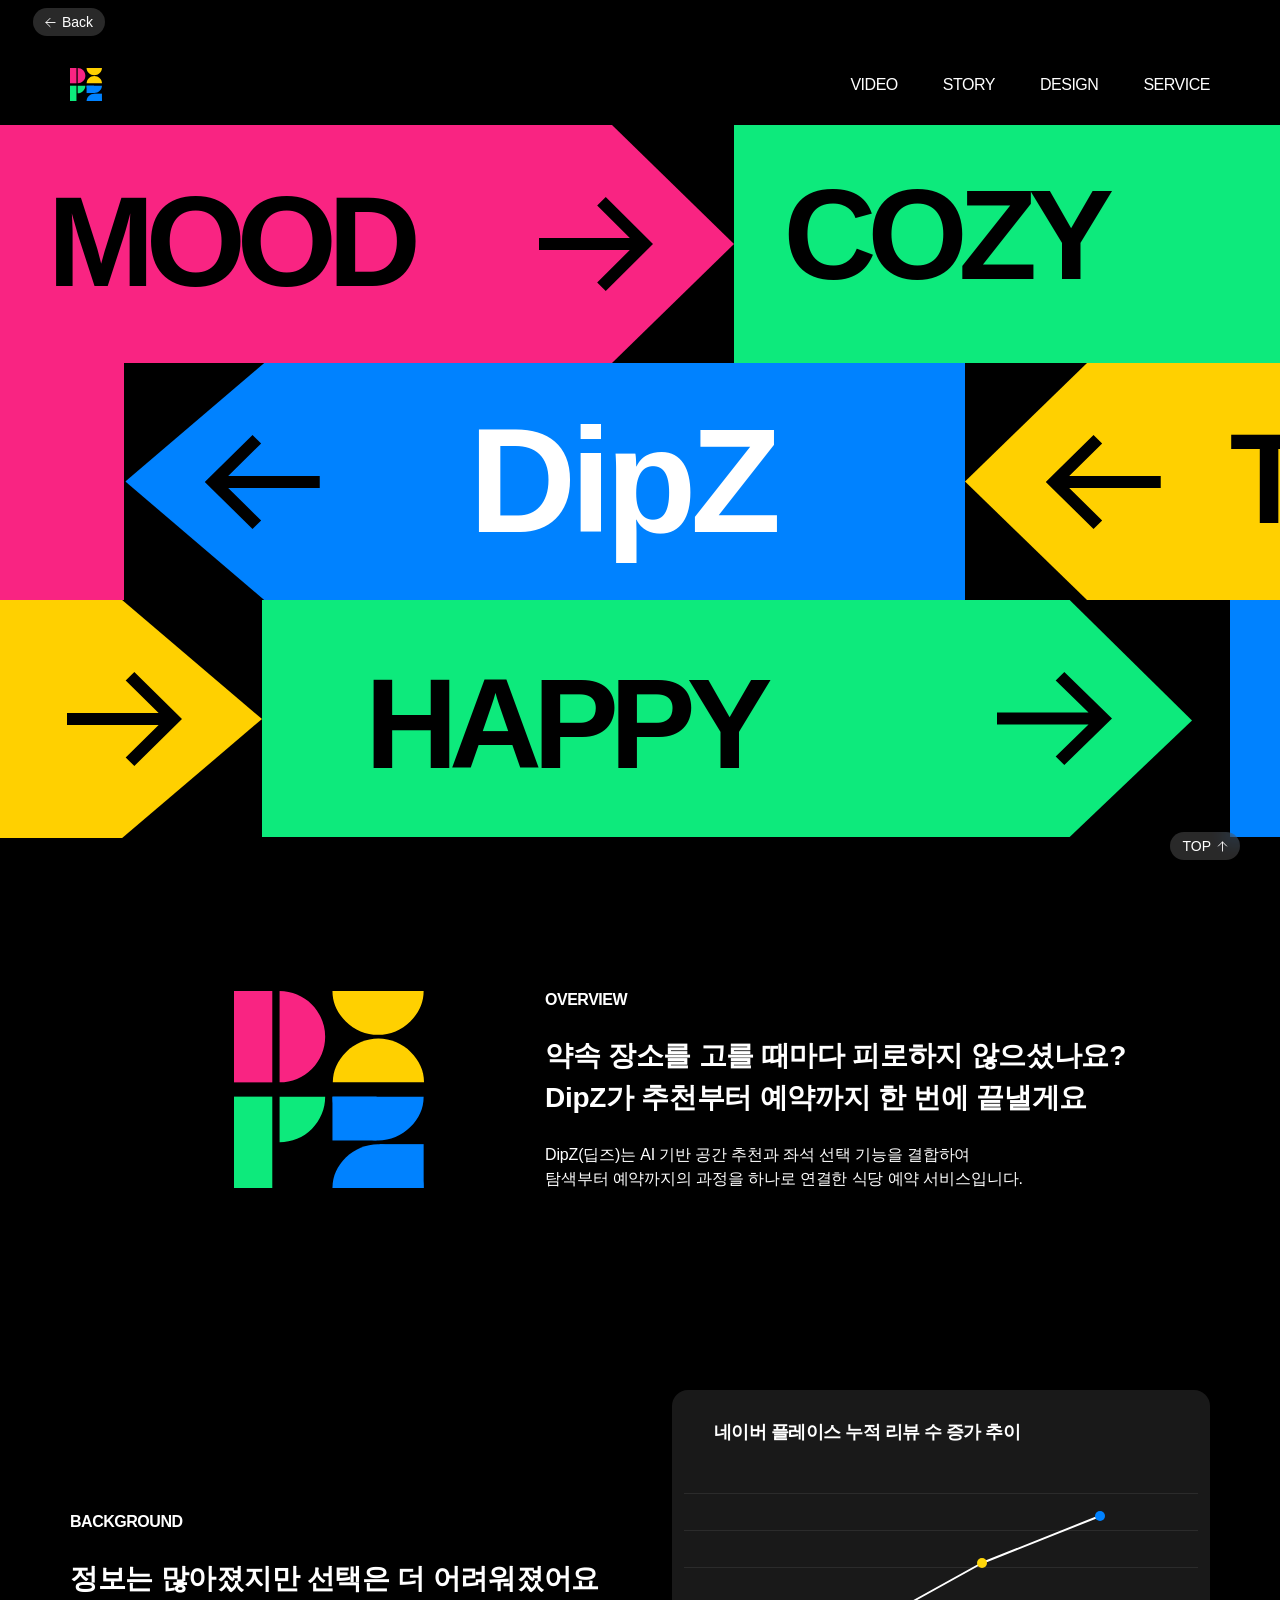
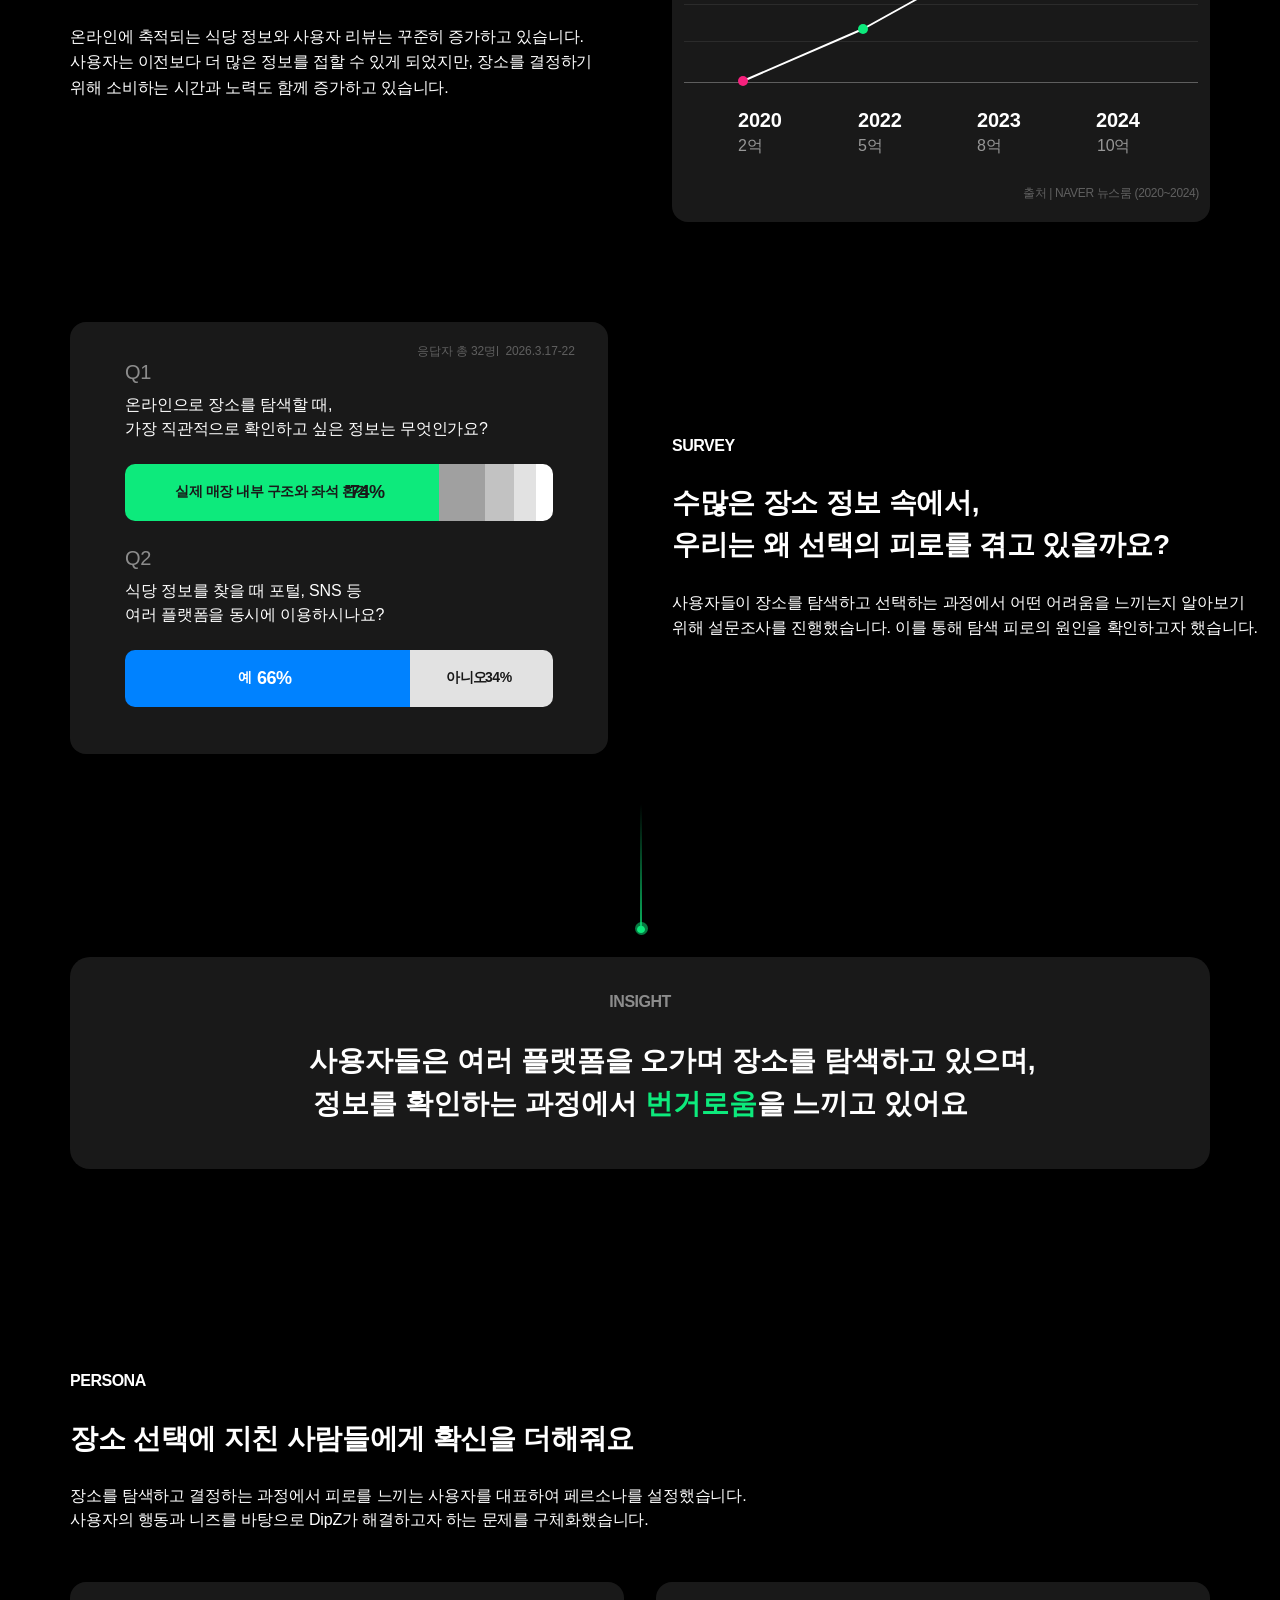
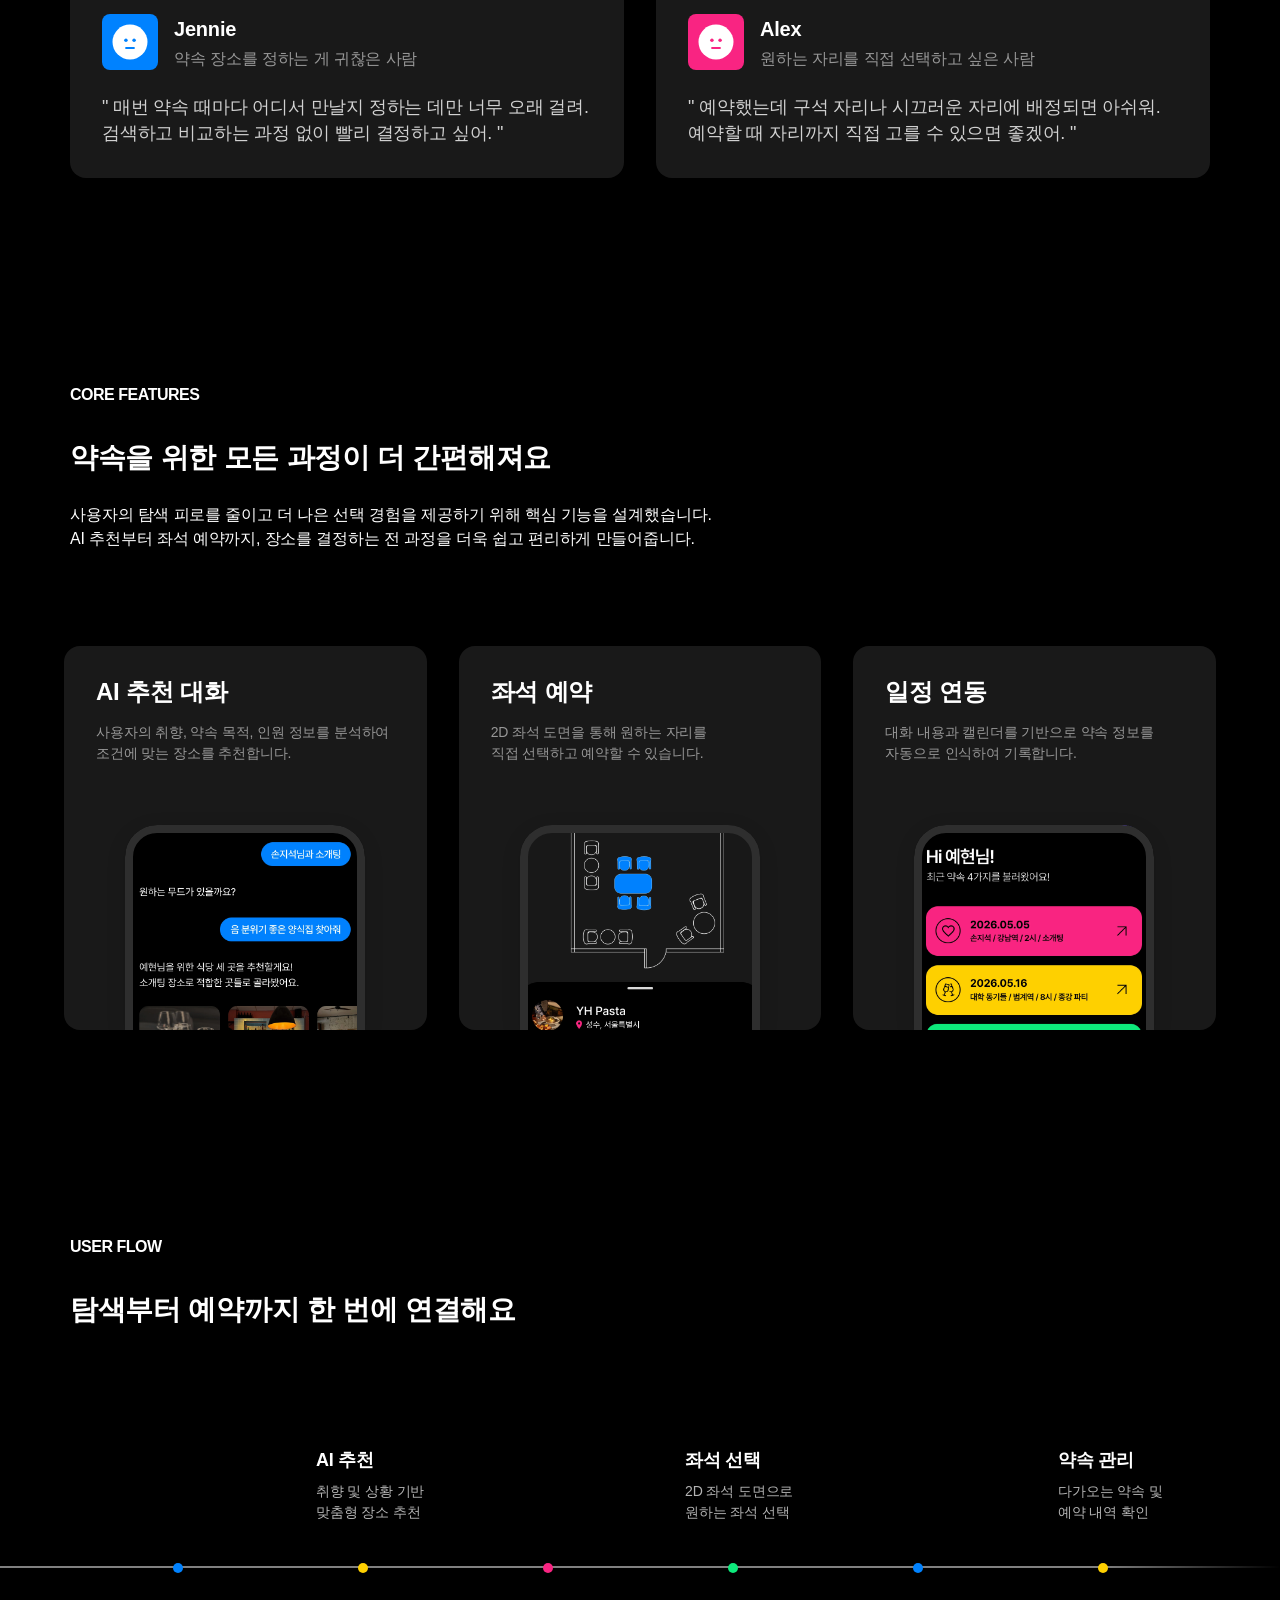
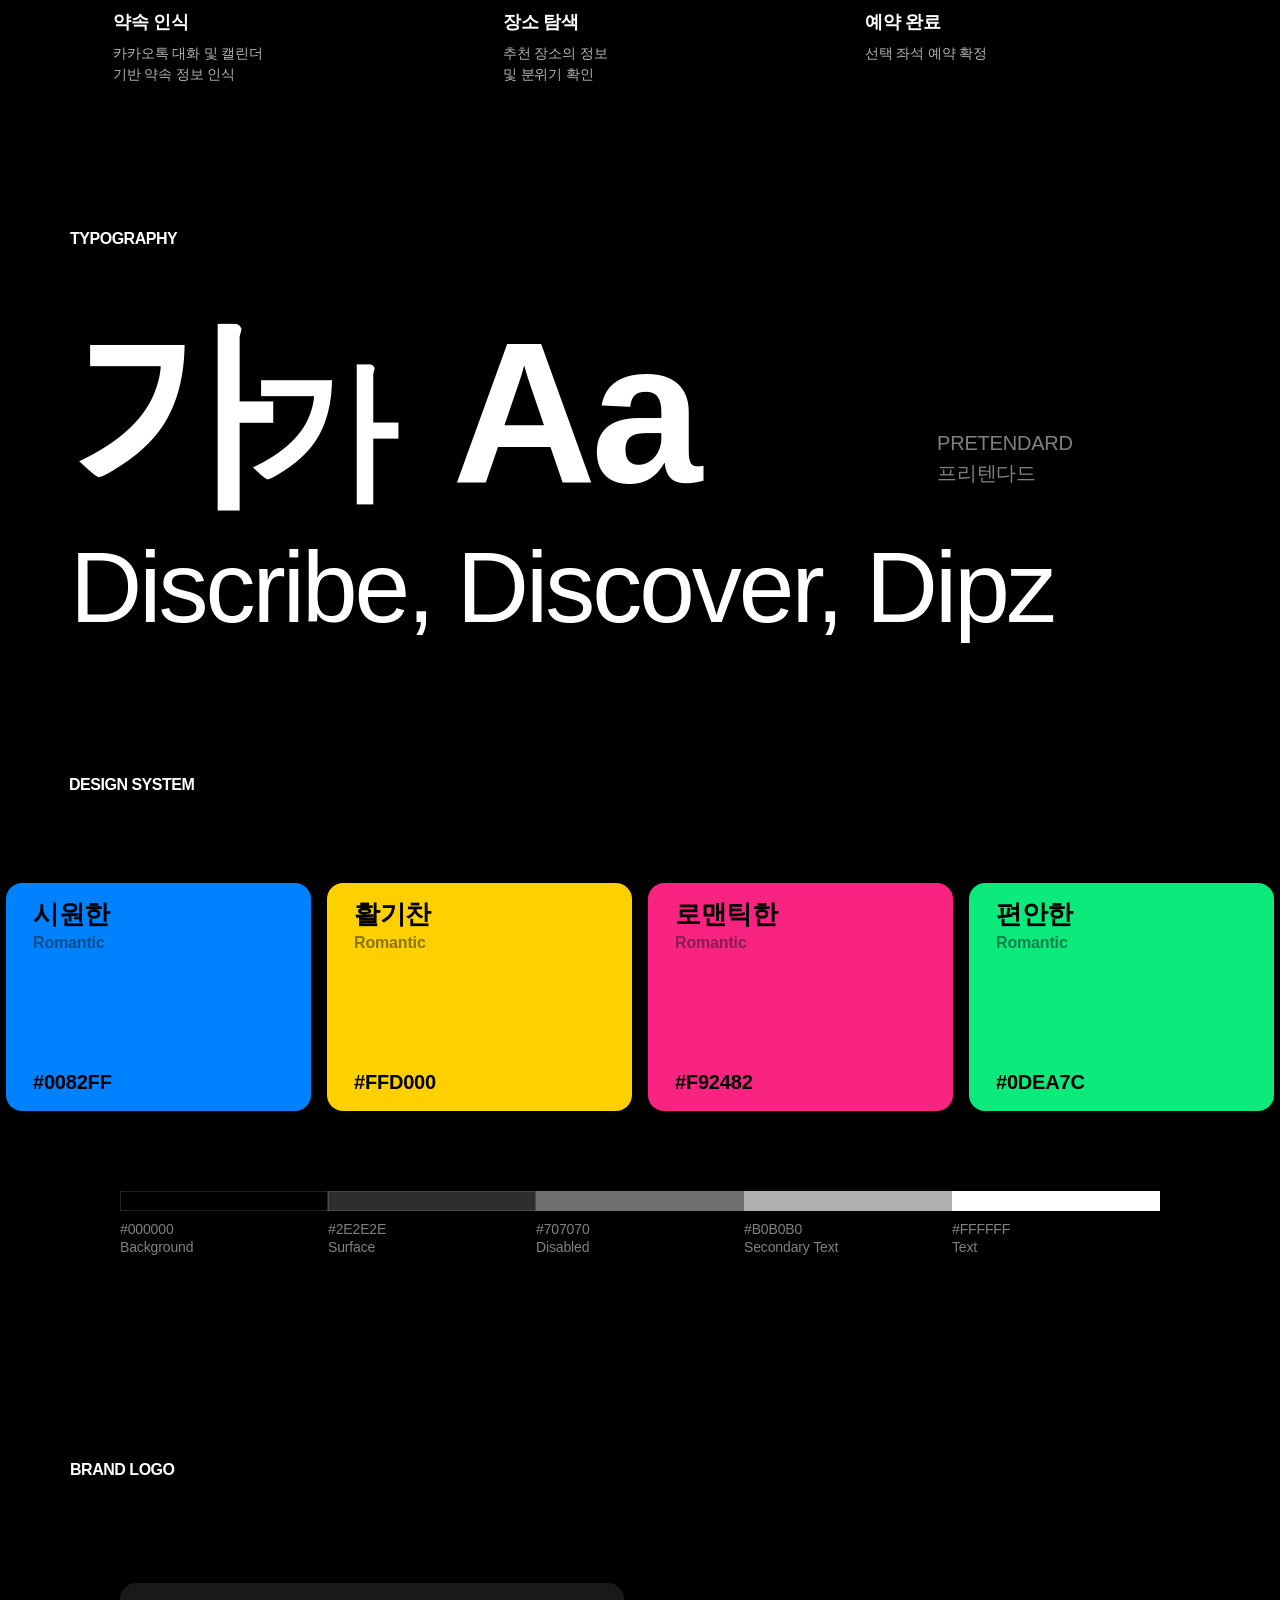
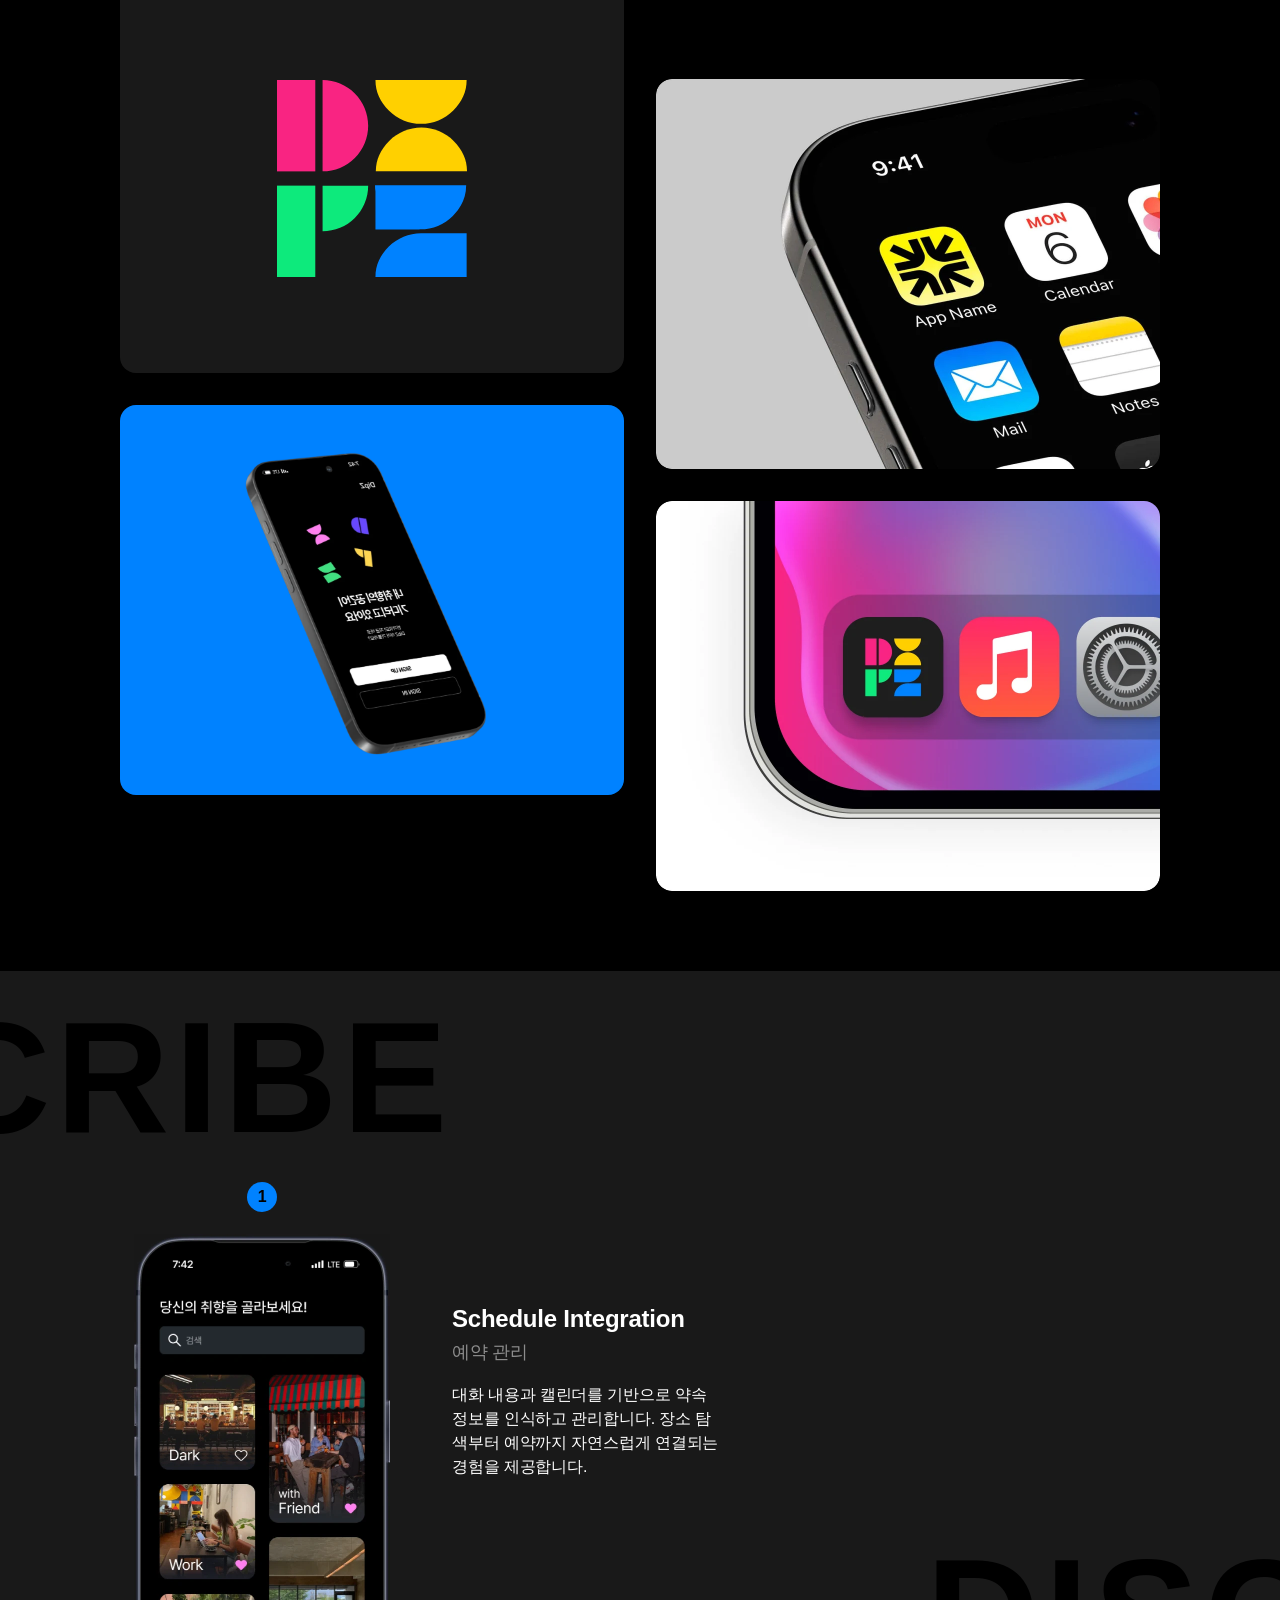
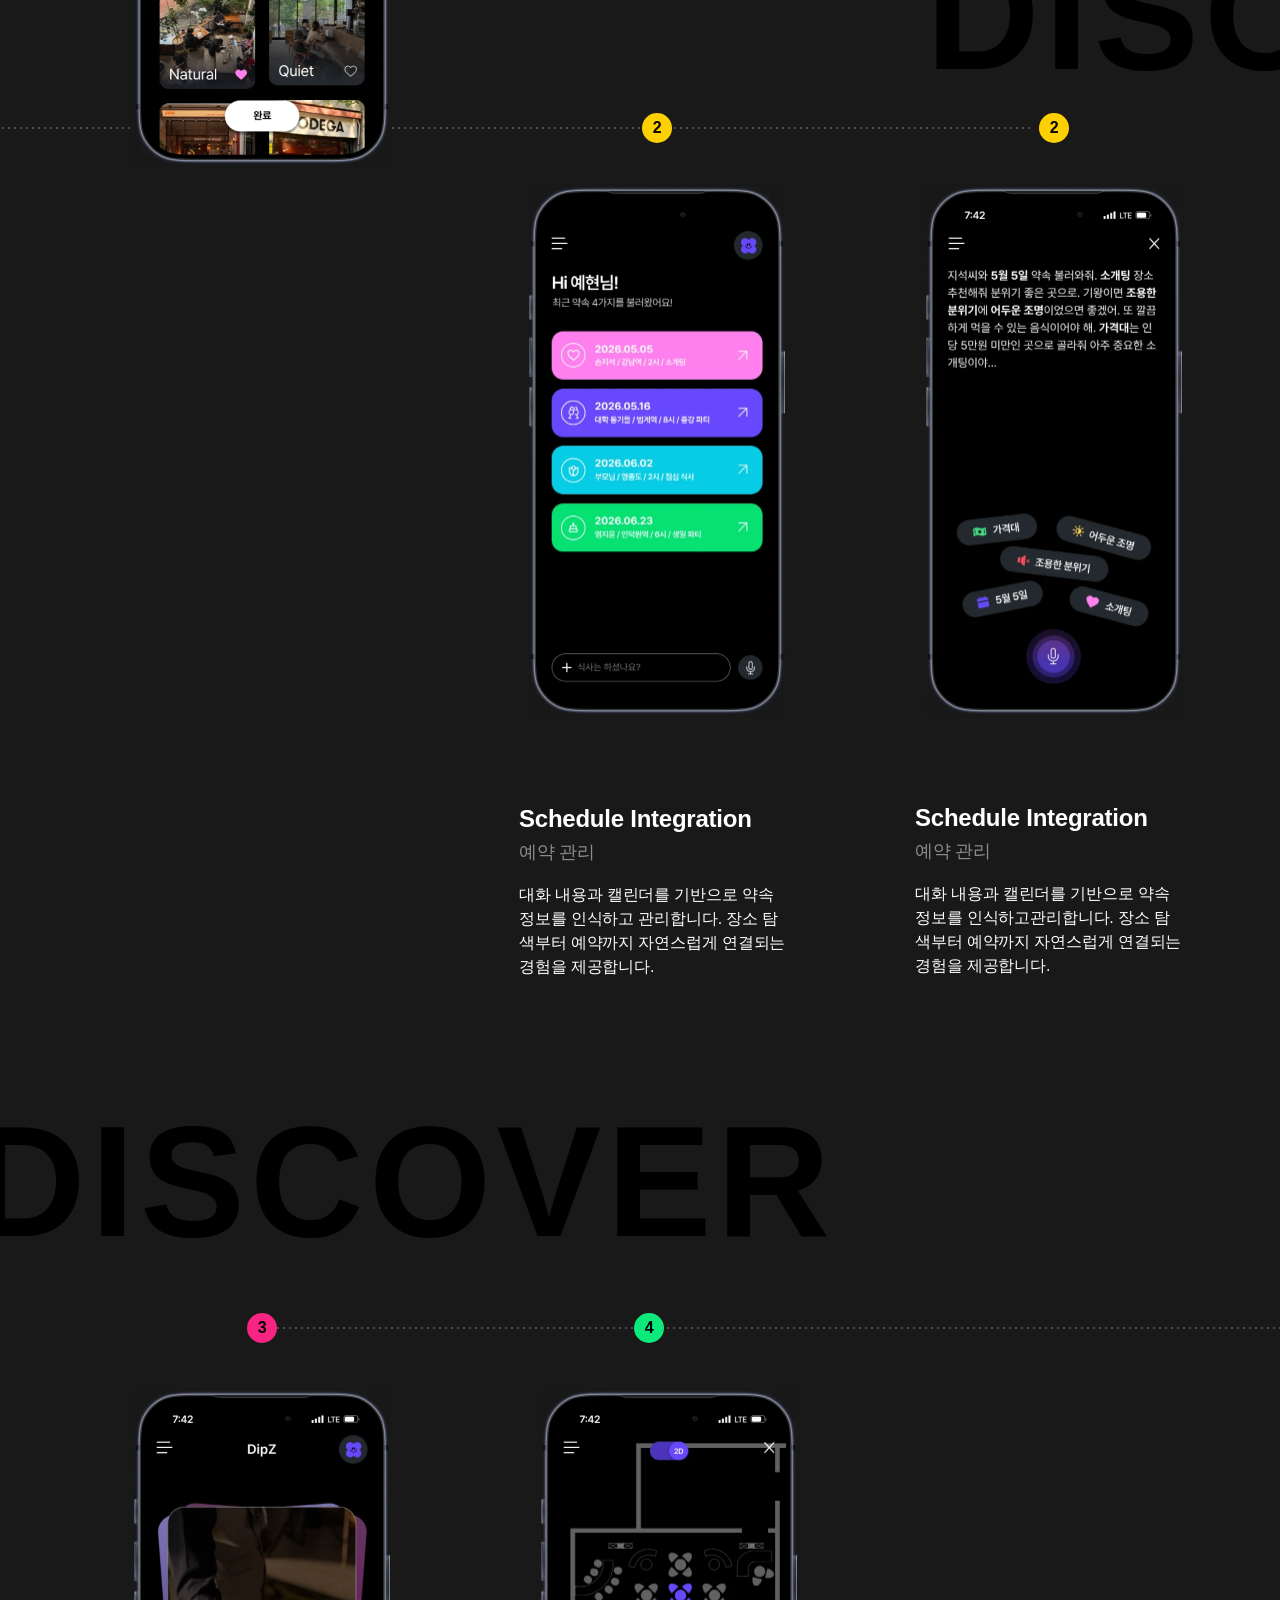
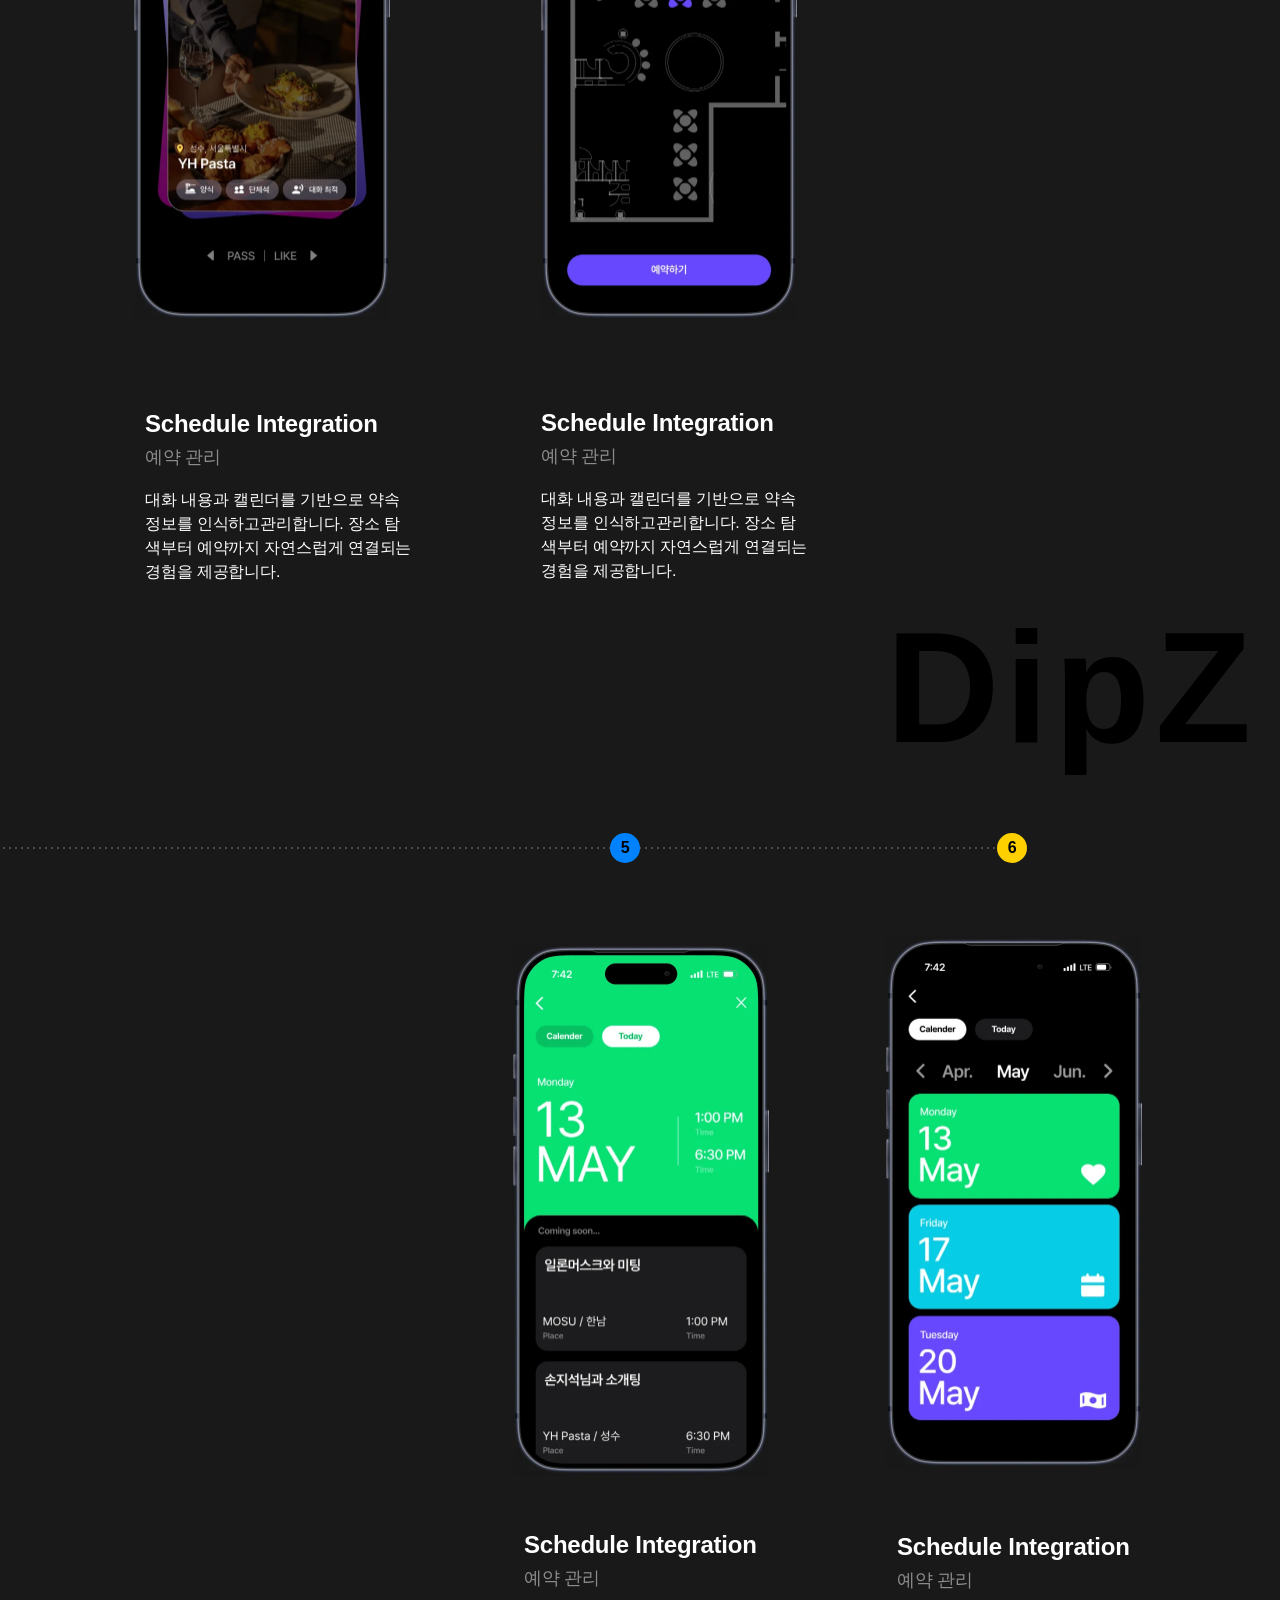
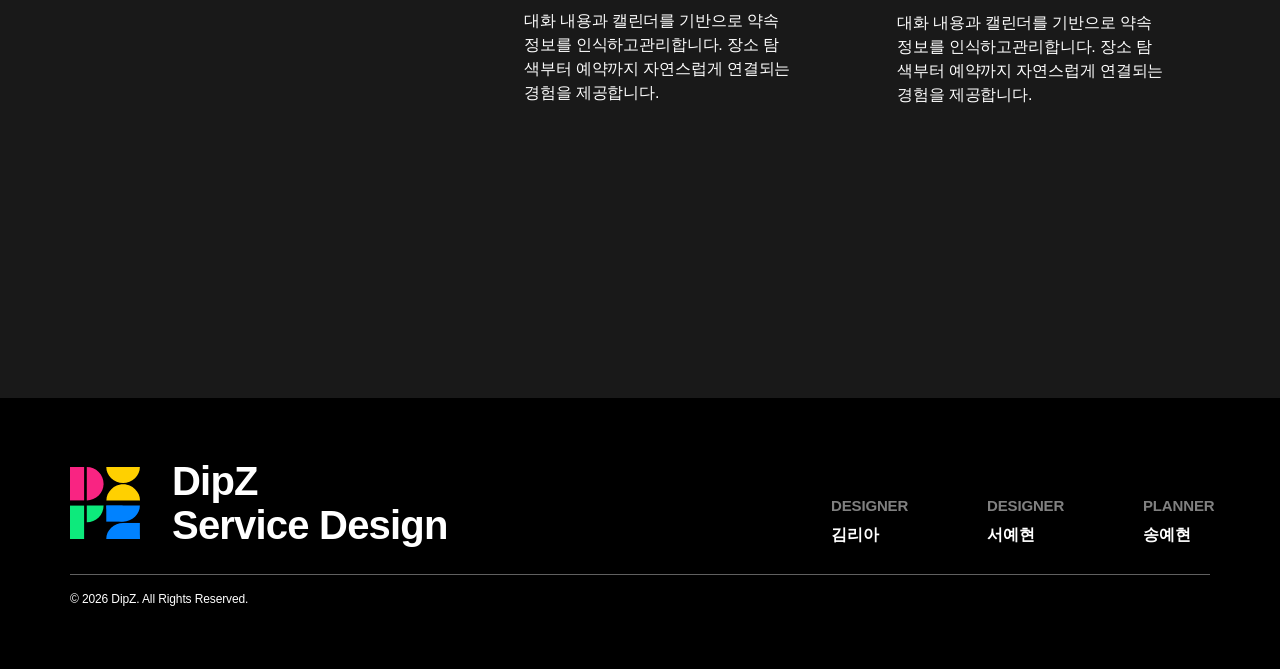
<file: dipz-web.html>
<!doctype html>
<html lang="ko">
  <head>
    <meta charset="UTF-8" />
    <meta name="viewport" content="width=device-width, initial-scale=1" />
    <title>DipZ — Website</title>
    <link rel="stylesheet" href="dipz.css" />
    <link rel="stylesheet" href="web/web.css" />
    <style>.dz-back{position:fixed;left:var(--gutter);top:8px;z-index:70;display:inline-flex;align-items:center;justify-content:center;gap:6px;height:28px;padding:0 12px;border-radius:999px;line-height:1;background:rgba(255,255,255,.16);color:#fff;-webkit-backdrop-filter:blur(10px);backdrop-filter:blur(10px);transition:background .3s,color .3s}.dz-back:hover{background:#fff;color:#0f0f0f}.dz-strip{height:44px;background:#000}</style>
  </head>
  <body style="background:#000">
    <a class="dz-back small-copy" href="dipz.html" aria-label="DipZ 상세로 돌아가기"><svg class="ico" viewBox="0 0 12 12" width="11" height="11" aria-hidden="true"><path d="M11 6H1M5.5 1.5 1 6l4.5 4.5" fill="none" stroke="currentColor" stroke-width="1" stroke-linecap="round" stroke-linejoin="round"/></svg> Back</a>

    <div class="dz-strip" aria-hidden="true"></div>

    <main id="top">
      <!-- WEB:START -->
      <section class="dz-web" aria-label="DipZ 웹사이트">
        <div class="dz-web__fit"><div class="dz-web__stage" id="dz-stage">
<header class="dz-p1">
  <a class="dz-p1__logo" href="#dz-top" aria-label="DipZ"><img src="assets/dipz/web/img/p1/logo.svg" alt="DipZ" width="32" height="33"></a>
  <nav class="dz-p1__nav">
    <a href="#dz-video">VIDEO</a>
    <a href="#dz-story">STORY</a>
    <a href="#dz-design">DESIGN</a>
    <a href="#dz-service">SERVICE</a>
  </nav>
</header>
<section class="dz-p2" id="dz-top">
  <img class="dz-p2__s" style="left:-3.98px;top:0;width:738.03px;height:237.648px" src="assets/dipz/web/img/p2/r4.svg" alt="">
  <img class="dz-p2__s" style="left:734.06px;top:0;width:738.69px;height:237.648px" src="assets/dipz/web/img/p2/r5.svg" alt="">
  <img class="dz-p2__s dz-p2__flip" style="left:965.1px;top:237.65px;width:738.03px;height:236.988px" src="assets/dipz/web/img/p2/r6.svg" alt="">
  <img class="dz-p2__s dz-p2__flip" style="left:124.77px;top:237.65px;width:840.351px;height:236.988px" src="assets/dipz/web/img/p2/r7.svg" alt="">
  <img class="dz-p2__s" style="left:1229.82px;top:474.6px;width:840.351px;height:237.648px" src="assets/dipz/web/img/p2/r9.svg" alt="">
  <img class="dz-p2__s" style="left:262.07px;top:474.6px;width:930.129px;height:237.648px" src="assets/dipz/web/img/p2/r10.svg" alt="">
  <img class="dz-p2__s" style="left:-584px;top:475px;width:846.292px;height:237.648px" src="assets/dipz/web/img/p2/r11.svg" alt="">
  <img class="dz-p2__s dz-p2__flip" style="left:-715.59px;top:237.65px;width:840.351px;height:236.988px" src="assets/dipz/web/img/p2/r8.svg" alt="">
  <img class="dz-p2__a" style="left:538.6px;top:71.96px" src="assets/dipz/web/img/p2/v1.svg" alt="">
  <img class="dz-p2__a dz-p2__flip" style="left:205px;top:309.6px" src="assets/dipz/web/img/p2/v2.svg" alt="">
  <img class="dz-p2__a" style="left:997.21px;top:546.59px" src="assets/dipz/web/img/p2/v1.svg" alt="">
  <img class="dz-p2__a dz-p2__flip" style="left:1045.65px;top:309.6px" src="assets/dipz/web/img/p2/v2.svg" alt="">
  <img class="dz-p2__a" style="left:67px;top:546.99px" src="assets/dipz/web/img/p2/v1.svg" alt="">
  <p class="dz-p2__w" style="left:47.52px;top:6.6px">MOOD</p>
  <p class="dz-p2__w" style="left:365.05px;top:488.5px">HAPPY</p>
  <p class="dz-p2__w" style="left:783.57px;top:0">COZY</p>
  <p class="dz-p2__w" style="left:1229.82px;top:244.25px">TALK</p>
  <p class="dz-p2__w dz-p2__dipz" style="left:469px;top:230px">DipZ</p>
</section>
<section class="dz-p3">
  <img class="dz-p3__logo" src="assets/dipz/web/img/p3/logo.svg" alt="DipZ">
  <div class="dz-p3__text">
    <h2 class="dz-p3__eyebrow">OVERVIEW</h2>
    <h2 class="dz-p3__title">약속 장소를 고를 때마다 피로하지 않으셨나요?<br>DipZ가 추천부터 예약까지 한 번에 끝낼게요</h2>
    <p class="dz-p3__desc">DipZ(딥즈)는 AI 기반 공간 추천과 좌석 선택 기능을 결합하여<br>탐색부터 예약까지의 과정을 하나로 연결한 식당 예약 서비스입니다.</p>
  </div>
</section>
<section class="dz-p4" id="dz-video">
  <div class="dz-p4__text">
    <p class="dz-p4__eyebrow">BACKGROUND</p>
    <p class="dz-p4__title">정보는 많아졌지만 선택은 더 어려워졌어요</p>
    <div class="dz-p4__desc">
      <p>온라인에 축적되는 식당 정보와 사용자 리뷰는 꾸준히 증가하고 있습니다.</p>
      <p>사용자는 이전보다 더 많은 정보를 접할 수 있게 되었지만, 장소를 결정하기</p>
      <p>위해 소비하는 시간과 노력도 함께 증가하고 있습니다.</p>
    </div>
  </div>
  <div class="dz-p4__card" aria-label="Product detail">
    <p class="dz-p4__ctitle">네이버 플레이스 누적 리뷰 수 증가 추이</p>
    <svg class="dz-p4__chart" width="538" height="432" viewBox="0 0 538 432" fill="none">
      <g stroke="rgba(255,255,255,0.08)" stroke-width="1">
        <path d="M12 103.5H526M12 140.5H526M12 177.5H526M12 214.5H526M12 251.5H526"/>
      </g>
      <path d="M12 292.5H526" stroke="rgba(255,255,255,0.3)" stroke-width="1"/>
      <path d="M71 291L191 239L310 173L428 126" stroke="#fff" stroke-width="2" stroke-linejoin="round"/>
      <circle cx="71" cy="291" r="5" fill="#f5217d"/>
      <circle cx="191" cy="239" r="5" fill="#0dea7c"/>
      <circle cx="310" cy="173" r="5" fill="#ffd60a"/>
      <circle cx="428" cy="126" r="5" fill="#0082ff"/>
    </svg>
    <span class="dz-p4__yr" style="left:66px">2020</span>
    <span class="dz-p4__yr" style="left:186px">2022</span>
    <span class="dz-p4__yr" style="left:305px">2023</span>
    <span class="dz-p4__yr" style="left:424px">2024</span>
    <span class="dz-p4__val" style="left:66px">2억</span>
    <span class="dz-p4__val" style="left:186px">5억</span>
    <span class="dz-p4__val" style="left:305px">8억</span>
    <span class="dz-p4__val" style="left:425px">10억</span>
    <span class="dz-p4__src">출처 | NAVER 뉴스룸 (2020~2024)</span>
  </div>
</section>
<section class="dz-p5" id="dz-story">
  <div class="dz-p5__card" aria-label="Product detail">
    <span class="dz-p5__meta" style="left:347px;top:20px">응답자 총 32명 </span>
    <span class="dz-p5__meta" style="left:435.43px;top:20px">2026.3.17-22</span>
    <span class="dz-p5__sep"></span>
    <span class="dz-p5__q" style="top:35.5px">Q1</span>
    <p class="dz-p5__qt" style="top:70.77px">온라인으로 장소를 탐색할 때,<br>가장 직관적으로 확인하고 싶은 정보는 무엇인가요?</p>
    <span class="dz-p5__q" style="top:221.8px">Q2</span>
    <p class="dz-p5__qt" style="top:257.1px">식당 정보를 찾을 때 포털, SNS 등<br>여러 플랫폼을 동시에 이용하시나요?</p>
    <i class="dz-p5__b" style="left:55px;top:142px;width:314px;background:#0dea7c;border-radius:10px 0 0 10px"></i>
    <i class="dz-p5__b" style="left:369px;top:142px;width:114px;background:#fff;border-radius:0 10px 10px 0"></i>
    <i class="dz-p5__b" style="left:369px;top:142px;width:46px;background:#626262;opacity:.6"></i>
    <i class="dz-p5__b" style="left:415px;top:142px;width:29px;background:#666;opacity:.4"></i>
    <i class="dz-p5__b" style="left:444px;top:142px;width:22px;background:#6d6d6d;opacity:.2"></i>
    <span class="dz-p5__bt" style="left:105px;top:160px;font-size:14px;letter-spacing:-0.42px">실제 매장 내부 구조와 좌석 환경</span>
    <span class="dz-p5__bt" style="left:280px;top:157.5px;font-size:18px;letter-spacing:-0.54px">74%</span>
    <i class="dz-p5__b" style="left:55px;top:327.5px;width:285px;background:#0082ff;border-radius:10px 0 0 10px"></i>
    <i class="dz-p5__b" style="left:340px;top:327.5px;width:143px;background:#e2e2e2;border-radius:0 10px 10px 0"></i>
    <span class="dz-p5__bt dz-p5__w" style="left:168px;top:346px;font-size:14px;letter-spacing:-0.42px">예</span>
    <span class="dz-p5__bt dz-p5__w" style="left:187px;top:343.7px;font-size:18px;letter-spacing:-0.54px">66%</span>
    <span class="dz-p5__bt" style="left:376px;top:345.7px;font-size:14px;font-weight:700;letter-spacing:-0.42px">아니오</span>
    <span class="dz-p5__bt" style="left:415px;top:345.7px;font-size:14px;letter-spacing:-0.42px">34%</span>
  </div>
  <div class="dz-p5__text">
    <p class="dz-p5__eyebrow">SURVEY</p>
    <p class="dz-p5__title">수많은 장소 정보 속에서,<br>우리는 왜 선택의 피로를 겪고 있을까요?</p>
    <div class="dz-p5__desc">
      <p>사용자들이 장소를 탐색하고 선택하는 과정에서 어떤 어려움을 느끼는지 알아보기</p>
      <p>위해 설문조사를 진행했습니다. 이를 통해 탐색 피로의 원인을 확인하고자 했습니다.</p>
    </div>
  </div>
</section>
<section class="dz-p6" id="dz-design">
<div class="dz-p6__insight">
<img class="dz-p6__a" style="left:637.44px;top:0;width:7.11px;height:128.56px" src="assets/dipz/web/img/p6/vec383.svg" alt="">
<img class="dz-p6__a" style="left:634.58px;top:118px;width:13.57px;height:13.33px" src="assets/dipz/web/img/p6/ell571.svg" alt="">
<div class="dz-p6__a dz-p6__insight-card"></div>
<p class="dz-p6__a dz-p6__insight-t">사용자들은 여러 플랫폼을 오가며 장소를 탐색하고 있으며,<br>정보를 확인하는 과정에서 <span>번거로움</span>을 느끼고 있어요</p>
<p class="dz-p6__a dz-p6__insight-l">INSIGHT</p>
</div>
<div class="dz-p6__head" style="top:565px"><p class="dz-p6__eyebrow" style="height:25px">PERSONA</p>
<h2 class="dz-p6__title">장소 선택에 지친 사람들에게 확신을 더해줘요</h2>
<p class="dz-p6__desc">장소를 탐색하고 결정하는 과정에서 피로를 느끼는 사용자를 대표하여 페르소나를 설정했습니다.<br>사용자의 행동과 니즈를 바탕으로 DipZ가 해결하고자 하는 문제를 구체화했습니다.</p></div>
<div class="dz-p6__a dz-p6__pcard" style="left:70px;top:778px">
<img class="dz-p6__avatar" src="assets/dipz/web/img/p6/persona1.svg" alt=""><div class="dz-p6__pname">Jennie</div><div class="dz-p6__psub">약속 장소를 정하는 게 귀찮은 사람</div>
<p class="dz-p6__pq">" 매번 약속 때마다 어디서 만날지 정하는 데만 너무 오래 걸려. 검색하고 비교하는 과정 없이 빨리 결정하고 싶어. "</p></div>
<div class="dz-p6__a dz-p6__pcard" style="left:656px;top:778px">
<img class="dz-p6__avatar" src="assets/dipz/web/img/p6/persona2.svg" alt=""><div class="dz-p6__pname">Alex</div><div class="dz-p6__psub">원하는 자리를 직접 선택하고 싶은 사람</div>
<p class="dz-p6__pq">" 예약했는데 구석 자리나 시끄러운 자리에 배정되면 아쉬워. 예약할 때 자리까지 직접 고를 수 있으면 좋겠어. "</p></div>
<div class="dz-p6__head" style="top:1174px"><p class="dz-p6__eyebrow" style="height:35px">CORE FEATURES</p>
<h2 class="dz-p6__title">약속을 위한 모든 과정이 더 간편해져요</h2>
<p class="dz-p6__desc">사용자의 탐색 피로를 줄이고 더 나은 선택 경험을 제공하기 위해 핵심 기능을 설계했습니다.<br>AI 추천부터 좌석 예약까지, 장소를 결정하는 전 과정을 더욱 쉽고 편리하게 만들어줍니다.</p></div>
<article class="dz-p6__a dz-p6__fcard" style="left:64px;top:1442px"><h3>AI 추천 대화</h3><p style="font-weight:400">사용자의 취향, 약속 목적, 인원 정보를 분석하여<br>조건에 맞는 장소를 추천합니다.</p>
<div class="dz-p6__phone"><div class="dz-p6__bezel"><div class="dz-p6__screen"><img style="top:-64.26px" src="assets/dipz/web/img/p6/feat1.webp" alt=""></div></div></div></article>
<article class="dz-p6__a dz-p6__fcard" style="left:458.67px;top:1442px"><h3>좌석 예약</h3><p style="font-weight:500">2D 좌석 도면을 통해 원하는 자리를<br>직접 선택하고 예약할 수 있습니다.</p>
<div class="dz-p6__phone"><div class="dz-p6__bezel"><div class="dz-p6__screen"><img style="top:-194.2px" src="assets/dipz/web/img/p6/feat2.webp" alt=""></div></div></div></article>
<article class="dz-p6__a dz-p6__fcard" style="left:853.33px;top:1442px"><h3>일정 연동</h3><p style="font-weight:400">대화 내용과 캘린더를 기반으로 약속 정보를<br>자동으로 인식하여 기록합니다.</p>
<div class="dz-p6__phone"><div class="dz-p6__bezel"><div class="dz-p6__screen"><img style="top:-57.35px" src="assets/dipz/web/img/p6/feat3.webp" alt=""></div></div></div></article>
<div class="dz-p6__head" style="top:2026px"><p class="dz-p6__eyebrow" style="height:35px">USER FLOW</p>
<h2 class="dz-p6__title">탐색부터 예약까지 한 번에 연결해요</h2></div>
<div class="dz-p6__flow"><img class="dz-p6__a" style="left:0;top:115px;width:1280px;height:2px" src="assets/dipz/web/img/p6/line157.svg" alt="">
<p class="dz-p6__a dz-p6__fl-t" style="left:113px;top:162px">약속 인식</p><p class="dz-p6__a dz-p6__fl-d" style="left:113px;top:192px">카카오톡 대화 및 캘린더<br>기반 약속 정보 인식</p><i class="dz-p6__a dz-p6__dot" style="left:173px;background:#0082FF"></i>
<p class="dz-p6__a dz-p6__fl-t" style="left:316px;top:0px">AI 추천</p><p class="dz-p6__a dz-p6__fl-d" style="left:316px;top:30px">취향 및 상황 기반<br>맞춤형 장소 추천</p><i class="dz-p6__a dz-p6__dot" style="left:358px;background:#FFD000"></i>
<p class="dz-p6__a dz-p6__fl-t" style="left:503px;top:162px">장소 탐색</p><p class="dz-p6__a dz-p6__fl-d" style="left:503px;top:192px">추천 장소의 정보<br>및 분위기 확인</p><i class="dz-p6__a dz-p6__dot" style="left:543px;background:#F92482"></i>
<p class="dz-p6__a dz-p6__fl-t" style="left:685px;top:0px">좌석 선택</p><p class="dz-p6__a dz-p6__fl-d" style="left:685px;top:30px">2D 좌석 도면으로<br>원하는 좌석 선택</p><i class="dz-p6__a dz-p6__dot" style="left:728px;background:#0DEA7C"></i>
<p class="dz-p6__a dz-p6__fl-t" style="left:865px;top:162px">예약 완료</p><p class="dz-p6__a dz-p6__fl-d" style="left:865px;top:192px">선택 좌석 예약 확정</p><i class="dz-p6__a dz-p6__dot" style="left:913px;background:#0082FF"></i>
<p class="dz-p6__a dz-p6__fl-t" style="left:1058px;top:0px">약속 관리</p><p class="dz-p6__a dz-p6__fl-d" style="left:1058px;top:30px">다가오는 약속 및<br>예약 내역 확인</p><i class="dz-p6__a dz-p6__dot" style="left:1098px;background:#FFD000"></i>
</div>
<div class="dz-p6__typo">
<p class="dz-p6__a dz-p6__g" style="left:0;top:calc(251px - .8555em);font-size:200px;letter-spacing:-6px">가</p>
<p class="dz-p6__a dz-p6__g" style="left:176px;top:calc(251px - .8555em);font-size:150px;letter-spacing:-4.5px">가</p>
<p class="dz-p6__a dz-p6__g" style="left:382px;top:calc(251px - .8555em);font-size:200px;letter-spacing:-6px">A</p>
<p class="dz-p6__a dz-p6__g" style="left:521px;top:calc(251px - .8555em);font-size:200px;letter-spacing:-6px">a</p>
<p class="dz-p6__a dz-p6__fontname">PRETENDARD<br>프리텐다드</p>
<p class="dz-p6__a dz-p6__typo-l">TYPOGRAPHY</p>
<p class="dz-p6__a dz-p6__big">Discribe, Discover, Dipz</p>
</div>
<p class="dz-p6__a dz-p6__eyebrow dz-p6__ds-l">DESIGN SYSTEM</p>
<div class="dz-p6__a dz-p6__sw" style="left:6px;background:#0082FF"><p class="dz-p6__sw-n">시원한</p><p class="dz-p6__sw-r">Romantic</p><p class="dz-p6__sw-h">#0082FF</p></div>
<div class="dz-p6__a dz-p6__sw" style="left:327px;background:#FFD000"><p class="dz-p6__sw-n">활기찬</p><p class="dz-p6__sw-r">Romantic</p><p class="dz-p6__sw-h">#FFD000</p></div>
<div class="dz-p6__a dz-p6__sw" style="left:648px;background:#F92482"><p class="dz-p6__sw-n">로맨틱한</p><p class="dz-p6__sw-r">Romantic</p><p class="dz-p6__sw-h">#F92482</p></div>
<div class="dz-p6__a dz-p6__sw" style="left:969px;background:#0DEA7C"><p class="dz-p6__sw-n">편안한</p><p class="dz-p6__sw-r">Romantic</p><p class="dz-p6__sw-h">#0DEA7C</p></div>
<i class="dz-p6__a dz-p6__bar dz-p6__bar--b" style="left:120px;background:#000"></i><p class="dz-p6__a dz-p6__bar-l" style="left:120px">#000000<br>Background</p>
<i class="dz-p6__a dz-p6__bar dz-p6__bar--b" style="left:328px;background:#2e2e2e"></i><p class="dz-p6__a dz-p6__bar-l" style="left:328px">#2E2E2E<br>Surface</p>
<i class="dz-p6__a dz-p6__bar" style="left:536px;background:#707070"></i><p class="dz-p6__a dz-p6__bar-l" style="left:536px">#707070<br>Disabled</p>
<i class="dz-p6__a dz-p6__bar" style="left:744px;background:#b0b0b0"></i><p class="dz-p6__a dz-p6__bar-l" style="left:744px">#B0B0B0<br>Secondary Text</p>
<i class="dz-p6__a dz-p6__bar" style="left:952px;background:#fff"></i><p class="dz-p6__a dz-p6__bar-l" style="left:952px">#FFFFFF<br>Text</p>
<p class="dz-p6__a dz-p6__eyebrow dz-p6__bl-l">BRAND LOGO</p>
<div class="dz-p6__gal">
<div class="dz-p6__a dz-p6__gbox" style="left:0;top:0;background:#191919"><img class="dz-p6__a" style="left:157px;top:97px;width:190px;height:196.56px" src="assets/dipz/web/img/p6/logo.svg" alt=""></div>
<div class="dz-p6__a dz-p6__gbox" style="left:0;top:422px;background:#0082ff"><img class="dz-p6__cover" src="assets/dipz/web/img/p6/gal_phone_blue.webp" alt=""></div>
<div class="dz-p6__a dz-p6__gbox" style="left:536px;top:96px"><img class="dz-p6__cover" src="assets/dipz/web/img/p6/gal_c2a.webp" alt=""></div>
<div class="dz-p6__a dz-p6__gbox" style="left:536px;top:518px"><img class="dz-p6__cover" src="assets/dipz/web/img/p6/gal_c2b.webp" alt=""></div>
</div>
</section>
<section class="dz-p7" id="dz-service" data-node="2:2044">
  <i class="dz-p7__line" style="left:-268px;top:756px;width:1298px"></i>
  <i class="dz-p7__line" style="left:277px;top:1956px;width:1040px"></i>
  <i class="dz-p7__line" style="left:-21px;top:3076px;width:1033px"></i>
  <p class="dz-p7__big" style="left:-63px;top:50px">CRIBE</p>
  <p class="dz-p7__big" style="left:926px;top:587px">DISCRIBE</p>
  <p class="dz-p7__big" style="left:-28px;top:1754px">DISCOVER</p>
  <p class="dz-p7__big" style="left:886px;top:2860px">DipZ</p>
  <span class="dz-p7__num" style="left:247px;top:211px;background:#0082ff">1</span>
  <span class="dz-p7__num" style="left:642px;top:742px;background:#ffd000">2</span>
  <span class="dz-p7__num" style="left:1039px;top:742px;background:#ffd000">2</span>
  <span class="dz-p7__num" style="left:247px;top:1942px;background:#f92482">3</span>
  <span class="dz-p7__num" style="left:634px;top:1942px;background:#0dea7c">4</span>
  <span class="dz-p7__num" style="left:610px;top:3062px;background:#0082ff">5</span>
  <span class="dz-p7__num" style="left:997px;top:3062px;background:#ffd000">6</span>
  <img class="dz-p7__phone" src="assets/dipz/web/img/p7/ph_2104.webp" alt="DipZ app screen" style="left:134px;top:263px">
  <img class="dz-p7__phone" src="assets/dipz/web/img/p7/ph_2093.webp" alt="DipZ app screen" style="left:529px;top:813px">
  <img class="dz-p7__phone" src="assets/dipz/web/img/p7/ph_2092.webp" alt="DipZ app screen" style="left:926px;top:813px">
  <img class="dz-p7__phone" src="assets/dipz/web/img/p7/ph_2094.webp" alt="DipZ app screen" style="left:134px;top:2017px">
  <img class="dz-p7__phone" src="assets/dipz/web/img/p7/ph_2095.webp" alt="DipZ app screen" style="left:541px;top:2017px">
  <img class="dz-p7__phone" src="assets/dipz/web/img/p7/ph_2096.webp" alt="DipZ app screen" style="left:513px;top:3172px">
  <img class="dz-p7__phone" src="assets/dipz/web/img/p7/ph_2097.webp" alt="DipZ app screen" style="left:886px;top:3165px">
  <div class="dz-p7__txt" style="left:452px;top:336px">
    <h3 class="dz-p7__title">Schedule Integration</h3>
    <p class="dz-p7__sub">예약 관리</p>
    <p class="dz-p7__desc">대화 내용과 캘린더를 기반으로 약속 정보를 인식하고 관리합니다. 장소 탐색부터 예약까지 자연스럽게 연결되는 경험을 제공합니다.</p>
  </div>
  <div class="dz-p7__txt" style="left:519px;top:1436px">
    <h3 class="dz-p7__title">Schedule Integration</h3>
    <p class="dz-p7__sub">예약 관리</p>
    <p class="dz-p7__desc">대화 내용과 캘린더를 기반으로 약속 정보를 인식하고 관리합니다. 장소 탐색부터 예약까지 자연스럽게 연결되는 경험을 제공합니다.</p>
  </div>
  <div class="dz-p7__txt" style="left:145px;top:2641px">
    <h3 class="dz-p7__title">Schedule Integration</h3>
    <p class="dz-p7__sub">예약 관리</p>
    <p class="dz-p7__desc">대화 내용과 캘린더를 기반으로 약속 정보를 인식하고관리합니다. 장소 탐색부터 예약까지 자연스럽게 연결되는 경험을 제공합니다.</p>
  </div>
  <div class="dz-p7__txt" style="left:524px;top:3762px">
    <h3 class="dz-p7__title">Schedule Integration</h3>
    <p class="dz-p7__sub">예약 관리</p>
    <p class="dz-p7__desc">대화 내용과 캘린더를 기반으로 약속 정보를 인식하고관리합니다. 장소 탐색부터 예약까지 자연스럽게 연결되는 경험을 제공합니다.</p>
  </div>
  <div class="dz-p7__txt" style="left:915px;top:1435px">
    <h3 class="dz-p7__title">Schedule Integration</h3>
    <p class="dz-p7__sub">예약 관리</p>
    <p class="dz-p7__desc">대화 내용과 캘린더를 기반으로 약속 정보를 인식하고관리합니다. 장소 탐색부터 예약까지 자연스럽게 연결되는 경험을 제공합니다.</p>
  </div>
  <div class="dz-p7__txt" style="left:541px;top:2640px">
    <h3 class="dz-p7__title">Schedule Integration</h3>
    <p class="dz-p7__sub">예약 관리</p>
    <p class="dz-p7__desc">대화 내용과 캘린더를 기반으로 약속 정보를 인식하고관리합니다. 장소 탐색부터 예약까지 자연스럽게 연결되는 경험을 제공합니다.</p>
  </div>
  <div class="dz-p7__txt" style="left:897px;top:3764px">
    <h3 class="dz-p7__title">Schedule Integration</h3>
    <p class="dz-p7__sub">예약 관리</p>
    <p class="dz-p7__desc">대화 내용과 캘린더를 기반으로 약속 정보를 인식하고관리합니다. 장소 탐색부터 예약까지 자연스럽게 연결되는 경험을 제공합니다.</p>
  </div>
</section>
<footer class="dz-p8" data-node="2:2105">
  <img class="dz-p8__logo" src="assets/dipz/web/img/p8/logo.svg" alt="DipZ">
  <p class="dz-p8__brand">DipZ<br>Service Design</p>
  <p class="dz-p8__role" style="left:831px">DESIGNER</p>
  <p class="dz-p8__role" style="left:987px">DESIGNER</p>
  <p class="dz-p8__role" style="left:1143px">PLANNER</p>
  <p class="dz-p8__name" style="left:831px">김리아</p>
  <p class="dz-p8__name" style="left:987px">서예현</p>
  <p class="dz-p8__name" style="left:1143px">송예현</p>
  <img class="dz-p8__rule" src="assets/dipz/web/img/p8/line.svg" alt="">
  <p class="dz-p8__copy">© 2026 DipZ. All Rights Reserved.</p>
</footer>
        </div></div>
      </section>
      <!-- WEB:END -->
    </main>

    <a class="to-top small-copy" href="#top" aria-label="맨 위로">TOP <svg class="ico" viewBox="0 0 12 12" width="11" height="11" aria-hidden="true"><path d="M6 11V1M1.5 5.5 6 1l4.5 4.5" fill="none" stroke="currentColor" stroke-width="1" stroke-linecap="round" stroke-linejoin="round"/></svg></a>

    <script src="dipz.js"></script>
  </body>
</html>
</file>
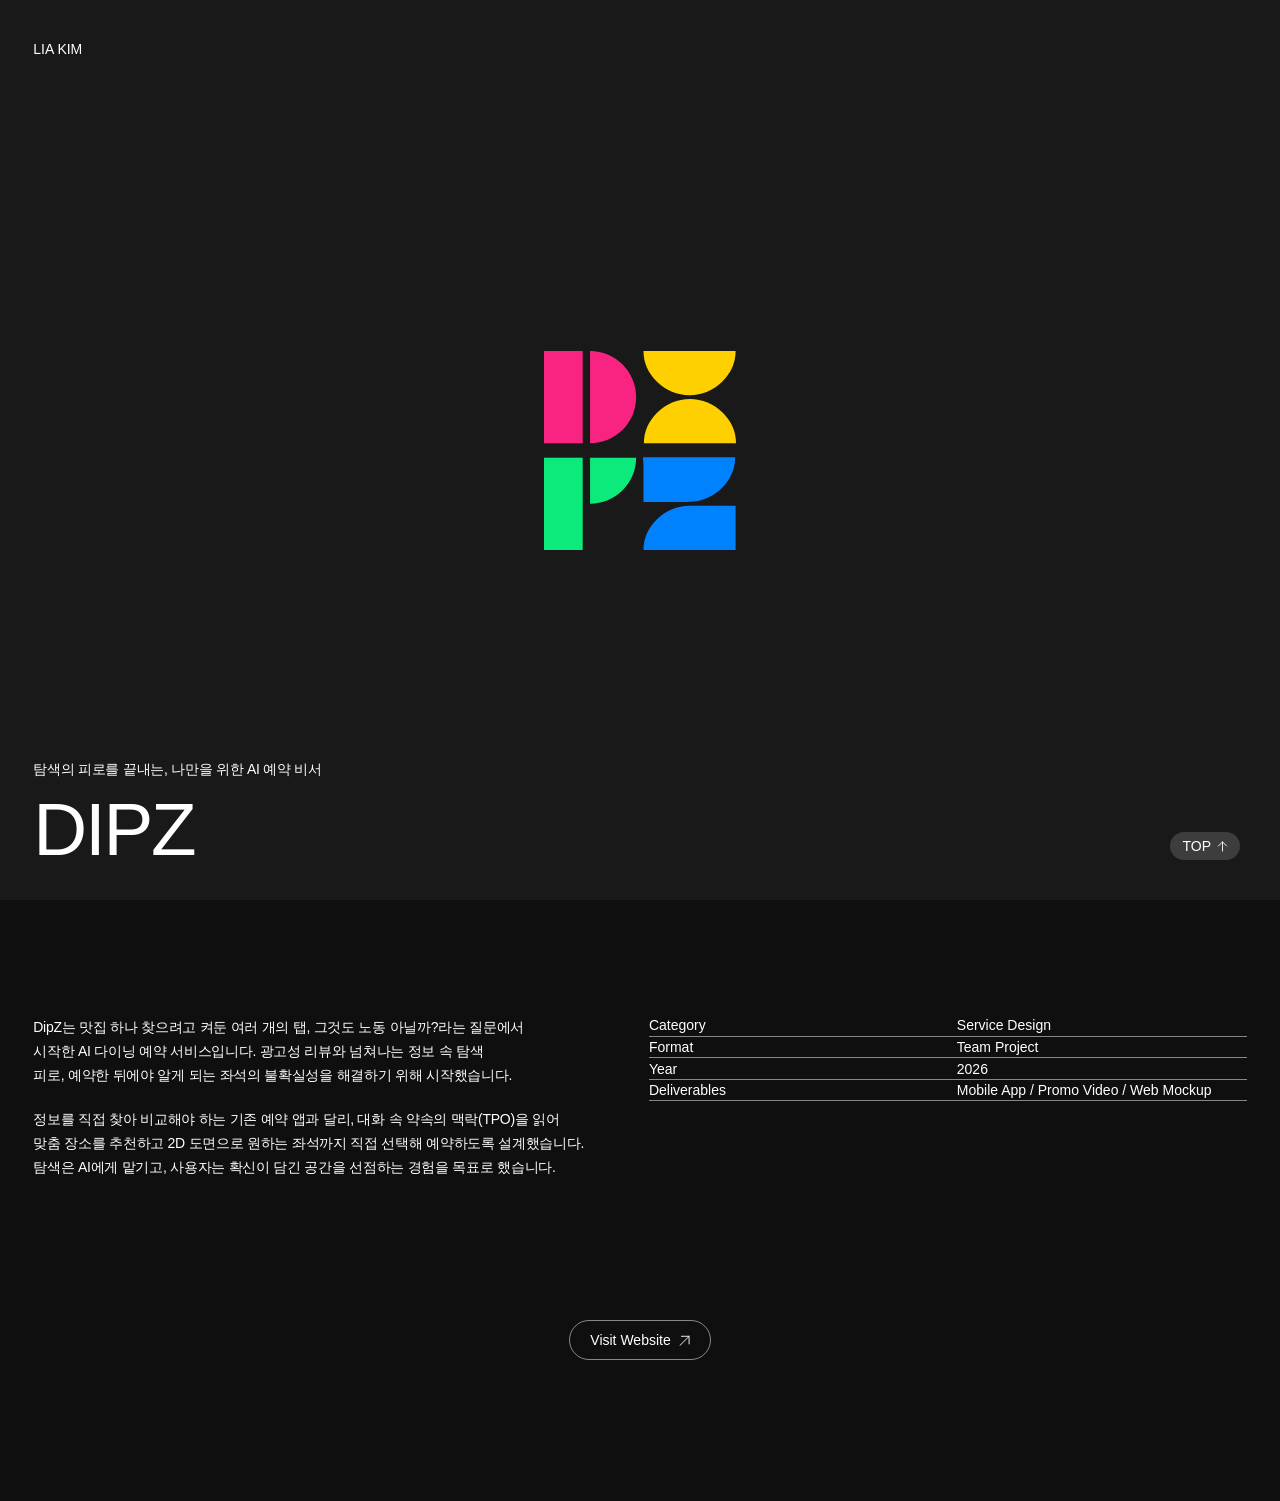
<file: dipz.html>
<!doctype html>
<html lang="ko">
  <head>
    <meta charset="UTF-8" />
    <meta name="viewport" content="width=device-width, initial-scale=1" />
    <title>DipZ — Lia Kim Portfolio 2026</title>
    <meta name="description" content="DipZ — AI 맥락 분석과 2D 도면 예약으로 탐색의 피로를 끝내는 초개인화 다이닝 예약 앱. Service Design, 2026." />
    <link rel="stylesheet" href="dipz.css" />
  </head>
  <body>
    <!-- BAR -->
    <header class="bar" id="top">
      <a class="bar__l small-copy" href="index.html">LIA KIM</a>
    </header>

    <main>
      <!-- HERO -->
      <section class="hero" aria-labelledby="dipz-title">
        <img class="hero__mark" src="assets/dipz-mark.svg" alt="DipZ project mark" />
        <div class="hero__text">
          <p class="small-copy ko">탐색의 피로를 끝내는, 나만을 위한 AI 예약 비서</p>
          <h1 id="dipz-title" class="hero__title">DIPZ</h1>
        </div>
      </section>

      <!-- DESCRIPTION -->
      <section class="desc grid" aria-label="프로젝트 설명">
        <div class="desc__txt">
          <div class="desc__ko ko reveal">
            <p>DipZ는 맛집 하나 찾으려고 켜둔 여러 개의 탭, 그것도 노동 아닐까?라는 질문에서 시작한 AI&nbsp;다이닝&nbsp;예약&nbsp;서비스입니다. 광고성 리뷰와 넘쳐나는 정보 속 탐색 피로, 예약한 뒤에야 알게 되는 좌석의 불확실성을 해결하기 위해 시작했습니다.</p>
            <p>정보를 직접 찾아 비교해야 하는 기존 예약 앱과 달리, 대화 속 약속의 맥락(TPO)을 읽어 맞춤 장소를 추천하고 2D 도면으로 원하는 좌석까지 직접 선택해 예약하도록 설계했습니다. 탐색은 AI에게 맡기고, 사용자는 확신이 담긴 공간을 선점하는 경험을 목표로 했습니다.</p>
          </div>
        </div>

        <dl class="desc__meta small-copy reveal">
          <div><dt>Category</dt><dd>Service Design</dd></div>
          <div><dt>Format</dt><dd>Team Project</dd></div>
          <div><dt>Year</dt><dd>2026</dd></div>
          <div><dt>Deliverables</dt><dd>Mobile App / Promo Video / Web Mockup</dd></div>
        </dl>
      </section>

      <!-- GO TO WEBSITE -->
      <div class="go-wrap">
        <a class="go" href="dipz-web.html">Visit Website <svg class="ico" viewBox="0 0 12 12" width="11" height="11" aria-hidden="true"><path d="M11 1.4 1 11.4M11 9.73V1.4H2.67" fill="none" stroke="currentColor" stroke-width="1" stroke-linecap="round" stroke-linejoin="round"/></svg></a>
      </div>
    </main>

    <a class="to-top small-copy" href="#top" aria-label="맨 위로">TOP <svg class="ico" viewBox="0 0 12 12" width="11" height="11" aria-hidden="true"><path d="M6 11V1M1.5 5.5 6 1l4.5 4.5" fill="none" stroke="currentColor" stroke-width="1" stroke-linecap="round" stroke-linejoin="round"/></svg></a>

    <script src="dipz.js"></script>
  </body>
</html>
</file>
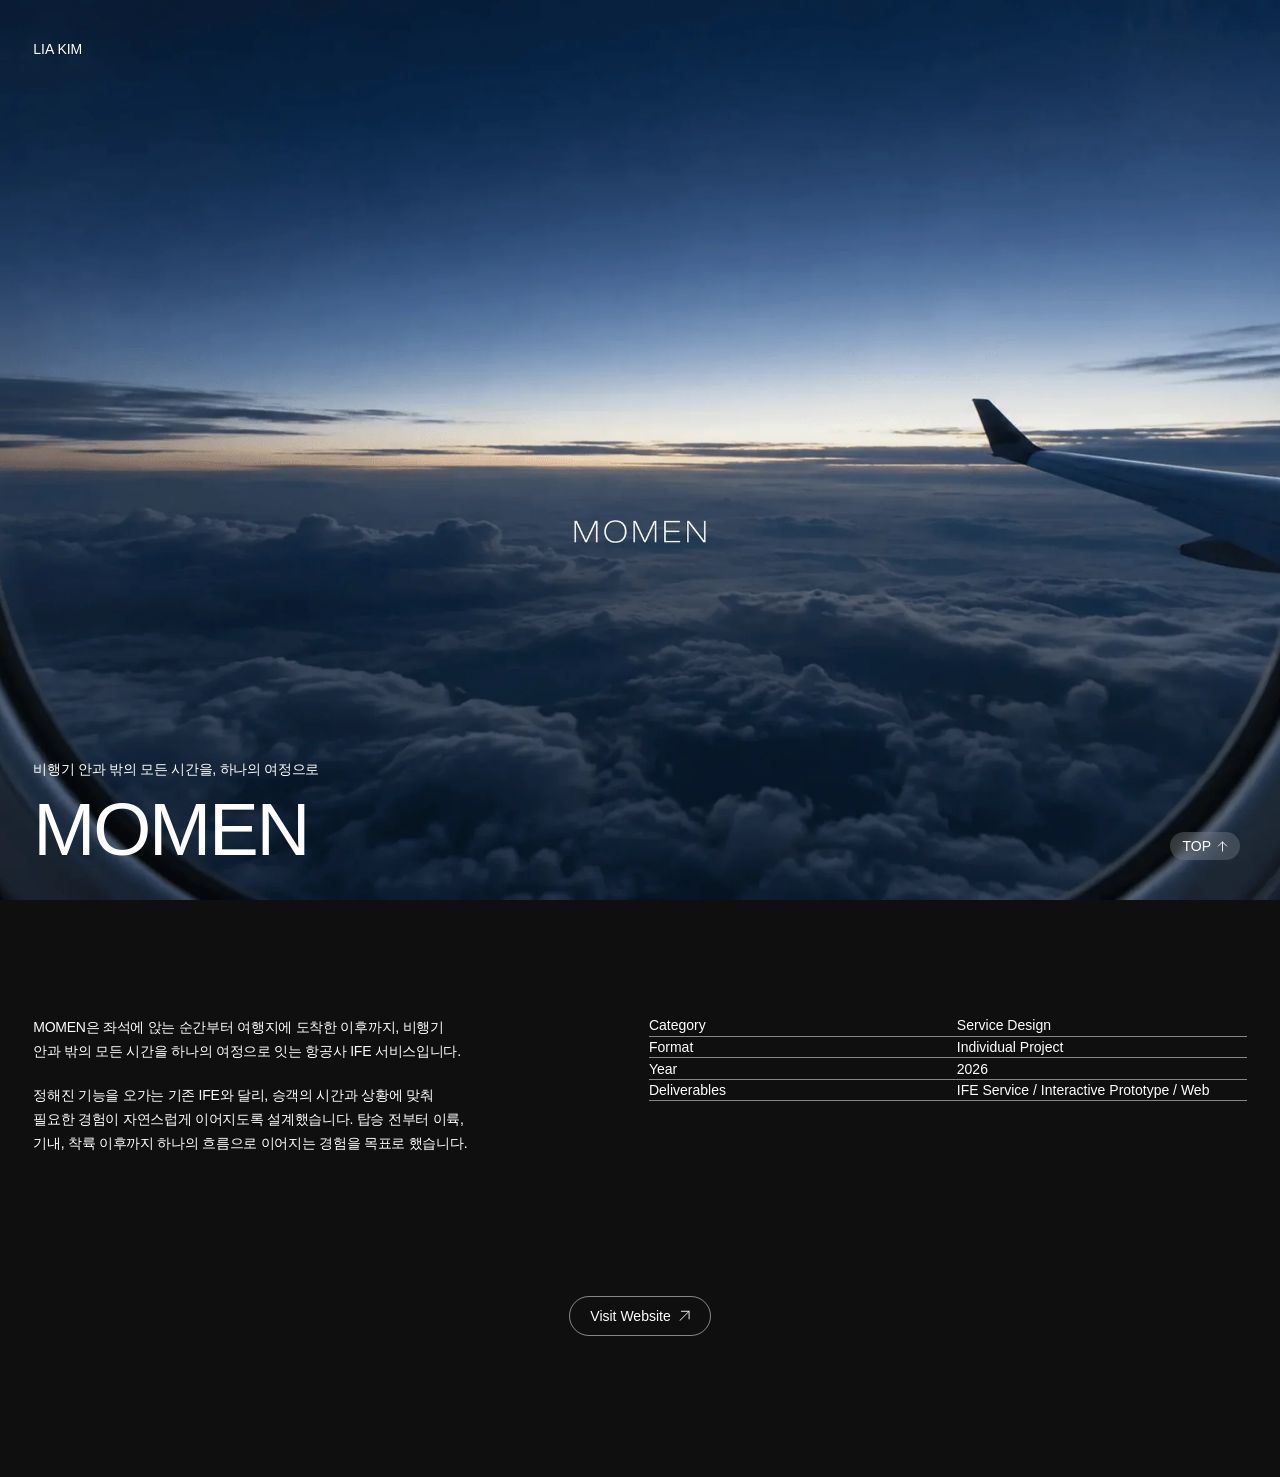
<file: momen.html>
<!doctype html>
<html lang="ko">
  <head>
    <meta charset="UTF-8" />
    <meta name="viewport" content="width=device-width, initial-scale=1" />
    <title>MOMEN — Lia Kim Portfolio 2026</title>
    <meta name="description" content="MOMEN — 좌석에 앉는 순간부터 여행지에 도착한 이후까지, 비행기 안과 밖의 시간을 하나의 여정으로 잇는 항공사 IFE 서비스. Service Design, 2026." />
    <link rel="stylesheet" href="dipz.css" />
    <link rel="stylesheet" href="momen.css" />
  </head>
  <body>
    <!-- BAR -->
    <header class="bar" id="top">
      <a class="bar__l small-copy" href="index.html">LIA KIM</a>
    </header>

    <main>
      <!-- HERO -->
      <section class="hero hero--photo" aria-labelledby="momen-title">
        <img class="hero__photo" src="assets/momen.webp" alt="MOMEN — 비행기 창밖의 구름" />
        <div class="hero__text">
          <p class="small-copy ko">비행기 안과 밖의 모든 시간을, 하나의 여정으로</p>
          <h1 id="momen-title" class="hero__title">MOMEN</h1>
        </div>
      </section>

      <!-- DESCRIPTION -->
      <section class="desc grid" aria-label="프로젝트 설명">
        <div class="desc__txt">
          <div class="desc__ko ko reveal">
            <p>MOMEN은 좌석에 앉는 순간부터 여행지에 도착한 이후까지, 비행기 안과 밖의 모든 시간을 하나의 여정으로 잇는 항공사 IFE 서비스입니다.</p>
            <p>정해진 기능을 오가는 기존 IFE와 달리, 승객의 시간과 상황에 맞춰 필요한 경험이 자연스럽게 이어지도록 설계했습니다. 탑승 전부터 이륙, 기내, 착륙 이후까지 하나의 흐름으로 이어지는 경험을 목표로 했습니다.</p>
          </div>
        </div>

        <dl class="desc__meta small-copy reveal">
          <div><dt>Category</dt><dd>Service Design</dd></div>
          <div><dt>Format</dt><dd>Individual Project</dd></div>
          <div><dt>Year</dt><dd>2026</dd></div>
          <div><dt>Deliverables</dt><dd>IFE Service / Interactive Prototype / Web</dd></div>
        </dl>
      </section>

      <!-- GO TO WEBSITE -->
      <div class="go-wrap">
        <a class="go" href="momen-site/index.html">Visit Website <svg class="ico" viewBox="0 0 12 12" width="11" height="11" aria-hidden="true"><path d="M11 1.4 1 11.4M11 9.73V1.4H2.67" fill="none" stroke="currentColor" stroke-width="1" stroke-linecap="round" stroke-linejoin="round"/></svg></a>
      </div>
    </main>

    <a class="to-top small-copy" href="#top" aria-label="맨 위로">TOP <svg class="ico" viewBox="0 0 12 12" width="11" height="11" aria-hidden="true"><path d="M6 11V1M1.5 5.5 6 1l4.5 4.5" fill="none" stroke="currentColor" stroke-width="1" stroke-linecap="round" stroke-linejoin="round"/></svg></a>

    <script src="dipz.js"></script>
  </body>
</html>
</file>
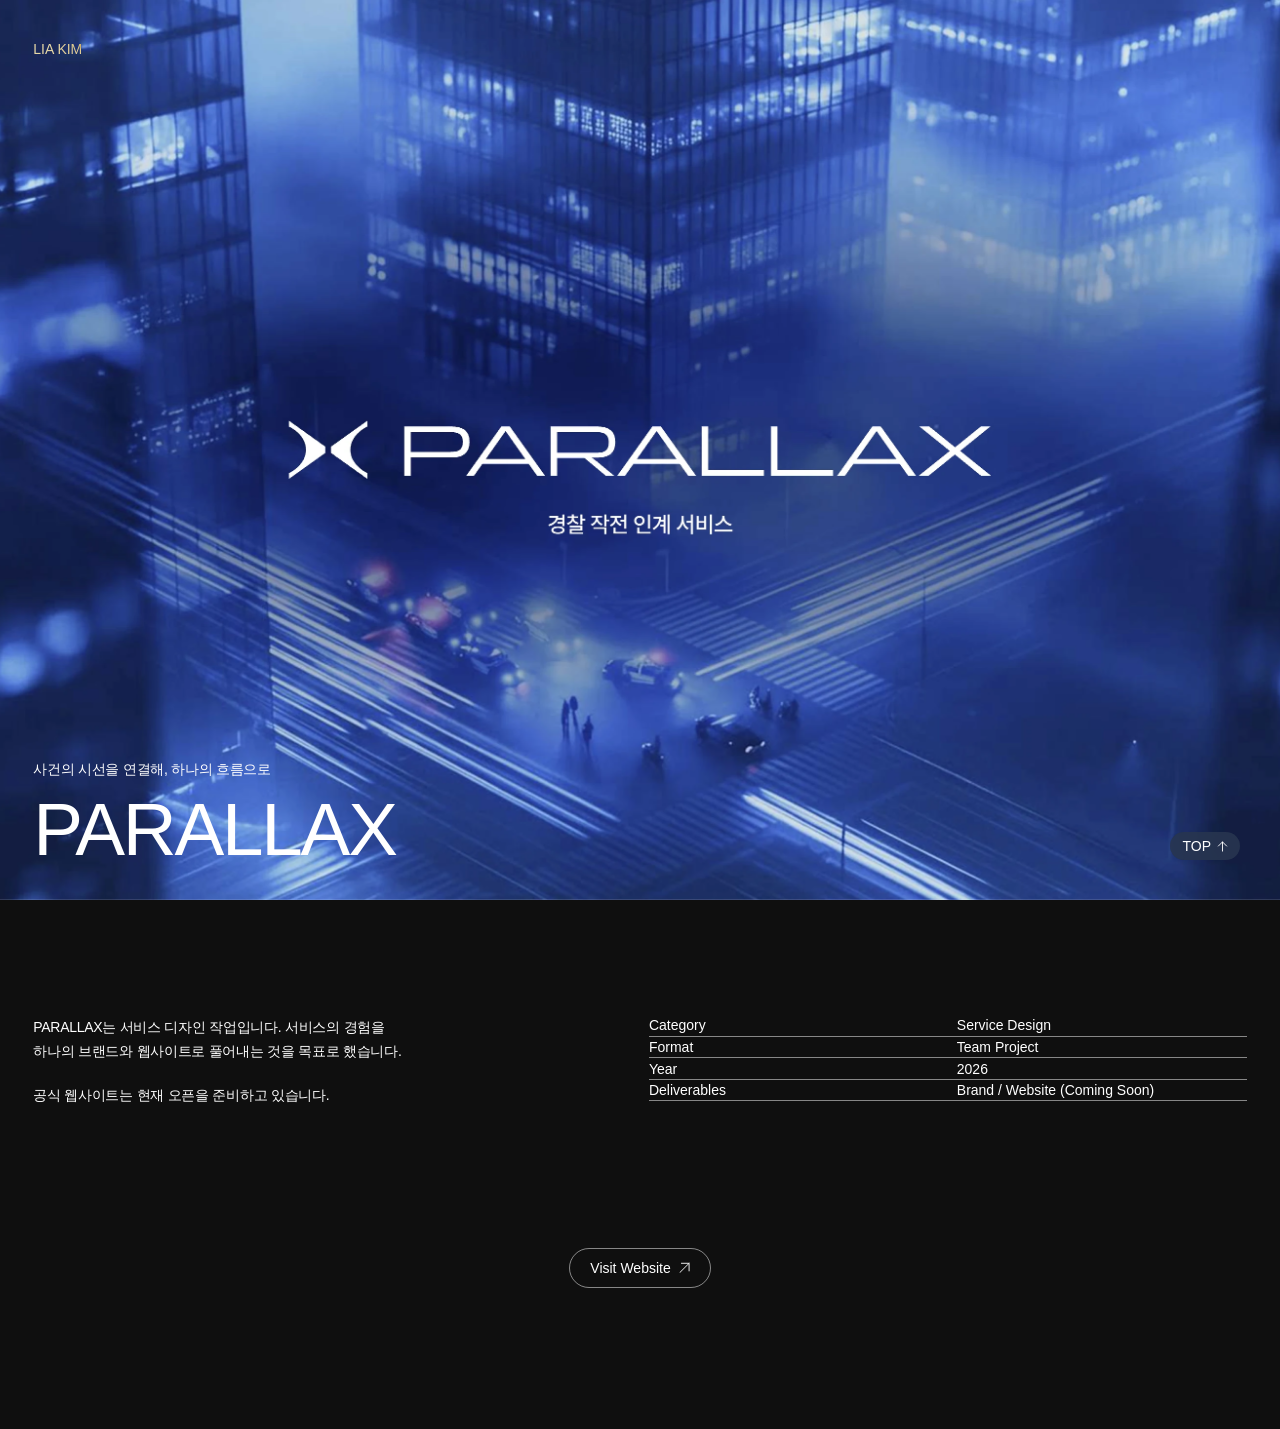
<file: parallax.html>
<!doctype html>
<html lang="ko">
  <head>
    <meta charset="UTF-8" />
    <meta name="viewport" content="width=device-width, initial-scale=1" />
    <title>PARALLAX — Lia Kim Portfolio 2026</title>
    <meta name="description" content="PARALLAX — 서비스 경험을 하나의 브랜드와 웹사이트로 풀어낸 서비스 디자인. Service Design, 2026." />
    <link rel="stylesheet" href="dipz.css" />
    <link rel="stylesheet" href="momen.css" />
    <link rel="stylesheet" href="parallax.css" />
  </head>
  <body>
    <!-- BAR -->
    <header class="bar" id="top">
      <a class="bar__l small-copy" href="index.html">LIA KIM</a>
    </header>

    <main>
      <!-- HERO -->
      <section class="hero hero--photo" aria-labelledby="parallax-title">
        <img class="hero__photo" src="assets/parallax-thumb.webp" alt="PARALLAX 웹사이트 히어로 화면" />
        <div class="hero__text">
          <p class="small-copy ko">사건의 시선을 연결해, 하나의 흐름으로</p>
          <h1 id="parallax-title" class="hero__title">PARALLAX</h1>
        </div>
      </section>

      <!-- DESCRIPTION -->
      <section class="desc grid" aria-label="프로젝트 설명">
        <div class="desc__txt">
          <div class="desc__ko ko reveal">
            <p>PARALLAX는 서비스 디자인 작업입니다. 서비스의 경험을 하나의 브랜드와 웹사이트로 풀어내는 것을 목표로 했습니다.</p>
            <p>공식 웹사이트는 현재 오픈을 준비하고 있습니다.</p>
          </div>
        </div>

        <dl class="desc__meta small-copy reveal">
          <div><dt>Category</dt><dd>Service Design</dd></div>
          <div><dt>Format</dt><dd>Team Project</dd></div>
          <div><dt>Year</dt><dd>2026</dd></div>
          <div><dt>Deliverables</dt><dd>Brand / Website (Coming Soon)</dd></div>
        </dl>
      </section>

      <!-- GO TO WEBSITE -->
      <div class="go-wrap">
        <a class="go" href="https://parallax.ai.kr/" target="_blank" rel="noopener">Visit Website <svg class="ico" viewBox="0 0 12 12" width="11" height="11" aria-hidden="true"><path d="M11 1.4 1 11.4M11 9.73V1.4H2.67" fill="none" stroke="currentColor" stroke-width="1" stroke-linecap="round" stroke-linejoin="round"/></svg></a>
      </div>
    </main>

    <a class="to-top small-copy" href="#top" aria-label="맨 위로">TOP <svg class="ico" viewBox="0 0 12 12" width="11" height="11" aria-hidden="true"><path d="M6 11V1M1.5 5.5 6 1l4.5 4.5" fill="none" stroke="currentColor" stroke-width="1" stroke-linecap="round" stroke-linejoin="round"/></svg></a>

    <script src="dipz.js"></script>
  </body>
</html>
</file>
<file: styles.css>
:root {
  color-scheme: dark;
  --background: #0f0f0f;
  --foreground: #ffffff;
  --muted: rgba(255, 255, 255, 0.5);
  --rule: rgba(255, 255, 255, 0.5);
  --hx: 0px; /* 히어로 하단 여백(첫 화면에서 아래 구분선이 안 보이도록) */
}

* {
  box-sizing: border-box;
}

html {
  background: var(--background);
  scroll-behavior: smooth;
}

body {
  margin: 0;
  min-width: 320px;
  background: var(--background);
  color: var(--foreground);
  overflow-x: hidden;
}

a {
  color: inherit;
  text-decoration: none;
}

p,
h1,
h2,
dl,
dd {
  margin: 0;
}

.viewport {
  position: relative;
  width: 100%;
  height: 6116px;
  overflow: hidden;
  background: var(--background);
}

.site {
  position: absolute;
  top: 0;
  left: 50%;
  width: 1920px;
  height: 6116px;
  transform: translateX(-50%);
  transform-origin: top center;
  overflow: hidden;
  background: var(--background);
  font-family: "Helvetica Neue", Helvetica, Arial, sans-serif;
  font-weight: 300;
}

.small-copy {
  font-size: calc(14px / var(--site-scale, 1));
  line-height: 1.24;
  font-weight: 300;
}

.display-title {
  position: absolute;
  font-family: "Helvetica Neue", Helvetica, Arial, sans-serif;
  font-size: 112px;
  line-height: 1;
  font-weight: 400;
  letter-spacing: -3.36px;
  white-space: nowrap;
}

.rule {
  position: absolute;
  z-index: 5;
  pointer-events: none;
  background: var(--rule);
  opacity: 0.6;
}


.rule--hero,
.rule--works,
.rule--contact,
.rule--footer {
  left: 50px;
  width: 1820px;
  height: 0.3px;
}

.rule--hero { top: calc(1010px + var(--hx)); }
.rule--works { top: calc(1755px + var(--hx)); }
.rule--contact { top: calc(5550px + var(--hx)); }
.rule--footer { top: calc(6014px + var(--hx)); }

/* 캔버스 밖 요소도 사이트 폰트·굵기·크기 그대로 (작은 텍스트 14px/300, 제목 400) */
.bar { font-family: "Helvetica Neue", Helvetica, Arial, sans-serif; font-weight: 300; }
.bar .small-copy, .bar a { font-size: 14px; font-weight: 400; }

/* ---------- fixed nav ---------- */
.bar {
  position: fixed;
  top: 0;
  left: 0;
  right: 0;
  z-index: 80;
  display: flex;
  align-items: flex-start;
  justify-content: space-between;
  padding: min(3.2292vw, 62px) clamp(16px, 2.6vw, 50px) 12px;
  line-height: 1.24;
  background: transparent;
}
.bar a { transition: color 0.3s; }
.bar { transition: transform 0.4s cubic-bezier(0.22, 1, 0.36, 1), opacity 0.3s; }
.bar.is-hidden { transform: translateY(-100%); opacity: 0; pointer-events: none; } /* 스크롤하면 메뉴바 숨김 (TOP 버튼이 대신함) */
.bar a:hover { color: var(--muted); }
.bar__nav { display: flex; gap: 48px; }
@media (max-width: 700px) { .bar__nav { gap: 24px; } }

/* ---------- hero (원래 사이트와 동일: 인덱스 표 + 큰 타이틀) ---------- */
.identity {
  position: absolute;
  top: calc(62px + 17.36px / var(--site-scale, 1)); /* 고정 메뉴바 로고(LIA KIM) 바로 아래 줄 */
  left: 50px;
}

.edition {
  position: absolute;
  top: calc(62px + 70px / var(--site-scale, 1));
  left: 50px;
}

.index {
  position: absolute;
  top: 220px;
  left: 970px;
  width: 900px;
  line-height: 1;
}

.index-row {
  display: grid;
  align-items: center;
  width: 900px;
  height: max(32.3px, calc(2.3 * 14px / var(--site-scale, 1)));
  border-bottom: 0.3px solid var(--rule);
}

.index-row--section {
  grid-template-columns: 154px 1fr;
}

.index-row--project {
  position: relative;
  grid-template-columns: 405px 103px;
  margin-left: 306px;
  width: 508px;
  justify-content: space-between;
  border-bottom: 0;
}

.index-row--project::after {
  content: "";
  position: absolute;
  left: -306px;
  width: 904px;
  height: max(32.3px, calc(2.3 * 14px / var(--site-scale, 1)));
  border-bottom: 0.3px solid var(--rule);
}

.index-row--project { cursor: pointer; transition: color 0.3s; }
.index-row--project:hover { color: var(--muted); }

.index-row--project span:last-child {
  text-align: right;
  white-space: nowrap;
}

.index-row--last {
  border-bottom: 0;
}

.hero-title {
  top: 882px;
  left: auto;
  right: 50px;
  white-space: nowrap;
}

#about {
  position: absolute;
  inset: calc(1010px + var(--hx)) 0 auto;
  height: 745px;
}

.section-number {
  position: absolute;
  left: 50px;
}

#about .section-number { top: 16px; }
.about-title { top: 28px; left: 50px; }

.about-left { position: absolute; top: 190px; left: 1050px; width: 450px; }
.about-intro {
  margin: 0 0 130px;
  width: 340px;
  font-family: Pretendard, "Apple SD Gothic Neo", sans-serif;
  font-size: calc(14px / var(--site-scale, 1));
  line-height: 1.72;
  font-weight: 300;
  letter-spacing: -0.02em;
  word-break: keep-all;
  text-wrap: balance;
  color: #fff;
}

.profile-placeholder {
  display: flex;
  align-items: center;
  justify-content: center;
  position: absolute;
  top: 190px;
  left: 660px;
  width: 287.5px;
  height: 383.3px;
  border-radius: 8px;
  background: #353535;
  font-size: calc(14px / var(--site-scale, 1));
  line-height: 1.24;
}

.about-facts {
  position: relative;
  width: max-content;
  min-width: 450px;
  line-height: 1;
}

.about-facts > div {
  display: grid;
  grid-template-columns: 110px 1fr;
  align-items: center;
  height: max(32.3px, calc(2.3 * 14px / var(--site-scale, 1)));
  border-bottom: 0.3px solid var(--rule);
}

.about-facts dt,
.about-facts dd {
  white-space: nowrap;
}

#works {
  position: absolute;
  inset: calc(1755px + var(--hx)) 0 auto;
  height: 3795px;
}

/* ---------- works: DFY 스타일 — 필터 + 2열 큰 카드(4:3) + 제목/설명/태그 ---------- */
.works-body { position: absolute; top: 205px; left: 0; width: 1920px; }
.works-filter {
  position: relative;
  margin-left: 1350px;
  margin-bottom: 200px; /* 위(WORKS와) 간격 = 아래(카드와) 간격 */
  width: 520px;
  display: flex;
  flex-direction: column;
  line-height: 1;
}
.works-filter button {
  all: unset;
  box-sizing: border-box;
  cursor: pointer;
  display: grid;
  grid-template-columns: 1fr auto;
  align-items: center;
  width: 520px;
  height: max(32.3px, calc(2.3 * 14px / var(--site-scale, 1)));
  border-bottom: 0.3px solid var(--rule);
  color: var(--muted);
  font: inherit;
  transition: color 0.3s;
}
.works-filter button:hover, .works-filter button.is-active { color: #fff; }
.works-filter button:last-child { border-bottom: 0; }
.works-grid {
  position: relative;
  margin-left: 50px;
  width: 1820px;
  display: grid;
  grid-template-columns: repeat(12, minmax(0, 1fr)); /* DFY처럼 12컬럼 그리드 */
  column-gap: 20px;
  row-gap: 180px;
  align-items: start;
}
/* 카드마다 다른 크기·위치 (DFY 홈 슬롯 배치) */
.wcard2.slot-a { grid-area: 1 / 1 / 2 / 7;  margin-top: 0; }   /* 좌 큰 가로 카드 */
.wcard2.slot-b { grid-area: 1 / 9 / 2 / 13; margin-top: 300px; }    /* 우 세로 카드 */
.wcard2.slot-c { grid-area: 2 / 2 / 3 / 9;  margin-top: 60px; }    /* 좌측으로 치우친 와이드 */
.wcard2.slot-d { grid-area: 3 / 7 / 4 / 12; margin-top: 60px; }   /* 우 하단, 좁게 */
.wcard2.slot-b .wthumb { aspect-ratio: 464 / 600; }
.wcard2.slot-c .wthumb { aspect-ratio: 16 / 10; }
.wcard2 { display: block; }
.wcard2[hidden] { display: none; }
.works-grid.is-refresh .wcard2 { animation: wfade .5s ease backwards; }
@keyframes wfade { from { opacity: 0; transform: translateY(16px); } to { opacity: 1; transform: none; } }
.wthumb { position: relative; display: block; width: 100%; aspect-ratio: 100 / 75; overflow: hidden; border-radius: 8px; background: #191919; }
.wthumb img { position: absolute; inset: 0; width: 100%; height: 100%; object-fit: cover; display: block; transition: transform 0.9s cubic-bezier(0.22, 1, 0.36, 1); }
.wthumb--mark img { object-fit: contain; padding: 22% 38%; box-sizing: border-box; }
.wthumb--momen img { object-position: 78% 50%; }
.wthumb--polaroid img { object-position: 52% 50%; }
/* 호버: 이미지 확대 대신 카드 전체가 살짝 작아짐 */
.wcard2 { transition: transform .6s cubic-bezier(.22, 1, .36, 1); transform-origin: 50% 40%; }
.wthumb { transition: border-radius .6s cubic-bezier(.22, 1, .36, 1), clip-path 1.1s cubic-bezier(.22, 1, .36, 1); }
.wthumb::after { content: ''; position: absolute; inset: 0; background: rgba(0, 0, 0, 0.45); opacity: 0; transition: opacity .5s ease; pointer-events: none; }
a.wcard2:hover .wthumb::after { opacity: 1; }
/* 스크롤 등장: 썸네일이 아래에서 열리듯 나타나고 텍스트가 이어서 올라옴 */
.wcard2 { transition: opacity .9s ease, transform 1.1s cubic-bezier(.22, 1, .36, 1); }
.works-grid.is-armed .wcard2:not(.in) { opacity: 0; transform: translateY(70px); }
.works-grid.is-armed .wcard2:not(.in) .wthumb { clip-path: inset(100% 0 0 0); }
.works-grid.is-armed .wcard2:not(.in) .wmeta { opacity: 0; transform: translateY(20px); }
.wmeta { transition: opacity .8s ease .35s, transform .8s cubic-bezier(.22, 1, .36, 1) .35s; }
.wcard2 .wthumb img { transition: transform 1.4s cubic-bezier(.22, 1, .36, 1); }
.works-grid.is-armed .wcard2:not(.in) .wthumb img { transform: scale(1.25); }
.wmeta { display: grid; gap: calc(14px / var(--site-scale, 1)); margin-top: calc(14px / var(--site-scale, 1)); line-height: 1.24; }
.wmeta strong { font-weight: 400; color: #fff; font-size: calc(18px / var(--site-scale, 1)); line-height: 1.2; }
.wmeta__desc { color: var(--muted); }
.wmeta__tags { display: flex; flex-wrap: wrap; gap: calc(6px / var(--site-scale, 1)); }
.wmeta__tags span { font-size: calc(12px / var(--site-scale, 1)); line-height: 1; padding: calc(6px / var(--site-scale, 1)) calc(9px / var(--site-scale, 1)); border-radius: calc(4px / var(--site-scale, 1)); background: rgba(255, 255, 255, 0.14); color: rgba(255, 255, 255, 0.7); }

#works > .section-number { top: 16px; }
.works-title { top: 28px; left: 1350px; } /* 필터와 좌측 정렬 */

.project {
  position: absolute;
  inset-inline: 0;
  height: 532px;
}

.project-meta {
  position: absolute;
  top: 0;
  display: grid;
  grid-template-columns: 1fr auto;
  align-items: start;
  width: 747px;
  line-height: 1.24;
}

.project-title,
.project-year {
  display: flex;
  flex-direction: column;
}

.project-title span {
  color: var(--muted);
}

.project-image {
  position: absolute;
  width: 747px;
  height: 472px;
  overflow: hidden;
  background: #353535;
}

.project-image > img {
  display: block;
  width: 100%;
  height: 100%;
  object-fit: cover;
}

.project--dipz { top: 309px; }
.project--dipz .project-meta { left: 357px; }
.project--dipz .project-image { top: 60px; left: 357px; }
.project-image--dipz { display: flex; align-items: center; justify-content: center; background: #191919; }
.project-image--dipz > img { width: 189.998px; height: 196.564px; object-fit: contain; }

.project--momen { top: 309px; }
.project--momen .project-meta { left: 1123px; }
.project--momen .project-image { top: 60px; left: 1123px; }

.project--parallax { top: 961px; }
.project--parallax .project-meta { left: 357px; }
.project--parallax .project-image { top: 60px; left: 357px; }
.project-image--parallax > img { object-position: bottom; }

.parallax-wordmark {
  position: absolute;
  left: 23px;
  bottom: 16px;
  color: #000000;
  font-family: Panchang, "Helvetica Neue", sans-serif;
  font-size: 32px;
  line-height: 1;
  font-weight: 400;
}

.project--polaroid { top: 961px; }
.project--polaroid .project-meta { left: 1123px; }
.project--polaroid .project-image { top: 60px; left: 1123px; }

#contact {
  position: absolute;
  inset: calc(5550px + var(--hx)) 0 auto;
  height: 566px;
}

#contact > .section-number { top: 16px; }
.contact-name { position: absolute; top: 28px; left: 50px; }
.contact-title { top: 28px; left: auto; right: 50px; }

.contact-list {
  position: absolute;
  bottom: 122px;
  left: 50px;
  width: 747px;
  font-style: normal;
  line-height: 1;
}

.contact-list > a,
.contact-list > div {
  display: flex;
  align-items: center;
  justify-content: space-between;
  height: max(32.3px, calc(2.3 * 14px / var(--site-scale, 1)));
  border-bottom: 0.3px solid var(--rule);
}

.contact-list > div {
  border-bottom: 0;
}

.contact-action {
  display: flex;
  align-items: center;
  gap: 8px;
}

.contact-action img {
  width: 12px;
  height: 12px;
}

.copyright {
  position: absolute;
  bottom: 130px;
  right: 50px;
  left: auto;
  white-space: nowrap;
}

.scroll-reveal {
  opacity: 0;
  transform: translateY(48px);
  transition:
    opacity 900ms cubic-bezier(0.22, 1, 0.36, 1),
    transform 900ms cubic-bezier(0.22, 1, 0.36, 1);
  will-change: opacity, transform;
}

.scroll-reveal.is-visible {
  opacity: 1;
  transform: translateY(0);
}

@media (max-width: 1919px) {
  .site {
    left: 0;
    transform: scale(var(--site-scale, 1));
    transform-origin: top left;
  }
}

@media (prefers-reduced-motion: reduce) {
  html { scroll-behavior: auto; }

  .scroll-reveal {
    opacity: 1;
    transform: none;
    transition: none;
  }
}

/* 우하단 TOP 버튼 — 캔버스 스케일과 무관하게 항상 실제 14px */
.to-top-fixed {
  position: fixed; right: 40px; bottom: 40px; z-index: 100;
  display: inline-flex; align-items: center; justify-content: center; gap: 6px; height: 28px; padding: 0 12px; border-radius: 999px;
  font-family: "Helvetica Neue", Helvetica, Arial, sans-serif; font-size: 14px; font-weight: 300; line-height: 1;
  color: #fff; background: rgba(255, 255, 255, 0.16);
  -webkit-backdrop-filter: blur(10px); backdrop-filter: blur(10px);
  transition: background 0.3s, color 0.3s;
}
.to-top-fixed:hover { background: #fff; color: #0f0f0f; }
@media (max-width: 700px) { .to-top-fixed { right: 16px; bottom: 16px; } }
.to-top-fixed .ico { display: block; flex: 0 0 auto; }

/* 영문 작은 텍스트 자간 0 */
.small-copy:not(.ko) { letter-spacing: 0; }


/* 섹션 제목: DFY "VIEW ALL WORKS" 크기(1920px 기준 약 37.5px, 자간 -0.04em)에 맞춤 */
.about-title, .works-title, .contact-title { font-size: 37.5px; letter-spacing: -0.04em; }
</file>
<file: dipz.css>
:root {
  color-scheme: dark;
  --background: #0f0f0f;
  --foreground: #ffffff;
  --muted: rgba(255, 255, 255, 0.5);
  --surface: #191919;
  /* 메인과 동일한 텍스트 위계: small 16 / display 112(max) — 이 두 단계만 사용 */
  --fs-small: 14px;
  --fs-display: clamp(32px, 5.834vw, 112px);
  --gutter: clamp(16px, 2.6vw, 50px);
  --gap: clamp(12px, 1.4vw, 27px);
  --bar-h: 50px;
  --space: clamp(100px, 11vw, 200px);
  --ease: cubic-bezier(0.22, 1, 0.36, 1);
  --font: "Helvetica Neue", Helvetica, Arial, sans-serif;
  --font-ko: Pretendard, "Apple SD Gothic Neo", "Helvetica Neue", sans-serif;
}

* { box-sizing: border-box; }
html { background: var(--background); scroll-behavior: smooth; scroll-padding-top: var(--bar-h); }
body { margin: 0; min-width: 320px; background: var(--background); color: var(--foreground); font-family: var(--font); font-weight: 300; overflow-x: hidden; -webkit-font-smoothing: antialiased; }
a { color: inherit; text-decoration: none; }
p, h1, h2, h3, dl, dd, ol, ul, figure, blockquote { margin: 0; padding: 0; font-weight: inherit; }
ol, ul { list-style: none; }
img { display: block; max-width: 100%; }

.small-copy, .sec__txt, .pain h3, .pain p, .stats p, .persona blockquote, .persona figcaption, .persona__k,
.feat__txt h3, .feat__txt p, .type__n, .src, .flow li, .impact p.sub { font-size: var(--fs-small); line-height: 1.5; font-weight: 300; }
.muted { color: var(--muted); }
.ko { font-family: var(--font-ko); letter-spacing: -0.02em; word-break: keep-all; }
.arr { width: 12px; height: 12px; transform: rotate(-90deg); }

.display-title, .hero__title, .pain__n, .stats .stat__n, .feat__k, .impact__k, .type__s {
  font-size: var(--fs-display); line-height: 1; font-weight: 400; letter-spacing: -0.03em; text-transform: uppercase;
}

.grid { display: grid; grid-template-columns: repeat(4, 1fr); column-gap: var(--gap); padding-inline: var(--gutter); }

/* ---------- bar ---------- */
.bar {
  position: fixed; top: 0; left: 0; z-index: 50;
  display: flex; align-items: flex-start;
  padding: min(3.2292vw, 62px) var(--gutter) 0; /* 메인 페이지 상단 텍스트와 같은 상단 마진 */
  line-height: 1.24;
  pointer-events: none;
}
.bar a { pointer-events: auto; line-height: 1.24; font-weight: 400; }
.bar { transition: opacity 0.3s; }
.bar.is-hidden { opacity: 0; }
.bar.is-hidden a { pointer-events: none; }
.bar a:hover { color: var(--muted); }

/* ---------- hero ---------- */
.hero { position: relative; height: 100svh; min-height: 520px; background: var(--surface); display: grid; place-items: center; overflow: hidden; }
.hero__mark { width: clamp(120px, 15vw, 290px); height: auto; animation: pop 1.4s var(--ease) both; }
.hero__text { position: absolute; left: var(--gutter); bottom: var(--gutter); display: grid; gap: 12px; justify-items: start; animation: rise 1.2s var(--ease) both 0.2s; }
.hero__text .small-copy { color: var(--foreground); font-weight: 400; }
@keyframes rise { from { opacity: 0; transform: translateY(40px); } to { opacity: 1; transform: none; } }
@keyframes pop { from { opacity: 0; transform: scale(0.9); } to { opacity: 1; transform: none; } }

/* ---------- description ---------- */
.desc { padding-block: clamp(80px, 9vw, 160px) var(--space); align-items: start; }
.desc__txt { grid-column: 1 / 3; display: grid; gap: clamp(32px, 4vw, 64px); max-width: 560px; }
.desc__ko p { text-wrap: balance; }
.desc__ko { display: grid; gap: 1.4em; font-size: var(--fs-small); line-height: 1.72; font-weight: 300; letter-spacing: -0.02em; }
/* 메인 About facts와 동일: 16px, 라벨 197 / 값, 행 32.3px, 0.3px 라인 */
.desc__meta { grid-column: 3 / 5; line-height: 1; }
.desc__meta > div { display: grid; grid-template-columns: 1fr 1fr; column-gap: var(--gap); align-items: center; min-height: calc(32.3 * min(100vw, 1920px) / 1920); border-bottom: 0.3px solid rgba(255, 255, 255, 0.5); }
.desc__meta dt, .desc__meta dd { white-space: nowrap; }
.desc__meta dd { color: var(--foreground); }

/* ---------- website (Figma 시안 그대로) ---------- */
.web { padding: 0 var(--gutter) var(--space); }
.web img { display: block; width: 100%; height: auto; }

/* 설명 섹션 아래 중앙 — 실제 웹사이트로 이동 */
.go-wrap { display: flex; justify-content: center; padding: 0 var(--gutter) var(--space); }
.go {
  display: inline-flex; align-items: center; justify-content: center; gap: 8px; height: 40px; padding: 0 20px; border-radius: 999px;
  border: 0.3px solid rgba(255, 255, 255, 0.5); color: var(--foreground);
  font-size: var(--fs-small); font-weight: 300; line-height: 1; white-space: nowrap;
  transition: background 0.3s var(--ease), color 0.3s var(--ease), border-color 0.3s var(--ease);
}
.go .ico { transition: transform 0.3s var(--ease); }
.go:hover { background: var(--foreground); color: var(--background); border-color: var(--foreground); }
.go:hover .ico { transform: translate(2px, -2px); }

/* 우하단 TOP 버튼 — 항시 노출 */
.to-top {
  position: fixed; right: 40px; bottom: 40px; z-index: 60;
  display: inline-flex; align-items: center; justify-content: center; gap: 6px; height: 28px; padding: 0 12px; border-radius: 999px; line-height: 1;
  background: rgba(255, 255, 255, 0.16); color: var(--foreground);
  -webkit-backdrop-filter: blur(10px); backdrop-filter: blur(10px);
  transition: background 0.3s var(--ease), color 0.3s var(--ease);
}
.to-top:hover { background: var(--foreground); color: var(--background); }

/* reveal */
.js .reveal { opacity: 0; transform: translateY(48px); }
.js .reveal.is-visible { opacity: 1; transform: none; transition: opacity 0.9s var(--ease), transform 0.9s var(--ease); }

@media (max-width: 1000px) {
  .desc__txt, .desc__meta { grid-column: 1 / 5; }
  .desc__meta { margin-top: 48px; }
  .desc__meta dt, .desc__meta dd { white-space: normal; }
}
@media (max-width: 700px) {
  .to-top { right: 16px; bottom: 16px; }
    .desc__meta > div { grid-template-columns: 120px 1fr; }
}
@media (prefers-reduced-motion: reduce) {
  html { scroll-behavior: auto; }
  .js .reveal { opacity: 1; transform: none; }
  .hero__mark, .hero__text { animation: none; opacity: 1; transform: none; }
}

.ico { flex: 0 0 auto; display: block; }

/* 영문 작은 텍스트 자간 0 */
.small-copy:not(.ko) { letter-spacing: 0; }
</file>
<file: web/web.css>
/* DipZ web design — fixed 1280px stage, scaled to the grid width by dipz.js */
.dz-web { padding: 0; }
.dz-web__fit { position: relative; width: 100%; overflow: hidden; }
.dz-web__stage { width: 1280px; transform-origin: top left; -webkit-font-smoothing: antialiased; text-rendering: optimizeLegibility; background: #000; }
.dz-web__stage, .dz-web__stage * { box-sizing: border-box; }
.dz-web__stage p, .dz-web__stage h1, .dz-web__stage h2, .dz-web__stage h3, .dz-web__stage ul, .dz-web__stage ol { margin: 0; padding: 0; }
.dz-web__stage ul, .dz-web__stage ol { list-style: none; }
.dz-web__stage a { color: inherit; text-decoration: none; }
.dz-web__stage img, .dz-web__stage svg { display: block; }

/* part1 */
.dz-p1{width:1280px;height:81px;background:#000;display:flex;align-items:center;justify-content:space-between;padding:24px 70px;font-family:Pretendard,'Apple SD Gothic Neo',Inter,'Helvetica Neue',sans-serif}
.dz-p1__logo{display:block;width:31.896px;height:33px;flex:none}
.dz-p1__logo img{display:block;width:100%;height:100%}
.dz-p1__nav{display:flex;align-items:center;gap:45px}
.dz-p1__nav a{color:#fff;text-decoration:none;font-weight:500;font-size:16px;line-height:1.45;letter-spacing:-0.48px;white-space:nowrap;transition:opacity .2s}
.dz-p1__nav a:hover{opacity:.6}

/* part2 */
.dz-p2{position:relative;width:1280px;height:713px;background:#000;overflow:hidden;font-family:Pretendard,'Apple SD Gothic Neo',Inter,'Helvetica Neue',sans-serif}
.dz-p2__s{position:absolute;display:block;max-width:none}
.dz-p2__a{position:absolute;display:block;max-width:none;width:114.863px;height:93.739px;padding:0}
.dz-p2__flip{transform:scaleX(-1)}
.dz-p2__w{position:absolute;margin:0;font-weight:700;font-size:128.726px;line-height:1.7;letter-spacing:-9.0108px;color:#000;white-space:nowrap}
.dz-p2__dipz{font-size:148.53px;letter-spacing:-5.9412px;color:#fff}

/* part3 */
.dz-p3{position:relative;width:1280px;height:502px;background:#000;overflow:hidden;color:#fff;font-family:Pretendard,'Apple SD Gothic Neo',Inter,'Helvetica Neue',sans-serif}
.dz-p3__logo{position:absolute;left:234px;top:153px;width:189.998px;height:196.565px;display:block}
.dz-p3__text{position:absolute;left:545px;top:calc(50% + .5px);transform:translateY(-50%);width:501px;display:flex;flex-direction:column;gap:24px}
.dz-p3__eyebrow{margin:0;font-weight:600;font-size:16px;line-height:1.4;letter-spacing:-0.48px}
.dz-p3__title{margin:0;font-weight:600;font-size:28px;line-height:1.5;letter-spacing:-0.28px;white-space:nowrap}
.dz-p3__desc{margin:0;font-weight:400;font-size:16px;line-height:1.5;letter-spacing:-0.16px;white-space:nowrap}

/* part4 */
.dz-p4{position:relative;width:1280px;height:532px;background:#000;color:#fff;font-family:Pretendard,'Apple SD Gothic Neo',Inter,'Helvetica Neue',sans-serif;overflow:hidden}
.dz-p4__text{position:absolute;left:70px;top:50px;width:538px;height:432px;display:flex;flex-direction:column;justify-content:center;gap:24px}
.dz-p4__text p{margin:0}
.dz-p4__eyebrow{font-weight:600;font-size:16px;line-height:1.4;letter-spacing:-0.48px}
.dz-p4__title{font-weight:600;font-size:28px;line-height:1.5;letter-spacing:-0.28px;white-space:nowrap}
.dz-p4__desc{font-weight:400;font-size:16px;line-height:1.6;letter-spacing:-0.16px;white-space:nowrap}
.dz-p4__card{position:absolute;left:672px;top:50px;width:538px;height:432px;background:#191919;border-radius:16px}
.dz-p4__chart{position:absolute;left:0;top:0}
.dz-p4__ctitle{position:absolute;left:42px;top:30px;margin:0;font-weight:600;font-size:18px;line-height:1.4;letter-spacing:-0.54px;white-space:nowrap}
.dz-p4__yr{position:absolute;top:315px;font-weight:600;font-size:20px;line-height:1.5;letter-spacing:-0.2px;white-space:nowrap}
.dz-p4__val{position:absolute;top:345px;font-weight:500;font-size:16px;line-height:1.4;letter-spacing:-0.16px;color:rgba(255,255,255,.55);white-space:nowrap}
.dz-p4__src{position:absolute;right:11px;top:395px;font-weight:400;font-size:12px;line-height:1.4;letter-spacing:-0.36px;opacity:.3;white-space:nowrap;text-align:right}

/* part5 */
.dz-p5{position:relative;width:1280px;height:532px;background:#000;color:#fff;font-family:Pretendard,'Apple SD Gothic Neo',Inter,'Helvetica Neue',sans-serif;overflow:hidden}
.dz-p5__card{position:absolute;left:70px;top:50px;width:538px;height:432px;background:#191919;border-radius:16px}
.dz-p5__card>*{position:absolute;margin:0;white-space:nowrap;display:block}
.dz-p5__meta{font-weight:500;font-size:12px;line-height:1.5;letter-spacing:-0.12px;opacity:.3}
.dz-p5__sep{left:427px;top:24px;width:1px;height:10px;background:#fff;opacity:.3}
.dz-p5__q{left:55px;font-weight:500;font-size:20px;line-height:1.4;letter-spacing:-0.2px;opacity:.5}
.dz-p5__qt{left:55px;font-weight:500;font-size:16px;line-height:1.5;letter-spacing:-0.16px}
.dz-p5__b{height:57px}
.dz-p5__bt{font-weight:600;line-height:1.4;color:#191919}
.dz-p5__w{color:#fff}
.dz-p5__text{position:absolute;left:672px;top:50px;width:538px;height:432px;display:flex;flex-direction:column;justify-content:center;gap:24px}
.dz-p5__text p{margin:0}
.dz-p5__eyebrow{font-weight:600;font-size:16px;line-height:1.4;letter-spacing:-0.48px}
.dz-p5__title{font-weight:600;font-size:28px;line-height:1.5;letter-spacing:-0.28px;white-space:nowrap}
.dz-p5__desc{font-weight:400;font-size:16px;line-height:1.6;letter-spacing:-0.16px;white-space:nowrap}

/* part6 */
.dz-p6{position:relative;width:1280px;height:4967px;background:#000;color:#fff;overflow:hidden;font-family:Pretendard,'Apple SD Gothic Neo',Inter,'Helvetica Neue',sans-serif}
.dz-p6 *{margin:0}
.dz-p6__a{position:absolute}
.dz-p6 img{display:block}
.dz-p6__insight-card{left:70px;top:153px;width:1140px;height:212px;background:#191919;border-radius:20px}
.dz-p6__insight-t{left:309px;top:235px;width:663.64px;text-align:center;font-weight:600;font-size:28px;line-height:1.55;white-space:nowrap}
.dz-p6__insight-t span{color:#0dea7c}
.dz-p6__insight-l{left:605px;top:187px;width:70.23px;height:22px;display:flex;align-items:center;justify-content:center;font-weight:600;font-size:16px;line-height:1.4;letter-spacing:-.48px;opacity:.5;text-align:center}
.dz-p6__head{position:absolute;left:70px;width:1140px;display:flex;flex-direction:column;gap:24px}
.dz-p6__eyebrow{font-weight:600;font-size:16px;line-height:1.4;letter-spacing:-.48px;display:flex;align-items:center;white-space:nowrap}
.dz-p6__title{font-weight:600;font-size:28px;line-height:1.5;letter-spacing:-.28px;white-space:nowrap}
.dz-p6__desc{font-weight:400;font-size:16px;line-height:1.5;letter-spacing:-.16px;white-space:nowrap}
.dz-p6__pcard{width:554px;height:196px;background:#191919;border-radius:16px;overflow:hidden}
.dz-p6__avatar{position:absolute;left:32px;top:32px;width:56px;height:56px}
.dz-p6__pname{position:absolute;left:104px;top:32px;font-weight:600;font-size:20px;line-height:30px;letter-spacing:-.2px}
.dz-p6__psub{position:absolute;left:104px;top:66px;font-weight:500;font-size:16px;line-height:22.4px;letter-spacing:-.16px;color:rgba(255,255,255,.55);white-space:nowrap}
.dz-p6__pq{position:absolute;left:32px;top:112px;width:490px;font-weight:500;font-size:18px;line-height:1.45;letter-spacing:-.18px;opacity:.8}
.dz-p6__fcard{width:362.67px;height:384px;background:#191919;border-radius:16px;overflow:hidden}
.dz-p6__fcard h3{position:absolute;left:32px;top:32px;font-weight:600;font-size:24px;line-height:1.2;letter-spacing:-.24px;white-space:nowrap}
.dz-p6__fcard p{position:absolute;left:32px;top:76px;font-size:14px;line-height:1.5;letter-spacing:-.14px;color:rgba(255,255,255,.55);white-space:nowrap}
.dz-p6__phone{position:absolute;left:61px;top:179px;width:240px;height:205px;overflow:hidden;filter:drop-shadow(0 0 2.2px rgba(0,0,0,.06)) drop-shadow(0 5px 9.5px rgba(0,0,0,.08))}
.dz-p6__bezel{position:absolute;left:0;top:0;width:240px;height:253px;border-radius:32px;overflow:hidden}
.dz-p6__bezel::after{content:'';position:absolute;inset:0;border:8px solid #2e2e2e;border-radius:32px}
.dz-p6__screen{position:absolute;inset:0;overflow:hidden;border-radius:32px}
.dz-p6__screen img{position:absolute;left:0;width:100%;height:206.24%;max-width:none}
.dz-p6__flow{position:absolute;left:0;top:2247px;width:1280px;height:234px}
.dz-p6__fl-t{font-weight:600;font-size:18px;line-height:1;letter-spacing:-.18px;white-space:nowrap}
.dz-p6__fl-d{font-weight:400;font-size:14px;line-height:1.5;letter-spacing:-.14px;opacity:.7;white-space:nowrap}
.dz-p6__dot{top:112px;width:10px;height:10px;border-radius:50%}
.dz-p6__typo{position:absolute;left:70px;top:2629px;width:1018px;height:415px}
.dz-p6__g{font-weight:600;line-height:1;white-space:nowrap}
.dz-p6__fontname{left:867px;top:calc(203px - 8px);font-weight:400;font-size:20px;line-height:1.5;letter-spacing:-.2px;opacity:.5;white-space:nowrap}
.dz-p6__typo-l{left:0;top:calc(0px - .1485em);font-weight:600;font-size:16px;line-height:1;letter-spacing:-.48px}
.dz-p6__big{left:0;top:calc(319px - 29.85px);font-weight:500;font-size:100px;line-height:1.3;letter-spacing:-3px;white-space:nowrap}
.dz-p6__ds-l{left:69px;top:3164px;height:35px}
.dz-p6__sw{top:3279px;width:305px;height:228px;border-radius:16px;color:#000}
.dz-p6__sw p{position:absolute;left:27px;line-height:1;white-space:nowrap}
.dz-p6__sw-n{top:calc(22px - .1485em);font-weight:700;font-size:26px;letter-spacing:-.26px}
.dz-p6__sw-r{top:calc(54px - .1485em);font-weight:700;font-size:16px;letter-spacing:-.16px;color:#191919;opacity:.5}
.dz-p6__sw-h{top:calc(192px - .1485em);font-weight:600;font-size:20px;letter-spacing:-.2px}
.dz-p6__bar{top:3587px;width:208px;height:20px}
.dz-p6__bar--b{box-shadow:inset 0 0 0 .3px rgba(255,255,255,.5)}
.dz-p6__bar-l{top:3616.15px;font-weight:500;font-size:14px;line-height:1.3;letter-spacing:-.14px;opacity:.5;white-space:nowrap}
.dz-p6__bl-l{left:70px;top:3849px;height:35px}
.dz-p6__gal{position:absolute;left:120px;top:3979px;width:1040px;height:908px}
.dz-p6__gbox{width:504px;height:390px;border-radius:16px;overflow:hidden}
.dz-p6__cover{position:absolute;inset:0;width:100%;height:100%;object-fit:cover}

/* part7 */
.dz-p7{position:relative;width:1280px;height:4227px;overflow:hidden;background:#191919;font-family:Pretendard,'Apple SD Gothic Neo',Inter,'Helvetica Neue',sans-serif;color:#fff}
.dz-p7 .dz-p7__line{position:absolute;height:2px;background:repeating-linear-gradient(90deg,#4c4b50 0 2px,transparent 2px 6px)}
.dz-p7 .dz-p7__big{position:absolute;margin:0;font-family:Freesentation,Pretendard,Inter,sans-serif;font-weight:800;font-size:157.097px;line-height:114px;height:114px;letter-spacing:5.4px;color:#000;white-space:nowrap}
.dz-p7 .dz-p7__num{position:absolute;width:30px;height:30px;border-radius:50%;color:#000;font-weight:700;font-size:16px;line-height:30px;letter-spacing:-.16px;text-align:center}
.dz-p7 .dz-p7__phone{position:absolute;width:255.67px;height:533.47px;display:block}
.dz-p7 .dz-p7__txt{position:absolute;width:267px;height:147px;color:#fff}
.dz-p7 .dz-p7__title{margin:0;font-weight:700;font-size:24px;line-height:24px;letter-spacing:-.24px;white-space:nowrap}
.dz-p7 .dz-p7__sub{margin:12px 0 0;font-weight:500;font-size:18px;line-height:18px;letter-spacing:-.18px;opacity:.5}
.dz-p7 .dz-p7__desc{margin:22px 0 0;font-weight:400;font-size:16px;line-height:24px;letter-spacing:-.16px;width:267px}

/* part8 */
.dz-p8{position:relative;width:1280px;height:271px;overflow:hidden;background:#000;color:#fff;font-family:Pretendard,'Apple SD Gothic Neo',Inter,'Helvetica Neue',sans-serif}
.dz-p8 .dz-p8__logo{position:absolute;left:70px;top:69.22px;width:69.861px;height:72.28px;display:block}
.dz-p8 .dz-p8__brand{position:absolute;left:172px;top:61px;margin:0;font-weight:600;font-size:40px;line-height:1.1;letter-spacing:-.8px;white-space:nowrap}
.dz-p8 .dz-p8__role{position:absolute;top:97px;margin:0;font-weight:600;font-size:15px;line-height:1.5;letter-spacing:-.15px;opacity:.5;white-space:nowrap}
.dz-p8 .dz-p8__name{position:absolute;top:125px;margin:0;font-weight:600;font-size:16px;line-height:1.5;letter-spacing:-.16px;white-space:nowrap}
.dz-p8 .dz-p8__rule{position:absolute;left:70px;top:175.5px;width:1140px;height:.5px;display:block}
.dz-p8 .dz-p8__copy{position:absolute;left:70px;top:192px;margin:0;font-weight:500;font-size:12px;line-height:18px;letter-spacing:-.12px;white-space:nowrap}
</file>
<file: momen.css>
/* MOMEN 상세 — dipz.css 공용 + 히어로 사진, 전체화면 웹사이트 삽입 */
.hero--photo { background: #0a1421; }
.hero__photo { position: absolute; inset: 0; width: 100%; height: 100%; object-fit: cover; }
.hero--photo .hero__text { z-index: 1; }
</file>
<file: parallax.css>
/* PARALLAX 상세 — 어두운 블루 히어로 이미지: 텍스트는 흰색 */
.hero--photo { background: #0b1a4a; }
.hero__photo { object-position: 50% 50%; }
.hero--photo .hero__text, .hero--photo .hero__text .small-copy { color: #fff; }
.bar { mix-blend-mode: difference; }
.bar a { color: #fff; }
.to-top { background: rgba(40, 54, 80, 0.88); color: #fff; }
.to-top:hover { background: #fff; color: #0f0f0f; }
</file>
